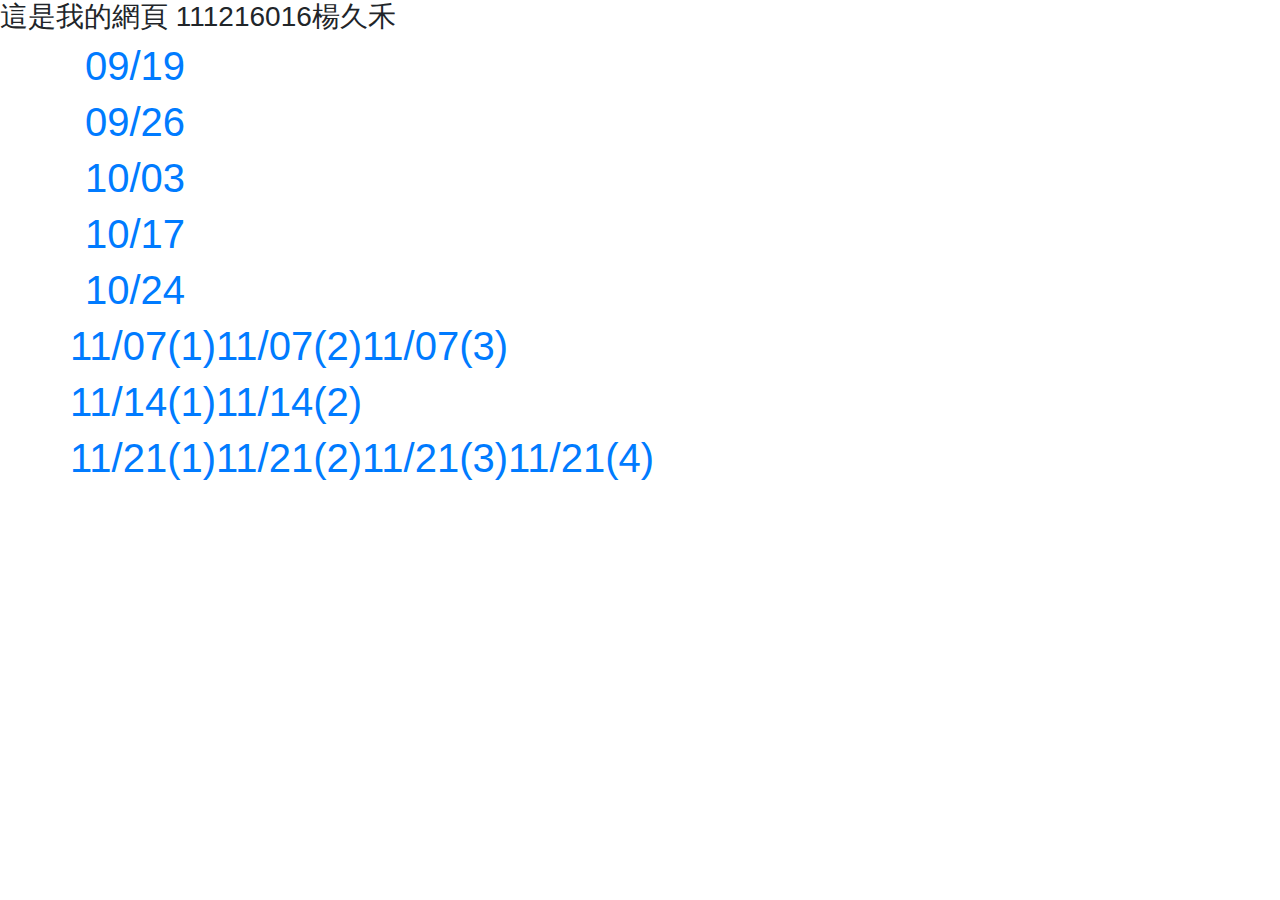
<file: index.html>
<!doctype html>
<html>
<head>
	
<meta charset="utf-8">
<meta http-equiv="X-UA-Compatible" content="IE=edge">
<meta name="viewport" content="width=device-width, initial-scale=1.0">
<title>EDCL's Site</title>
<link href="css/bootstrap-4.4.1.css" rel="stylesheet" type="text/css">
	
</head>

<body>
	<h3>這是我的網頁   111216016楊久禾</h3>

<div class="container">
		
		<h1><a href="0919/index1.html">09/19</a></h1>
		<h1><a href="0926/0926_1.html">09/26</a></h1>
  <h1><a href="1003/1003.html">10/03</a></h1>
	<h1><a href="1017/1017.html">10/17</a></h1>
		<h1><a href="1024/1024.html">10/24</a></h1>
		
		<div class ="row">
			<h1><a href="1107/1107-1.html">11/07(1)</a></h1>
			<h1><a href="1107/1107-2.html">11/07(2)</a></h1>
			<h1><a href="1107/1107-3.html">11/07(3)</a></h1>
		</div>
		<div class ="row">
		
		  <h1><a href="1114/1114-1.html">11/14(1)</a></h1>
		  <h1><a href="1114/1114-2.html">11/14(2)</a></h1>
		</div>
		<div class ="row">
		  <h1><a href="1121/1121-1.html">11/21(1)</a></h1>
		  <h1><a href="1121/1121-2.html">11/21(2)</a></h1>
		  <h1><a href="1121/1121-3.html">11/21(3)</a></h1>
		  <h1><a href="1121/1121-4.html">11/21(4)</a></h1>
		</div>
	</div>
	
</body>
	
</html>
</file>
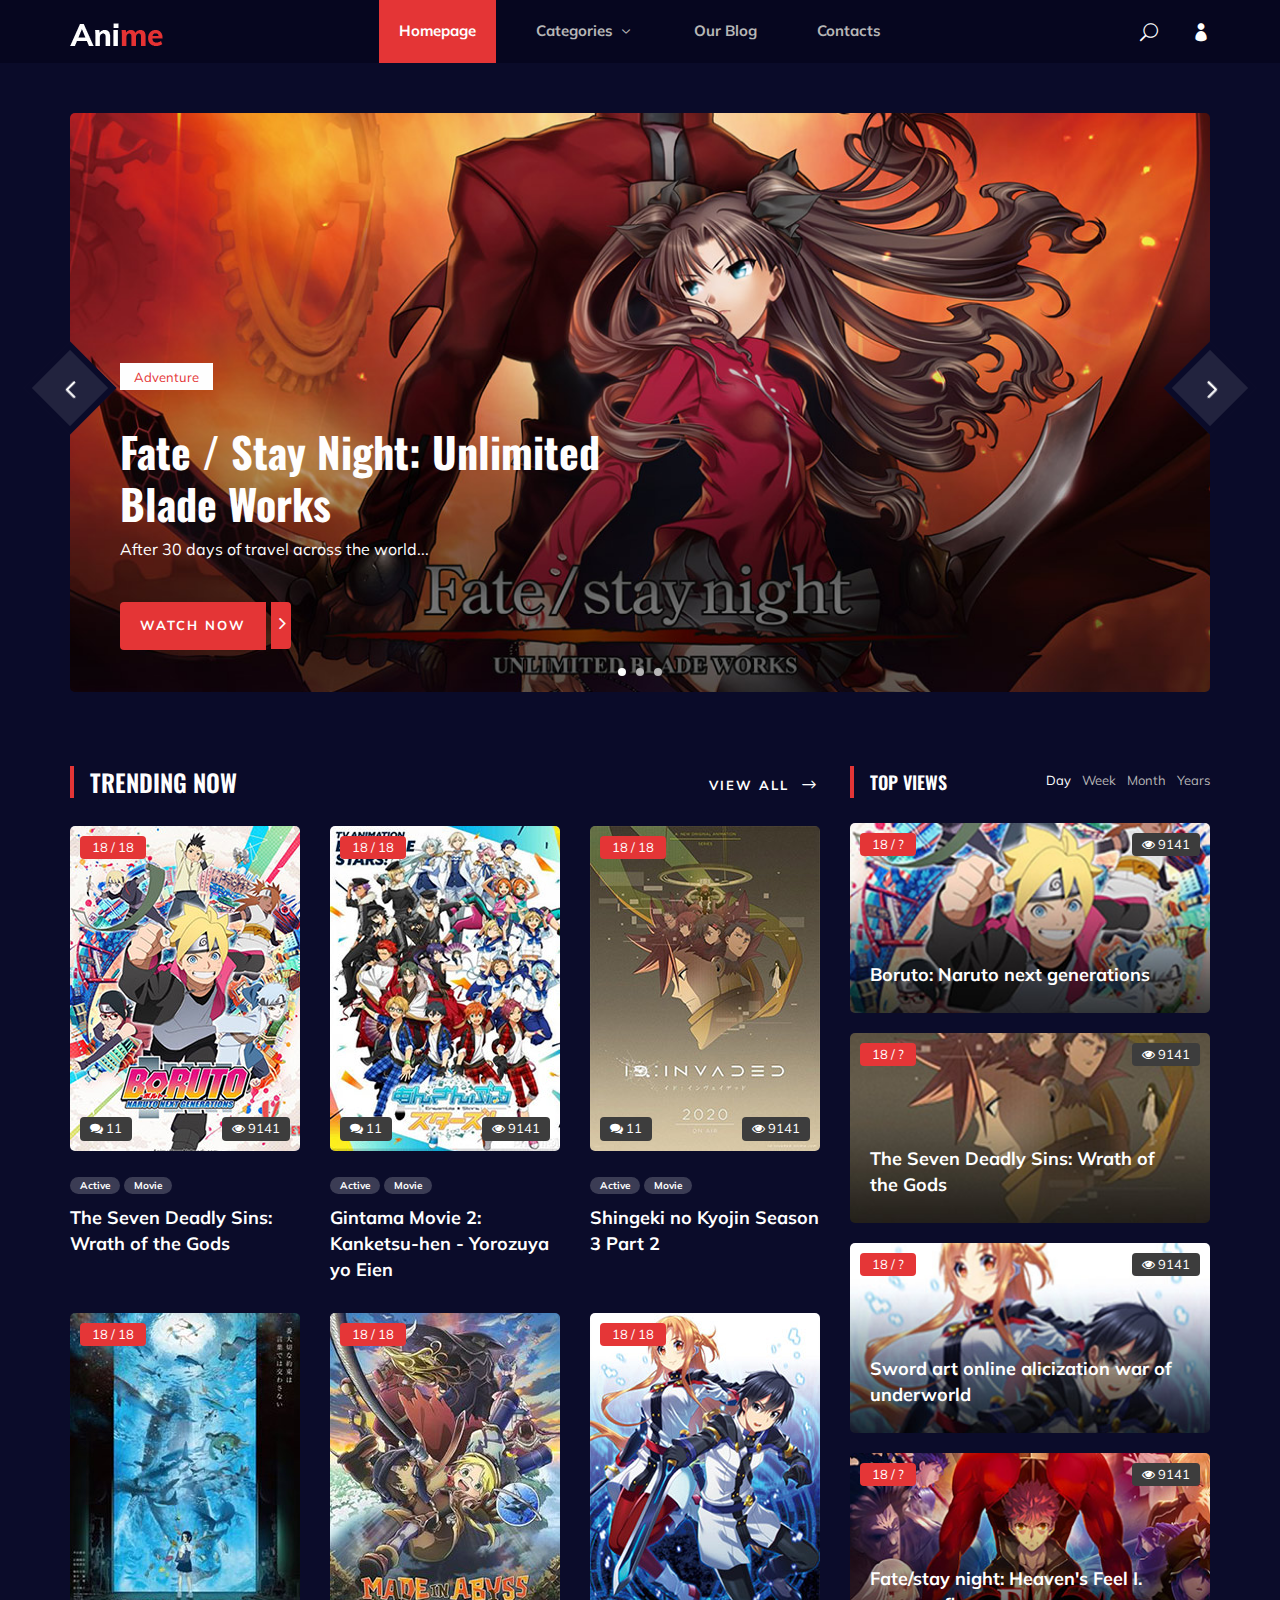
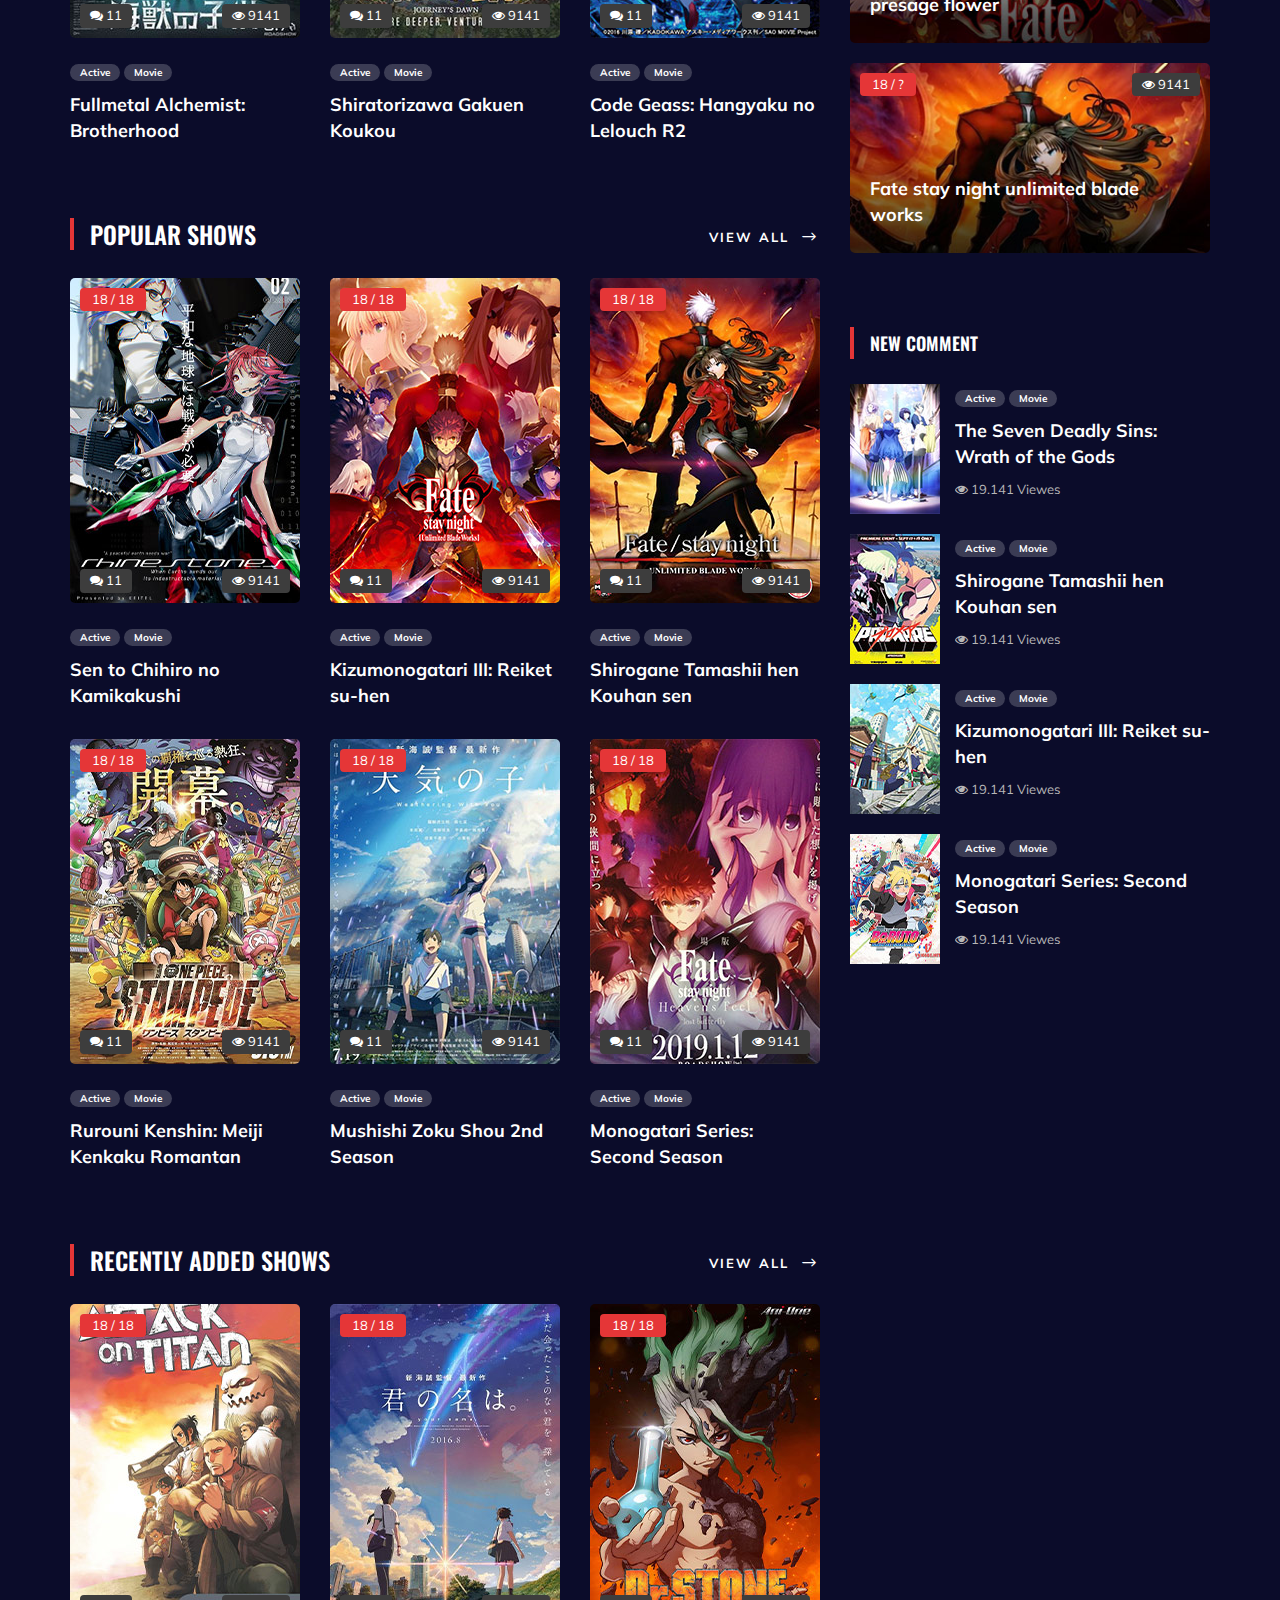
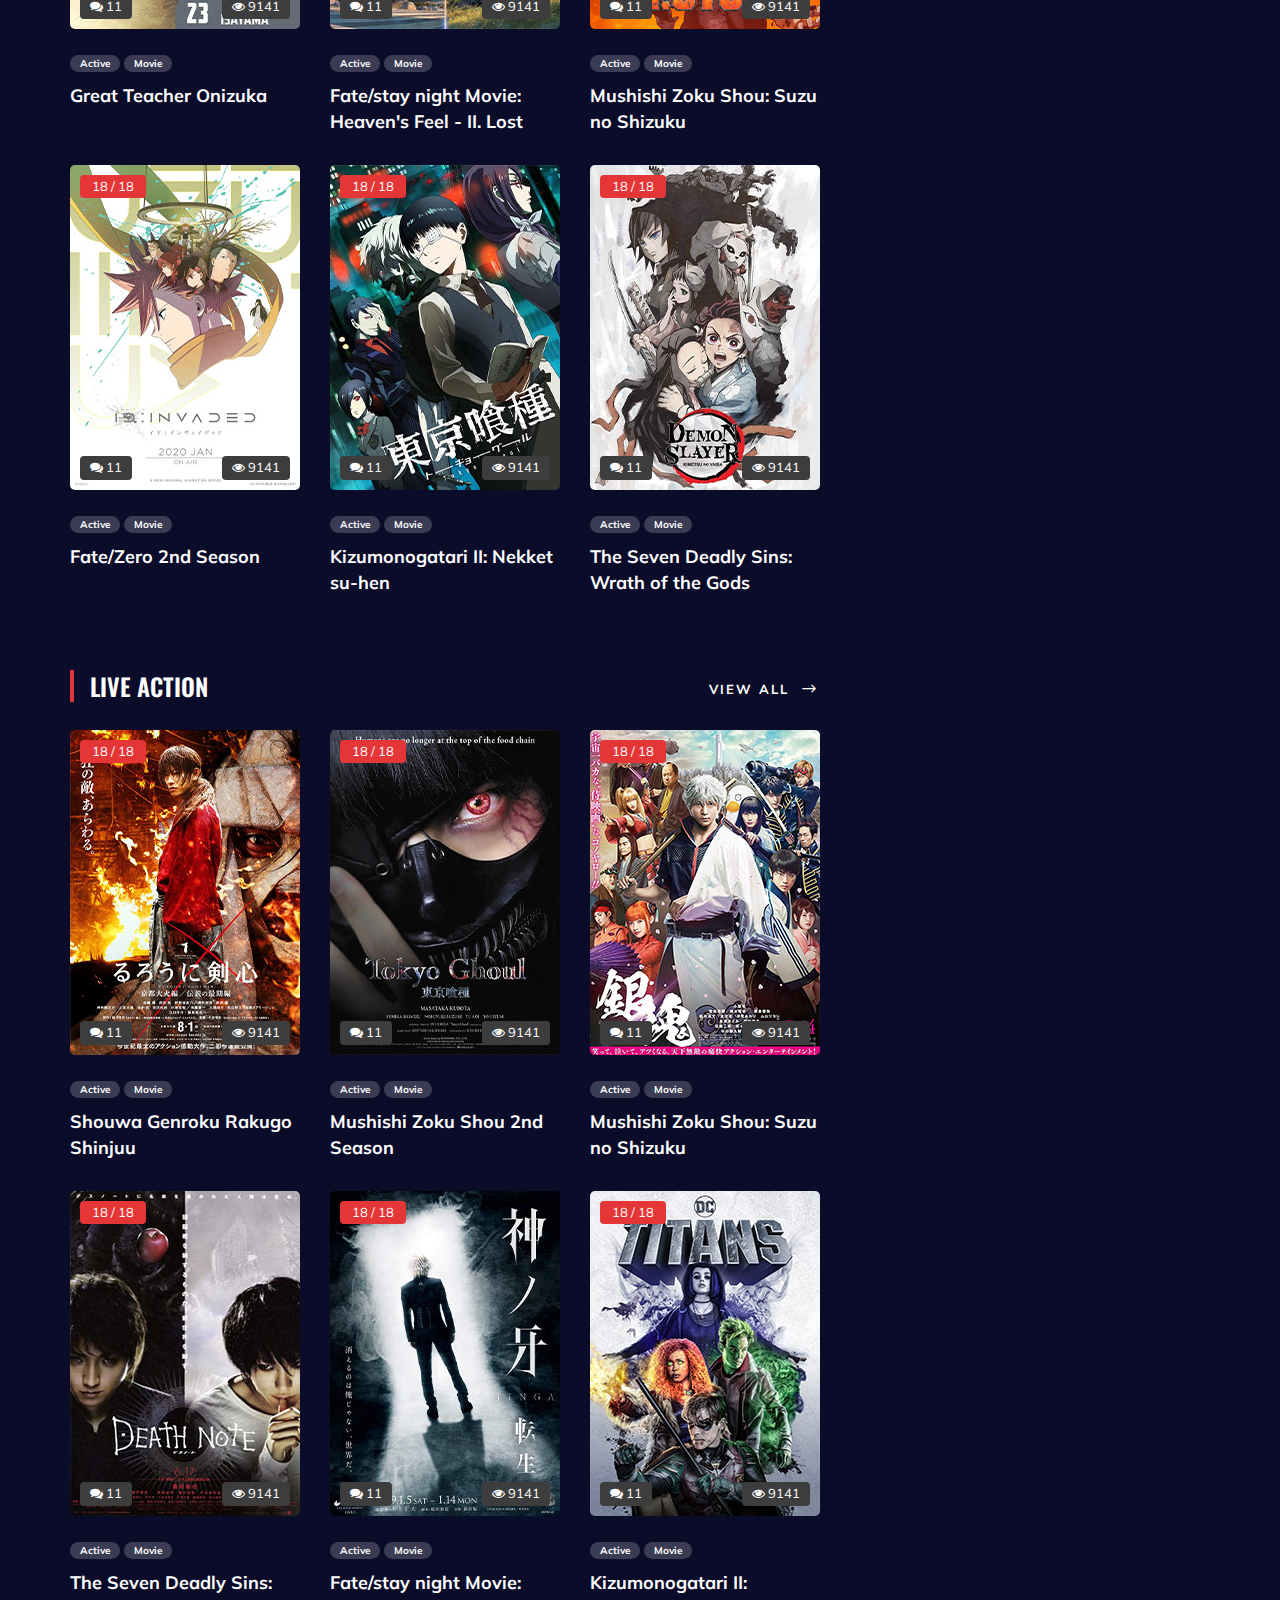
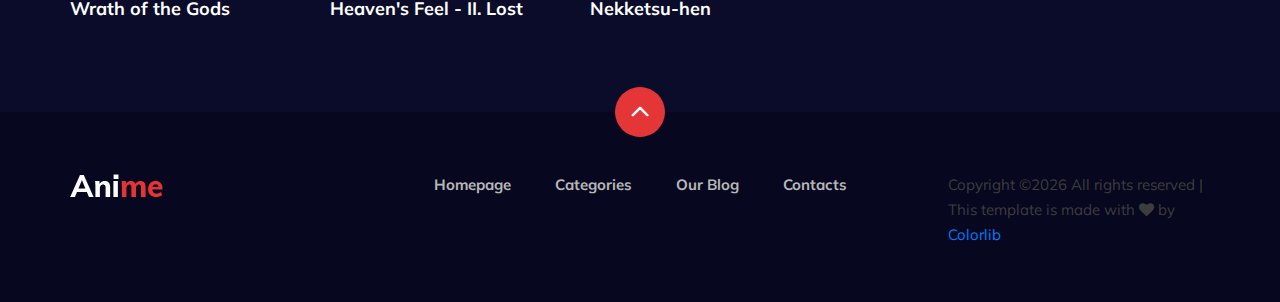
<file: anime/index.html>
<!DOCTYPE html>
<html lang="zxx">

<head>
    <meta charset="UTF-8">
    <meta name="description" content="Anime Template">
    <meta name="keywords" content="Anime, unica, creative, html">
    <meta name="viewport" content="width=device-width, initial-scale=1.0">
    <meta http-equiv="X-UA-Compatible" content="ie=edge">
    <title>Anime | Template</title>

    <!-- Google Font -->
    <link href="https://fonts.googleapis.com/css2?family=Oswald:wght@300;400;500;600;700&display=swap" rel="stylesheet">
    <link href="https://fonts.googleapis.com/css2?family=Mulish:wght@300;400;500;600;700;800;900&display=swap"
    rel="stylesheet">

    <!-- Css Styles -->
    <link rel="stylesheet" href="css/bootstrap.min.css" type="text/css">
    <link rel="stylesheet" href="css/font-awesome.min.css" type="text/css">
    <link rel="stylesheet" href="css/elegant-icons.css" type="text/css">
    <link rel="stylesheet" href="css/plyr.css" type="text/css">
    <link rel="stylesheet" href="css/nice-select.css" type="text/css">
    <link rel="stylesheet" href="css/owl.carousel.min.css" type="text/css">
    <link rel="stylesheet" href="css/slicknav.min.css" type="text/css">
    <link rel="stylesheet" href="css/style.css" type="text/css">
</head>

<body>
    <!-- Page Preloder -->
    <div id="preloder">
        <div class="loader"></div>
    </div>

    <!-- Header Section Begin -->
    <header class="header">
        <div class="container">
            <div class="row">
                <div class="col-lg-2">
                    <div class="header__logo">
                        <a href="./index.html">
                            <img src="img/logo.png" alt="">
                        </a>
                    </div>
                </div>
                <div class="col-lg-8">
                    <div class="header__nav">
                        <nav class="header__menu mobile-menu">
                            <ul>
                                <li class="active"><a href="./index.html">Homepage</a></li>
                                <li><a href="./categories.html">Categories <span class="arrow_carrot-down"></span></a>
                                    <ul class="dropdown">
                                        <li><a href="./categories.html">Categories</a></li>
                                        <li><a href="./anime-details.html">Anime Details</a></li>
                                        <li><a href="./anime-watching.html">Anime Watching</a></li>
                                        <li><a href="./blog-details.html">Blog Details</a></li>
                                        <li><a href="./signup.html">Sign Up</a></li>
                                        <li><a href="./login.html">Login</a></li>
                                    </ul>
                                </li>
                                <li><a href="./blog.html">Our Blog</a></li>
                                <li><a href="#">Contacts</a></li>
                            </ul>
                        </nav>
                    </div>
                </div>
                <div class="col-lg-2">
                    <div class="header__right">
                        <a href="#" class="search-switch"><span class="icon_search"></span></a>
                        <a href="./login.html"><span class="icon_profile"></span></a>
                    </div>
                </div>
            </div>
            <div id="mobile-menu-wrap"></div>
        </div>
    </header>
    <!-- Header End -->

    <!-- Hero Section Begin -->
    <section class="hero">
        <div class="container">
            <div class="hero__slider owl-carousel">
                <div class="hero__items set-bg" data-setbg="img/hero/hero-1.jpg">
                    <div class="row">
                        <div class="col-lg-6">
                            <div class="hero__text">
                                <div class="label">Adventure</div>
                                <h2>Fate / Stay Night: Unlimited Blade Works</h2>
                                <p>After 30 days of travel across the world...</p>
                                <a href="#"><span>Watch Now</span> <i class="fa fa-angle-right"></i></a>
                            </div>
                        </div>
                    </div>
                </div>
                <div class="hero__items set-bg" data-setbg="img/hero/hero-1.jpg">
                    <div class="row">
                        <div class="col-lg-6">
                            <div class="hero__text">
                                <div class="label">Adventure</div>
                                <h2>Fate / Stay Night: Unlimited Blade Works</h2>
                                <p>After 30 days of travel across the world...</p>
                                <a href="#"><span>Watch Now</span> <i class="fa fa-angle-right"></i></a>
                            </div>
                        </div>
                    </div>
                </div>
                <div class="hero__items set-bg" data-setbg="img/hero/hero-1.jpg">
                    <div class="row">
                        <div class="col-lg-6">
                            <div class="hero__text">
                                <div class="label">Adventure</div>
                                <h2>Fate / Stay Night: Unlimited Blade Works</h2>
                                <p>After 30 days of travel across the world...</p>
                                <a href="#"><span>Watch Now</span> <i class="fa fa-angle-right"></i></a>
                            </div>
                        </div>
                    </div>
                </div>
            </div>
        </div>
    </section>
    <!-- Hero Section End -->

    <!-- Product Section Begin -->
    <section class="product spad">
        <div class="container">
            <div class="row">
                <div class="col-lg-8">
                    <div class="trending__product">
                        <div class="row">
                            <div class="col-lg-8 col-md-8 col-sm-8">
                                <div class="section-title">
                                    <h4>Trending Now</h4>
                                </div>
                            </div>
                            <div class="col-lg-4 col-md-4 col-sm-4">
                                <div class="btn__all">
                                    <a href="#" class="primary-btn">View All <span class="arrow_right"></span></a>
                                </div>
                            </div>
                        </div>
                        <div class="row">
                            <div class="col-lg-4 col-md-6 col-sm-6">
                                <div class="product__item">
                                    <div class="product__item__pic set-bg" data-setbg="img/trending/trend-1.jpg">
                                        <div class="ep">18 / 18</div>
                                        <div class="comment"><i class="fa fa-comments"></i> 11</div>
                                        <div class="view"><i class="fa fa-eye"></i> 9141</div>
                                    </div>
                                    <div class="product__item__text">
                                        <ul>
                                            <li>Active</li>
                                            <li>Movie</li>
                                        </ul>
                                        <h5><a href="#">The Seven Deadly Sins: Wrath of the Gods</a></h5>
                                    </div>
                                </div>
                            </div>
                            <div class="col-lg-4 col-md-6 col-sm-6">
                                <div class="product__item">
                                    <div class="product__item__pic set-bg" data-setbg="img/trending/trend-2.jpg">
                                        <div class="ep">18 / 18</div>
                                        <div class="comment"><i class="fa fa-comments"></i> 11</div>
                                        <div class="view"><i class="fa fa-eye"></i> 9141</div>
                                    </div>
                                    <div class="product__item__text">
                                        <ul>
                                            <li>Active</li>
                                            <li>Movie</li>
                                        </ul>
                                        <h5><a href="#">Gintama Movie 2: Kanketsu-hen - Yorozuya yo Eien</a></h5>
                                    </div>
                                </div>
                            </div>
                            <div class="col-lg-4 col-md-6 col-sm-6">
                                <div class="product__item">
                                    <div class="product__item__pic set-bg" data-setbg="img/trending/trend-3.jpg">
                                        <div class="ep">18 / 18</div>
                                        <div class="comment"><i class="fa fa-comments"></i> 11</div>
                                        <div class="view"><i class="fa fa-eye"></i> 9141</div>
                                    </div>
                                    <div class="product__item__text">
                                        <ul>
                                            <li>Active</li>
                                            <li>Movie</li>
                                        </ul>
                                        <h5><a href="#">Shingeki no Kyojin Season 3 Part 2</a></h5>
                                    </div>
                                </div>
                            </div>
                            <div class="col-lg-4 col-md-6 col-sm-6">
                                <div class="product__item">
                                    <div class="product__item__pic set-bg" data-setbg="img/trending/trend-4.jpg">
                                        <div class="ep">18 / 18</div>
                                        <div class="comment"><i class="fa fa-comments"></i> 11</div>
                                        <div class="view"><i class="fa fa-eye"></i> 9141</div>
                                    </div>
                                    <div class="product__item__text">
                                        <ul>
                                            <li>Active</li>
                                            <li>Movie</li>
                                        </ul>
                                        <h5><a href="#">Fullmetal Alchemist: Brotherhood</a></h5>
                                    </div>
                                </div>
                            </div>
                            <div class="col-lg-4 col-md-6 col-sm-6">
                                <div class="product__item">
                                    <div class="product__item__pic set-bg" data-setbg="img/trending/trend-5.jpg">
                                        <div class="ep">18 / 18</div>
                                        <div class="comment"><i class="fa fa-comments"></i> 11</div>
                                        <div class="view"><i class="fa fa-eye"></i> 9141</div>
                                    </div>
                                    <div class="product__item__text">
                                        <ul>
                                            <li>Active</li>
                                            <li>Movie</li>
                                        </ul>
                                        <h5><a href="#">Shiratorizawa Gakuen Koukou</a></h5>
                                    </div>
                                </div>
                            </div>
                            <div class="col-lg-4 col-md-6 col-sm-6">
                                <div class="product__item">
                                    <div class="product__item__pic set-bg" data-setbg="img/trending/trend-6.jpg">
                                        <div class="ep">18 / 18</div>
                                        <div class="comment"><i class="fa fa-comments"></i> 11</div>
                                        <div class="view"><i class="fa fa-eye"></i> 9141</div>
                                    </div>
                                    <div class="product__item__text">
                                        <ul>
                                            <li>Active</li>
                                            <li>Movie</li>
                                        </ul>
                                        <h5><a href="#">Code Geass: Hangyaku no Lelouch R2</a></h5>
                                    </div>
                                </div>
                            </div>
                        </div>
                    </div>
                    <div class="popular__product">
                        <div class="row">
                            <div class="col-lg-8 col-md-8 col-sm-8">
                                <div class="section-title">
                                    <h4>Popular Shows</h4>
                                </div>
                            </div>
                            <div class="col-lg-4 col-md-4 col-sm-4">
                                <div class="btn__all">
                                    <a href="#" class="primary-btn">View All <span class="arrow_right"></span></a>
                                </div>
                            </div>
                        </div>
                        <div class="row">
                            <div class="col-lg-4 col-md-6 col-sm-6">
                                <div class="product__item">
                                    <div class="product__item__pic set-bg" data-setbg="img/popular/popular-1.jpg">
                                        <div class="ep">18 / 18</div>
                                        <div class="comment"><i class="fa fa-comments"></i> 11</div>
                                        <div class="view"><i class="fa fa-eye"></i> 9141</div>
                                    </div>
                                    <div class="product__item__text">
                                        <ul>
                                            <li>Active</li>
                                            <li>Movie</li>
                                        </ul>
                                        <h5><a href="#">Sen to Chihiro no Kamikakushi</a></h5>
                                    </div>
                                </div>
                            </div>
                            <div class="col-lg-4 col-md-6 col-sm-6">
                                <div class="product__item">
                                    <div class="product__item__pic set-bg" data-setbg="img/popular/popular-2.jpg">
                                        <div class="ep">18 / 18</div>
                                        <div class="comment"><i class="fa fa-comments"></i> 11</div>
                                        <div class="view"><i class="fa fa-eye"></i> 9141</div>
                                    </div>
                                    <div class="product__item__text">
                                        <ul>
                                            <li>Active</li>
                                            <li>Movie</li>
                                        </ul>
                                        <h5><a href="#">Kizumonogatari III: Reiket su-hen</a></h5>
                                    </div>
                                </div>
                            </div>
                            <div class="col-lg-4 col-md-6 col-sm-6">
                                <div class="product__item">
                                    <div class="product__item__pic set-bg" data-setbg="img/popular/popular-3.jpg">
                                        <div class="ep">18 / 18</div>
                                        <div class="comment"><i class="fa fa-comments"></i> 11</div>
                                        <div class="view"><i class="fa fa-eye"></i> 9141</div>
                                    </div>
                                    <div class="product__item__text">
                                        <ul>
                                            <li>Active</li>
                                            <li>Movie</li>
                                        </ul>
                                        <h5><a href="#">Shirogane Tamashii hen Kouhan sen</a></h5>
                                    </div>
                                </div>
                            </div>
                            <div class="col-lg-4 col-md-6 col-sm-6">
                                <div class="product__item">
                                    <div class="product__item__pic set-bg" data-setbg="img/popular/popular-4.jpg">
                                        <div class="ep">18 / 18</div>
                                        <div class="comment"><i class="fa fa-comments"></i> 11</div>
                                        <div class="view"><i class="fa fa-eye"></i> 9141</div>
                                    </div>
                                    <div class="product__item__text">
                                        <ul>
                                            <li>Active</li>
                                            <li>Movie</li>
                                        </ul>
                                        <h5><a href="#">Rurouni Kenshin: Meiji Kenkaku Romantan</a></h5>
                                    </div>
                                </div>
                            </div>
                            <div class="col-lg-4 col-md-6 col-sm-6">
                                <div class="product__item">
                                    <div class="product__item__pic set-bg" data-setbg="img/popular/popular-5.jpg">
                                        <div class="ep">18 / 18</div>
                                        <div class="comment"><i class="fa fa-comments"></i> 11</div>
                                        <div class="view"><i class="fa fa-eye"></i> 9141</div>
                                    </div>
                                    <div class="product__item__text">
                                        <ul>
                                            <li>Active</li>
                                            <li>Movie</li>
                                        </ul>
                                        <h5><a href="#">Mushishi Zoku Shou 2nd Season</a></h5>
                                    </div>
                                </div>
                            </div>
                            <div class="col-lg-4 col-md-6 col-sm-6">
                                <div class="product__item">
                                    <div class="product__item__pic set-bg" data-setbg="img/popular/popular-6.jpg">
                                        <div class="ep">18 / 18</div>
                                        <div class="comment"><i class="fa fa-comments"></i> 11</div>
                                        <div class="view"><i class="fa fa-eye"></i> 9141</div>
                                    </div>
                                    <div class="product__item__text">
                                        <ul>
                                            <li>Active</li>
                                            <li>Movie</li>
                                        </ul>
                                        <h5><a href="#">Monogatari Series: Second Season</a></h5>
                                    </div>
                                </div>
                            </div>
                        </div>
                    </div>
                    <div class="recent__product">
                        <div class="row">
                            <div class="col-lg-8 col-md-8 col-sm-8">
                                <div class="section-title">
                                    <h4>Recently Added Shows</h4>
                                </div>
                            </div>
                            <div class="col-lg-4 col-md-4 col-sm-4">
                                <div class="btn__all">
                                    <a href="#" class="primary-btn">View All <span class="arrow_right"></span></a>
                                </div>
                            </div>
                        </div>
                        <div class="row">
                            <div class="col-lg-4 col-md-6 col-sm-6">
                                <div class="product__item">
                                    <div class="product__item__pic set-bg" data-setbg="img/recent/recent-1.jpg">
                                        <div class="ep">18 / 18</div>
                                        <div class="comment"><i class="fa fa-comments"></i> 11</div>
                                        <div class="view"><i class="fa fa-eye"></i> 9141</div>
                                    </div>
                                    <div class="product__item__text">
                                        <ul>
                                            <li>Active</li>
                                            <li>Movie</li>
                                        </ul>
                                        <h5><a href="#">Great Teacher Onizuka</a></h5>
                                    </div>
                                </div>
                            </div>
                            <div class="col-lg-4 col-md-6 col-sm-6">
                                <div class="product__item">
                                    <div class="product__item__pic set-bg" data-setbg="img/recent/recent-2.jpg">
                                        <div class="ep">18 / 18</div>
                                        <div class="comment"><i class="fa fa-comments"></i> 11</div>
                                        <div class="view"><i class="fa fa-eye"></i> 9141</div>
                                    </div>
                                    <div class="product__item__text">
                                        <ul>
                                            <li>Active</li>
                                            <li>Movie</li>
                                        </ul>
                                        <h5><a href="#">Fate/stay night Movie: Heaven's Feel - II. Lost</a></h5>
                                    </div>
                                </div>
                            </div>
                            <div class="col-lg-4 col-md-6 col-sm-6">
                                <div class="product__item">
                                    <div class="product__item__pic set-bg" data-setbg="img/recent/recent-3.jpg">
                                        <div class="ep">18 / 18</div>
                                        <div class="comment"><i class="fa fa-comments"></i> 11</div>
                                        <div class="view"><i class="fa fa-eye"></i> 9141</div>
                                    </div>
                                    <div class="product__item__text">
                                        <ul>
                                            <li>Active</li>
                                            <li>Movie</li>
                                        </ul>
                                        <h5><a href="#">Mushishi Zoku Shou: Suzu no Shizuku</a></h5>
                                    </div>
                                </div>
                            </div>
                            <div class="col-lg-4 col-md-6 col-sm-6">
                                <div class="product__item">
                                    <div class="product__item__pic set-bg" data-setbg="img/recent/recent-4.jpg">
                                        <div class="ep">18 / 18</div>
                                        <div class="comment"><i class="fa fa-comments"></i> 11</div>
                                        <div class="view"><i class="fa fa-eye"></i> 9141</div>
                                    </div>
                                    <div class="product__item__text">
                                        <ul>
                                            <li>Active</li>
                                            <li>Movie</li>
                                        </ul>
                                        <h5><a href="#">Fate/Zero 2nd Season</a></h5>
                                    </div>
                                </div>
                            </div>
                            <div class="col-lg-4 col-md-6 col-sm-6">
                                <div class="product__item">
                                    <div class="product__item__pic set-bg" data-setbg="img/recent/recent-5.jpg">
                                        <div class="ep">18 / 18</div>
                                        <div class="comment"><i class="fa fa-comments"></i> 11</div>
                                        <div class="view"><i class="fa fa-eye"></i> 9141</div>
                                    </div>
                                    <div class="product__item__text">
                                        <ul>
                                            <li>Active</li>
                                            <li>Movie</li>
                                        </ul>
                                        <h5><a href="#">Kizumonogatari II: Nekket su-hen</a></h5>
                                    </div>
                                </div>
                            </div>
                            <div class="col-lg-4 col-md-6 col-sm-6">
                                <div class="product__item">
                                    <div class="product__item__pic set-bg" data-setbg="img/recent/recent-6.jpg">
                                        <div class="ep">18 / 18</div>
                                        <div class="comment"><i class="fa fa-comments"></i> 11</div>
                                        <div class="view"><i class="fa fa-eye"></i> 9141</div>
                                    </div>
                                    <div class="product__item__text">
                                        <ul>
                                            <li>Active</li>
                                            <li>Movie</li>
                                        </ul>
                                        <h5><a href="#">The Seven Deadly Sins: Wrath of the Gods</a></h5>
                                    </div>
                                </div>
                            </div>
                        </div>
                    </div>
                    <div class="live__product">
                        <div class="row">
                            <div class="col-lg-8 col-md-8 col-sm-8">
                                <div class="section-title">
                                    <h4>Live Action</h4>
                                </div>
                            </div>
                            <div class="col-lg-4 col-md-4 col-sm-4">
                                <div class="btn__all">
                                    <a href="#" class="primary-btn">View All <span class="arrow_right"></span></a>
                                </div>
                            </div>
                        </div>
                        <div class="row">
                            <div class="col-lg-4 col-md-6 col-sm-6">
                                <div class="product__item">
                                    <div class="product__item__pic set-bg" data-setbg="img/live/live-1.jpg">
                                        <div class="ep">18 / 18</div>
                                        <div class="comment"><i class="fa fa-comments"></i> 11</div>
                                        <div class="view"><i class="fa fa-eye"></i> 9141</div>
                                    </div>
                                    <div class="product__item__text">
                                        <ul>
                                            <li>Active</li>
                                            <li>Movie</li>
                                        </ul>
                                        <h5><a href="#">Shouwa Genroku Rakugo Shinjuu</a></h5>
                                    </div>
                                </div>
                            </div>
                            <div class="col-lg-4 col-md-6 col-sm-6">
                                <div class="product__item">
                                    <div class="product__item__pic set-bg" data-setbg="img/live/live-2.jpg">
                                        <div class="ep">18 / 18</div>
                                        <div class="comment"><i class="fa fa-comments"></i> 11</div>
                                        <div class="view"><i class="fa fa-eye"></i> 9141</div>
                                    </div>
                                    <div class="product__item__text">
                                        <ul>
                                            <li>Active</li>
                                            <li>Movie</li>
                                        </ul>
                                        <h5><a href="#">Mushishi Zoku Shou 2nd Season</a></h5>
                                    </div>
                                </div>
                            </div>
                            <div class="col-lg-4 col-md-6 col-sm-6">
                                <div class="product__item">
                                    <div class="product__item__pic set-bg" data-setbg="img/live/live-3.jpg">
                                        <div class="ep">18 / 18</div>
                                        <div class="comment"><i class="fa fa-comments"></i> 11</div>
                                        <div class="view"><i class="fa fa-eye"></i> 9141</div>
                                    </div>
                                    <div class="product__item__text">
                                        <ul>
                                            <li>Active</li>
                                            <li>Movie</li>
                                        </ul>
                                        <h5><a href="#">Mushishi Zoku Shou: Suzu no Shizuku</a></h5>
                                    </div>
                                </div>
                            </div>
                            <div class="col-lg-4 col-md-6 col-sm-6">
                                <div class="product__item">
                                    <div class="product__item__pic set-bg" data-setbg="img/live/live-4.jpg">
                                        <div class="ep">18 / 18</div>
                                        <div class="comment"><i class="fa fa-comments"></i> 11</div>
                                        <div class="view"><i class="fa fa-eye"></i> 9141</div>
                                    </div>
                                    <div class="product__item__text">
                                        <ul>
                                            <li>Active</li>
                                            <li>Movie</li>
                                        </ul>
                                        <h5><a href="#">The Seven Deadly Sins: Wrath of the Gods</a></h5>
                                    </div>
                                </div>
                            </div>
                            <div class="col-lg-4 col-md-6 col-sm-6">
                                <div class="product__item">
                                    <div class="product__item__pic set-bg" data-setbg="img/live/live-5.jpg">
                                        <div class="ep">18 / 18</div>
                                        <div class="comment"><i class="fa fa-comments"></i> 11</div>
                                        <div class="view"><i class="fa fa-eye"></i> 9141</div>
                                    </div>
                                    <div class="product__item__text">
                                        <ul>
                                            <li>Active</li>
                                            <li>Movie</li>
                                        </ul>
                                        <h5><a href="#">Fate/stay night Movie: Heaven's Feel - II. Lost</a></h5>
                                    </div>
                                </div>
                            </div>
                            <div class="col-lg-4 col-md-6 col-sm-6">
                                <div class="product__item">
                                    <div class="product__item__pic set-bg" data-setbg="img/live/live-6.jpg">
                                        <div class="ep">18 / 18</div>
                                        <div class="comment"><i class="fa fa-comments"></i> 11</div>
                                        <div class="view"><i class="fa fa-eye"></i> 9141</div>
                                    </div>
                                    <div class="product__item__text">
                                        <ul>
                                            <li>Active</li>
                                            <li>Movie</li>
                                        </ul>
                                        <h5><a href="#">Kizumonogatari II: Nekketsu-hen</a></h5>
                                    </div>
                                </div>
                            </div>
                        </div>
                    </div>
                </div>
                <div class="col-lg-4 col-md-6 col-sm-8">
                    <div class="product__sidebar">
                        <div class="product__sidebar__view">
                            <div class="section-title">
                                <h5>Top Views</h5>
                            </div>
                            <ul class="filter__controls">
                                <li class="active" data-filter="*">Day</li>
                                <li data-filter=".week">Week</li>
                                <li data-filter=".month">Month</li>
                                <li data-filter=".years">Years</li>
                            </ul>
                            <div class="filter__gallery">
                                <div class="product__sidebar__view__item set-bg mix day years"
                                data-setbg="img/sidebar/tv-1.jpg">
                                <div class="ep">18 / ?</div>
                                <div class="view"><i class="fa fa-eye"></i> 9141</div>
                                <h5><a href="#">Boruto: Naruto next generations</a></h5>
                            </div>
                            <div class="product__sidebar__view__item set-bg mix month week"
                            data-setbg="img/sidebar/tv-2.jpg">
                            <div class="ep">18 / ?</div>
                            <div class="view"><i class="fa fa-eye"></i> 9141</div>
                            <h5><a href="#">The Seven Deadly Sins: Wrath of the Gods</a></h5>
                        </div>
                        <div class="product__sidebar__view__item set-bg mix week years"
                        data-setbg="img/sidebar/tv-3.jpg">
                        <div class="ep">18 / ?</div>
                        <div class="view"><i class="fa fa-eye"></i> 9141</div>
                        <h5><a href="#">Sword art online alicization war of underworld</a></h5>
                    </div>
                    <div class="product__sidebar__view__item set-bg mix years month"
                    data-setbg="img/sidebar/tv-4.jpg">
                    <div class="ep">18 / ?</div>
                    <div class="view"><i class="fa fa-eye"></i> 9141</div>
                    <h5><a href="#">Fate/stay night: Heaven's Feel I. presage flower</a></h5>
                </div>
                <div class="product__sidebar__view__item set-bg mix day"
                data-setbg="img/sidebar/tv-5.jpg">
                <div class="ep">18 / ?</div>
                <div class="view"><i class="fa fa-eye"></i> 9141</div>
                <h5><a href="#">Fate stay night unlimited blade works</a></h5>
            </div>
        </div>
    </div>
    <div class="product__sidebar__comment">
        <div class="section-title">
            <h5>New Comment</h5>
        </div>
        <div class="product__sidebar__comment__item">
            <div class="product__sidebar__comment__item__pic">
                <img src="img/sidebar/comment-1.jpg" alt="">
            </div>
            <div class="product__sidebar__comment__item__text">
                <ul>
                    <li>Active</li>
                    <li>Movie</li>
                </ul>
                <h5><a href="#">The Seven Deadly Sins: Wrath of the Gods</a></h5>
                <span><i class="fa fa-eye"></i> 19.141 Viewes</span>
            </div>
        </div>
        <div class="product__sidebar__comment__item">
            <div class="product__sidebar__comment__item__pic">
                <img src="img/sidebar/comment-2.jpg" alt="">
            </div>
            <div class="product__sidebar__comment__item__text">
                <ul>
                    <li>Active</li>
                    <li>Movie</li>
                </ul>
                <h5><a href="#">Shirogane Tamashii hen Kouhan sen</a></h5>
                <span><i class="fa fa-eye"></i> 19.141 Viewes</span>
            </div>
        </div>
        <div class="product__sidebar__comment__item">
            <div class="product__sidebar__comment__item__pic">
                <img src="img/sidebar/comment-3.jpg" alt="">
            </div>
            <div class="product__sidebar__comment__item__text">
                <ul>
                    <li>Active</li>
                    <li>Movie</li>
                </ul>
                <h5><a href="#">Kizumonogatari III: Reiket su-hen</a></h5>
                <span><i class="fa fa-eye"></i> 19.141 Viewes</span>
            </div>
        </div>
        <div class="product__sidebar__comment__item">
            <div class="product__sidebar__comment__item__pic">
                <img src="img/sidebar/comment-4.jpg" alt="">
            </div>
            <div class="product__sidebar__comment__item__text">
                <ul>
                    <li>Active</li>
                    <li>Movie</li>
                </ul>
                <h5><a href="#">Monogatari Series: Second Season</a></h5>
                <span><i class="fa fa-eye"></i> 19.141 Viewes</span>
            </div>
        </div>
    </div>
</div>
</div>
</div>
</div>
</section>
<!-- Product Section End -->

<!-- Footer Section Begin -->
<footer class="footer">
    <div class="page-up">
        <a href="#" id="scrollToTopButton"><span class="arrow_carrot-up"></span></a>
    </div>
    <div class="container">
        <div class="row">
            <div class="col-lg-3">
                <div class="footer__logo">
                    <a href="./index.html"><img src="img/logo.png" alt=""></a>
                </div>
            </div>
            <div class="col-lg-6">
                <div class="footer__nav">
                    <ul>
                        <li class="active"><a href="./index.html">Homepage</a></li>
                        <li><a href="./categories.html">Categories</a></li>
                        <li><a href="./blog.html">Our Blog</a></li>
                        <li><a href="#">Contacts</a></li>
                    </ul>
                </div>
            </div>
            <div class="col-lg-3">
                <p><!-- Link back to Colorlib can't be removed. Template is licensed under CC BY 3.0. -->
                  Copyright &copy;<script>document.write(new Date().getFullYear());</script> All rights reserved | This template is made with <i class="fa fa-heart" aria-hidden="true"></i> by <a href="https://colorlib.com" target="_blank">Colorlib</a>
                  <!-- Link back to Colorlib can't be removed. Template is licensed under CC BY 3.0. --></p>

              </div>
          </div>
      </div>
  </footer>
  <!-- Footer Section End -->

  <!-- Search model Begin -->
  <div class="search-model">
    <div class="h-100 d-flex align-items-center justify-content-center">
        <div class="search-close-switch"><i class="icon_close"></i></div>
        <form class="search-model-form">
            <input type="text" id="search-input" placeholder="Search here.....">
        </form>
    </div>
</div>
<!-- Search model end -->

<!-- Js Plugins -->
<script src="js/jquery-3.3.1.min.js"></script>
<script src="js/bootstrap.min.js"></script>
<script src="js/player.js"></script>
<script src="js/jquery.nice-select.min.js"></script>
<script src="js/mixitup.min.js"></script>
<script src="js/jquery.slicknav.js"></script>
<script src="js/owl.carousel.min.js"></script>
<script src="js/main.js"></script>


</body>

</html>
</file>
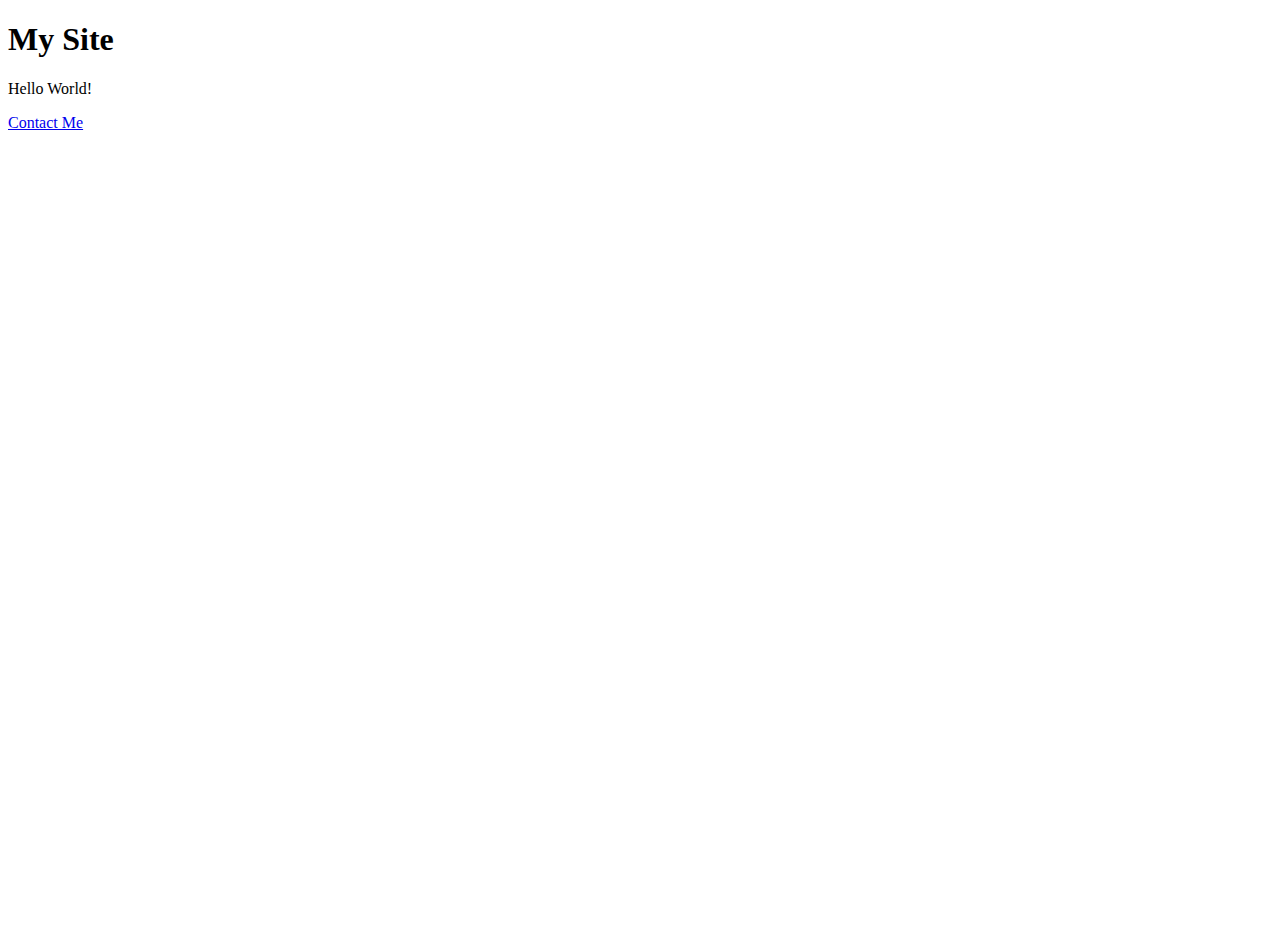
<file: 0919/index1.html>
<!doctype html>
<html><head>
<meta charset="utf-8">
<title>index</title>
</head>
	
<body>
	
<h1>My Site</h1>
<p>Hello World!</p>
<p><a href="john72945678@gmail.com">Contact Me</a></p>
<iframe width="560" height="315" src="https://www.youtube.com/embed/k-ulPyHSOPc?si=YLGTuZhc0MOPd_nZ" title="YouTube video player" frameborder="0" allow="accelerometer; autoplay; clipboard-write; encrypted-media; gyroscope; picture-in-picture; web-share" allowfullscreen></iframe>
	
<br>
	
<iframe src="https://www.google.com/maps/embed?pb=!1m18!1m12!1m3!1d3117109.4144596034!2d124.78456809376895!3d40.27459147108118!2m3!1f0!2f0!3f0!3m2!1i1024!2i768!4f13.1!3m3!1m2!1s0x357e02dae64f4337%3A0x3a0b871c3e1d861c!2z5YyX6Z-T!5e0!3m2!1szh-TW!2stw!4v1695085594637!5m2!1szh-TW!2stw" width="600" height="450" style="border:0;" allowfullscreen="" loading="lazy" referrerpolicy="no-referrer-when-downgrade"></iframe>
</body>

</html>
</file>
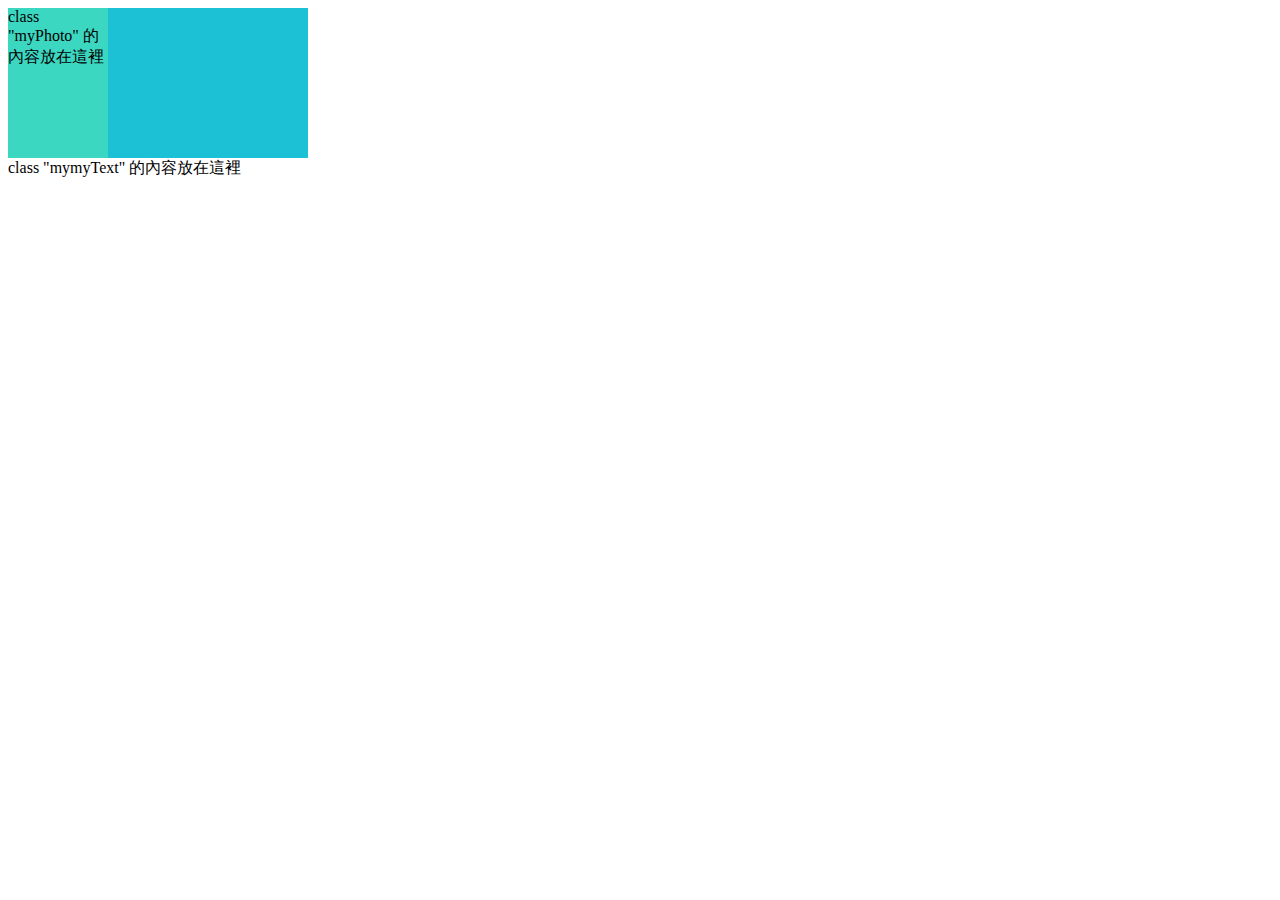
<file: 1003/1003.html>
<!doctype html>
<html>
<head>
	
<meta charset="utf-8">
<title>My_Site</title>
	
<link href="1003.css" rel="stylesheet" type="text/css">
</head>

<body>
	
	<div class="main">  
	
	  	<div class="myPhoto"> class "myPhoto" 的內容放在這裡</div>
		<div class="myText"> class "mymyText" 的內容放在這裡</div>
		
		
		
    </div>
	
</body>
</html>
</file>
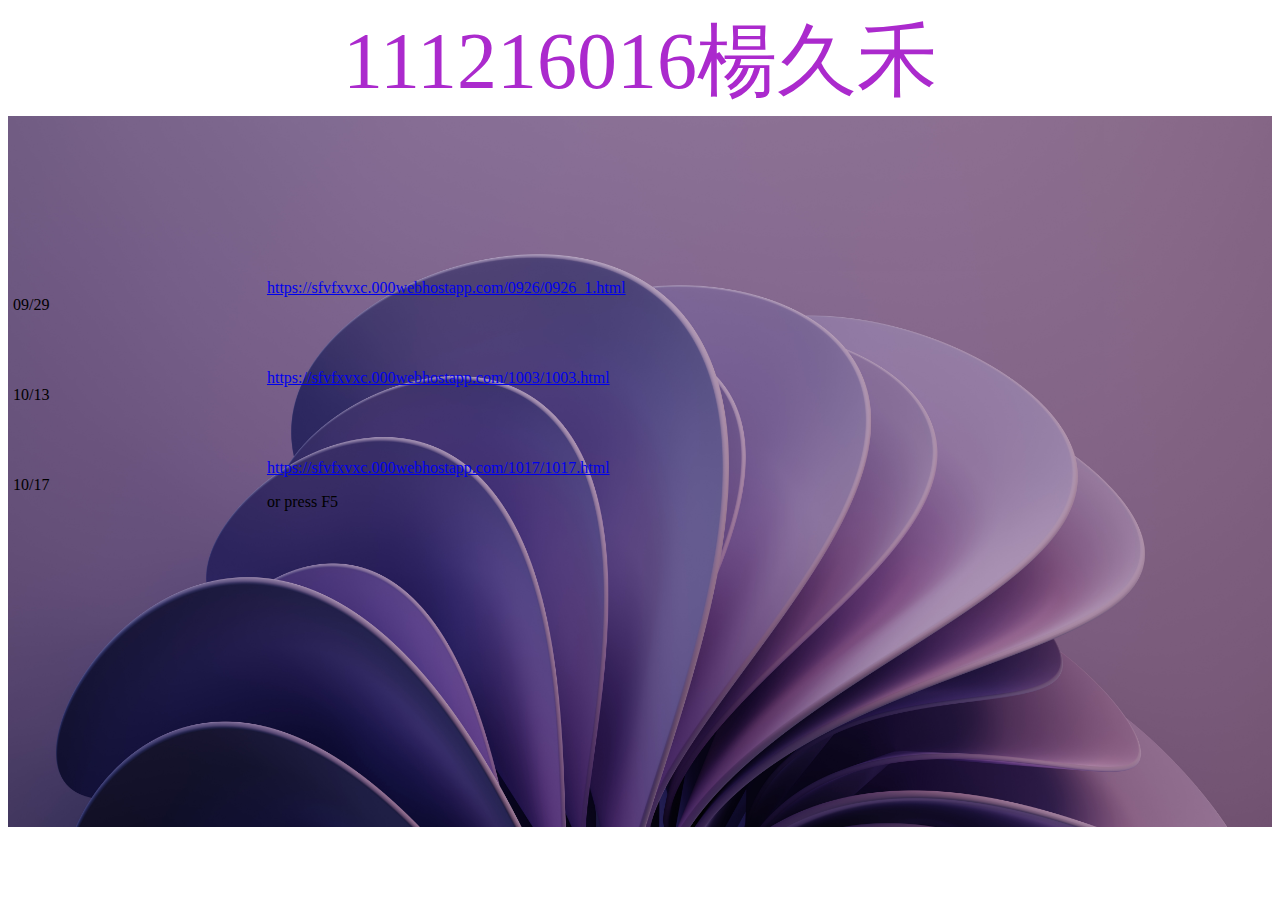
<file: 1017/1017.html>
<!doctype html>
<html>
<head>
<meta charset="utf-8">
<title>層層疊疊</title>
<link href="CSS/myCSS.css" rel="stylesheet" type="text/css">
</head>

<body>
	
	<div class="Banner">
		
	  <div class="SiteTitle">111216016楊久禾</div>
		
		<div class="BGImage">
			<img class="fluid" src="Image/BackgroundImage.jpg" alt=""/>
				
		</div>
    </div>
	
	<table class="myTable" width="723" border="1">
  <tbody>
    <tr>
      <td width="250">09/29</td>
      <td width="460"><p><a href="https://sfvfxvxc.000webhostapp.com/0926/0926_1.html">https://sfvfxvxc.000webhostapp.com/0926/0926_1.html</a></p>
      <p>&nbsp;</p></td>
    </tr>
    <tr>
      <td><p>10/13</p></td>
      <td><p><a href="https://sfvfxvxc.000webhostapp.com/1003/1003.html">https://sfvfxvxc.000webhostapp.com/1003/1003.html</a></p>
      <p>&nbsp;</p></td>
    </tr>
    <tr>
      <td><p>10/17</p></td>
      <td><p><a href="https://sfvfxvxc.000webhostapp.com/1017/1017.html">https://sfvfxvxc.000webhostapp.com/1017/1017.html</a></p>
      <p>or press F5</p></td>
    </tr>
  </tbody>
</table>

</body>
</html>
</file>
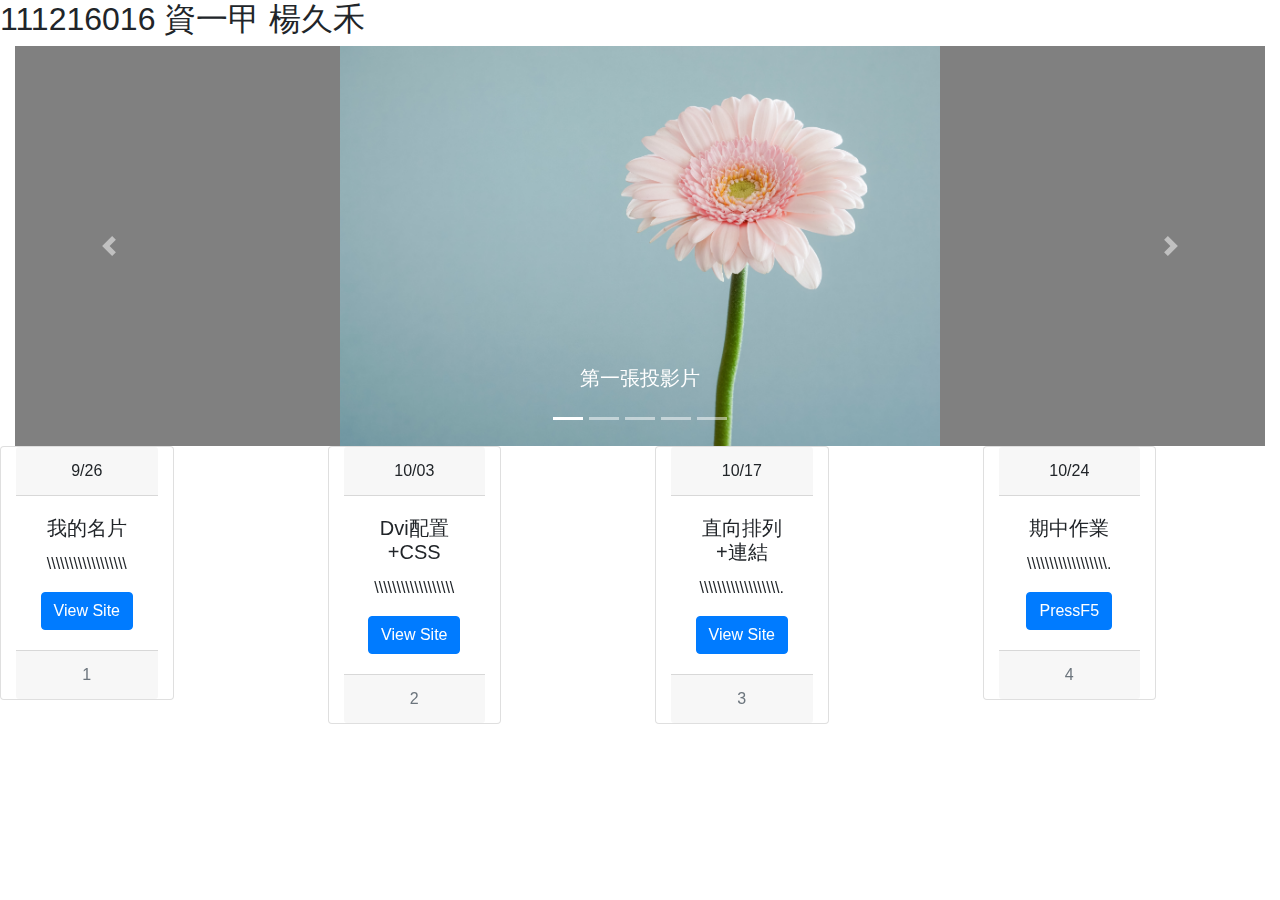
<file: 1024/1024.html>
<!doctype html>
<html>
<head>
<meta charset="utf-8">
<meta http-equiv="X-UA-Compatible" content="IE=edge">
<meta name="viewport" content="width=device-width, initial-scale=1.0">
<title>index</title>
<link href="css/bootstrap-4.4.1.css" rel="stylesheet" type="text/css">
	<h2>111216016 資一甲 楊久禾</h2>
</head>

<body>
	
<div class="container-fluid">
	<div id="carouselExampleIndicators1" class="carousel slide" data-ride="carousel" style="background-color: grey">
		  <ol class="carousel-indicators">
		    <li data-target="#carouselExampleIndicators1" data-slide-to="0" class="active"></li>
		    <li data-target="#carouselExampleIndicators1" data-slide-to="1"></li>
		    <li data-target="#carouselExampleIndicators1" data-slide-to="2"></li>
			<li data-target="#carouselExampleIndicators1" data-slide-to="3"></li>
		    <li data-target="#carouselExampleIndicators1" data-slide-to="4"></li>
      </ol>
		  <div class="carousel-inner" role="listbox">
			  
		    <div class="carousel-item active"> <img class="d-block mx-auto" src="images/Picture1.jpg" alt="First slide"
													width="600" height="400">
		      <div class="carousel-caption">
		        <h5>第一張投影片</h5>
		        <p></p>
	          </div>
	        </div>
		    <div class="carousel-item"> <img class="d-block mx-auto" src="images/Picture2.jpg" alt="Second slide"width="600" height="400">
		      <div class="carousel-caption">
		        <h5>第二張投影片</h5>
		        <p></p>
	          </div>
	        </div>
		    <div class="carousel-item"> <img class="d-block mx-auto" src="images/Picture3.jpg" alt="Third slide"width="600" height="800">
		      <div class="carousel-caption">
		        <h5>第三張投影片</h5>
		        <p></p>
	          </div>
	        </div>
			 <div class="carousel-item"> <img class="d-block mx-auto" src="images/Picture4.jpg" alt="Third slide"width="600" height="400">
		      <div class="carousel-caption">
		        <h5>第四張投影片</h5>
		        <p></p>
	          </div>
	        </div>
			 <div class="carousel-item"> <img class="d-block mx-auto" src="images/Picture5.jpg" alt="Third slide"width="600" height="600">
		      <div class="carousel-caption">
		        <h5>第五張投影片</h5>
		        <p></p>
	          </div>
	        </div>
      </div>
		  <a class="carousel-control-prev" href="#carouselExampleIndicators1" role="button" data-slide="prev"> <span class="carousel-control-prev-icon" aria-hidden="true"></span> <span class="sr-only">Previous</span> </a> <a class="carousel-control-next" href="#carouselExampleIndicators1" role="button" data-slide="next"> <span class="carousel-control-next-icon" aria-hidden="true"></span> <span class="sr-only">Next</span> </a> </div>
</div>
	
	
	
<div class="row">
	  <div class="col-xl-3">
	    <div class="card text-center col-md-4 col-xl-7">
		    <div class="card-header"> 9/26 </div>
		    <div class="card-body">
		      <h5 class="card-title">我的名片</h5>
		      <p class="card-text">\\\\\\\\\\\\\\\\\\</p>
		      <a href="#https://sfvfxvxc.000webhostapp.com/0926/0926_1.html" class="btn btn-primary">View Site</a> </div>
		    <div class="card-footer text-muted"> 1 </div>
	    </div>
    </div>
	  <div class="col-xl-3">
	    <div class="card text-center col-md-4 col-xl-7">
		    <div class="card-header"> 10/03 </div>
		    <div class="card-body">
		      <h5 class="card-title">Dvi配置+CSS</h5>
		      <p class="card-text">\\\\\\\\\\\\\\\\\\</p>
		      <a href="#https://sfvfxvxc.000webhostapp.com/1003/1003.html" class="btn btn-primary">View Site</a> </div>
		    <div class="card-footer text-muted"> 2 </div>
	    </div>
	</div>
	  <div class="col-xl-3">
	    <div class="card text-center col-md-4 col-xl-7">
		    <div class="card-header"> 10/17 </div>
		    <div class="card-body">
		      <h5 class="card-title">直向排列+連結</h5>
		      <p class="card-text">\\\\\\\\\\\\\\\\\\.</p>
		      <a href="#https://sfvfxvxc.000webhostapp.com/1017/1017.html" class="btn btn-primary">View Site</a> </div>
		    <div class="card-footer text-muted"> 3 </div>
	    </div>
	</div>
	  <div class="col-xl-3">
	    <div class="card text-center col-md-4 col-xl-7">
		    <div class="card-header"> 10/24 </div>
		    <div class="card-body">
		      <h5 class="card-title">期中作業</h5>
		      <p class="card-text">\\\\\\\\\\\\\\\\\\.</p>
		      <a href="#https://choice0980.github.io/1024/1024.html" class="btn btn-primary">PressF5</a> </div>
		    <div class="card-footer text-muted"> 4 </div>
	    </div>
	</div>
</div>
	
<script src="js/jquery-3.4.1.min.js"></script>
<script src="js/popper.min.js"></script>
<script src="js/bootstrap-4.4.1.js"></script>
	
</body>
</html>
</file>
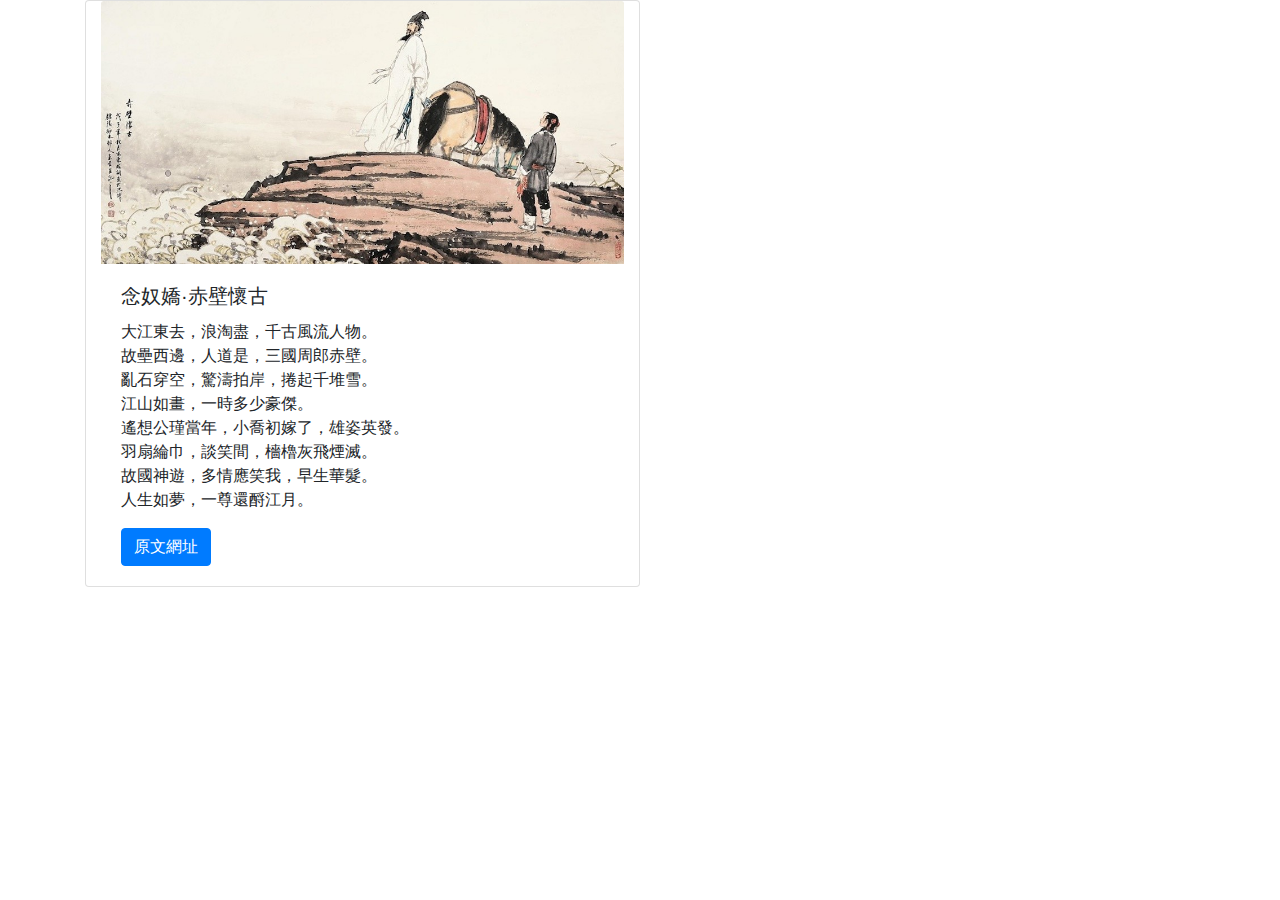
<file: 1107/1107-3.html>
<!doctype html>
<html>
<head>
<meta charset="utf-8">
<meta http-equiv="X-UA-Compatible" content="IE=edge">
<meta name="viewport" content="width=device-width, initial-scale=1.0">
<title>無標題文件</title>
<link href="css/bootstrap-4.4.1.css" rel="stylesheet" type="text/css">
</head>

<body>
<div class="container">
	
	<div class="card col-md-6"> 
		<img class="card-img-top" src="images/2-137.jpg" alt="Card image cap">
	  <div class="card-body">
	    <h5 class="card-title">念奴嬌·赤壁懷古</h5>
	    <p class="card-text">
			大江東去，浪淘盡，千古風流人物。<br>
			故壘西邊，人道是，三國周郎赤壁。<br>
			亂石穿空，驚濤拍岸，捲起千堆雪。<br>
			江山如畫，一時多少豪傑。<br>
			遙想公瑾當年，小喬初嫁了，雄姿英發。<br>
			羽扇綸巾，談笑間，檣櫓灰飛煙滅。<br>
			故國神遊，多情應笑我，早生華髮。<br>
			人生如夢，一尊還酹江月。<br>
		  </p>
	    <a href="https://fanti.dugushici.com/ancient_proses/48982" class="btn btn-primary">原文網址</a> 
		</div>
		
  </div>
</div>
</body>
</html>
</file>
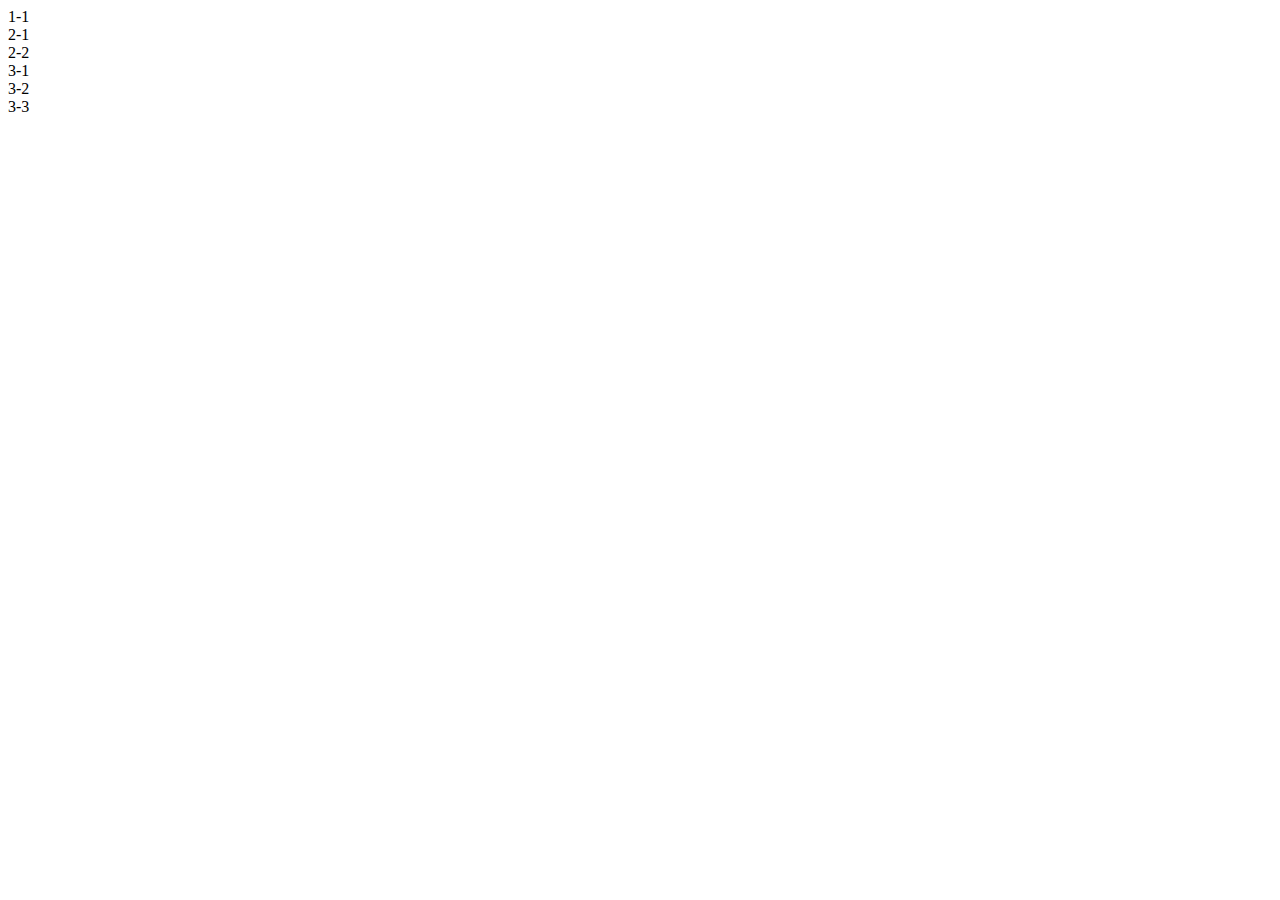
<file: 1114/1114-1.html>
<!doctype html>
<html>
<head>
	
	<meta charset="utf-8">
	<title>1114</title>
	<link href="https://cdn.jsdelivr.net/npm/bootstrap@5.1.1/dist/css/bootstrap.min.css" rel="stylesheet" integrity="sha384-F3w7mX95PdgyTmZZMECAngseQB83DfGTowi0iMjiWaeVhAn4FJkqJByhZMI3AhiU" crossorigin="anonymous">
	<script src="https://cdn.jsdelivr.net/npm/bootstrap@5.1.1/dist/js/bootstrap.bundle.min.js" integrity="sha384-/bQdsTh/da6pkI1MST/rWKFNjaCP5gBSY4sEBT38Q/9RBh9AH40zEOg7Hlq2THRZ" crossorigin="anonymous"></script>
	
</head>

<body>
	<div class ="container">
		<div class = "row">
			<div class="col-lg-12 col-12 col-md-12 bg-warning">1-1</div>
		</div>
		<div class = "row">
			<div class="col-lg-6 col-12 col-md-4 bg-info">2-1</div>
			<div class="col-lg-6 col-12 col-md-8 bg-success">2-2</div>
		</div>
		<div class = "row">
			<div class="col-lg-4 col-12 col-md-2 bg-primary">3-1</div>
			<div class="col-lg-4 col-12 col-md-4 bg-warning">3-2</div>
			<div class="col-lg-4 col-12 col-md-6 bg-danger">3-3</div>
		</div>
	</div>
</body>
</html>
</file>
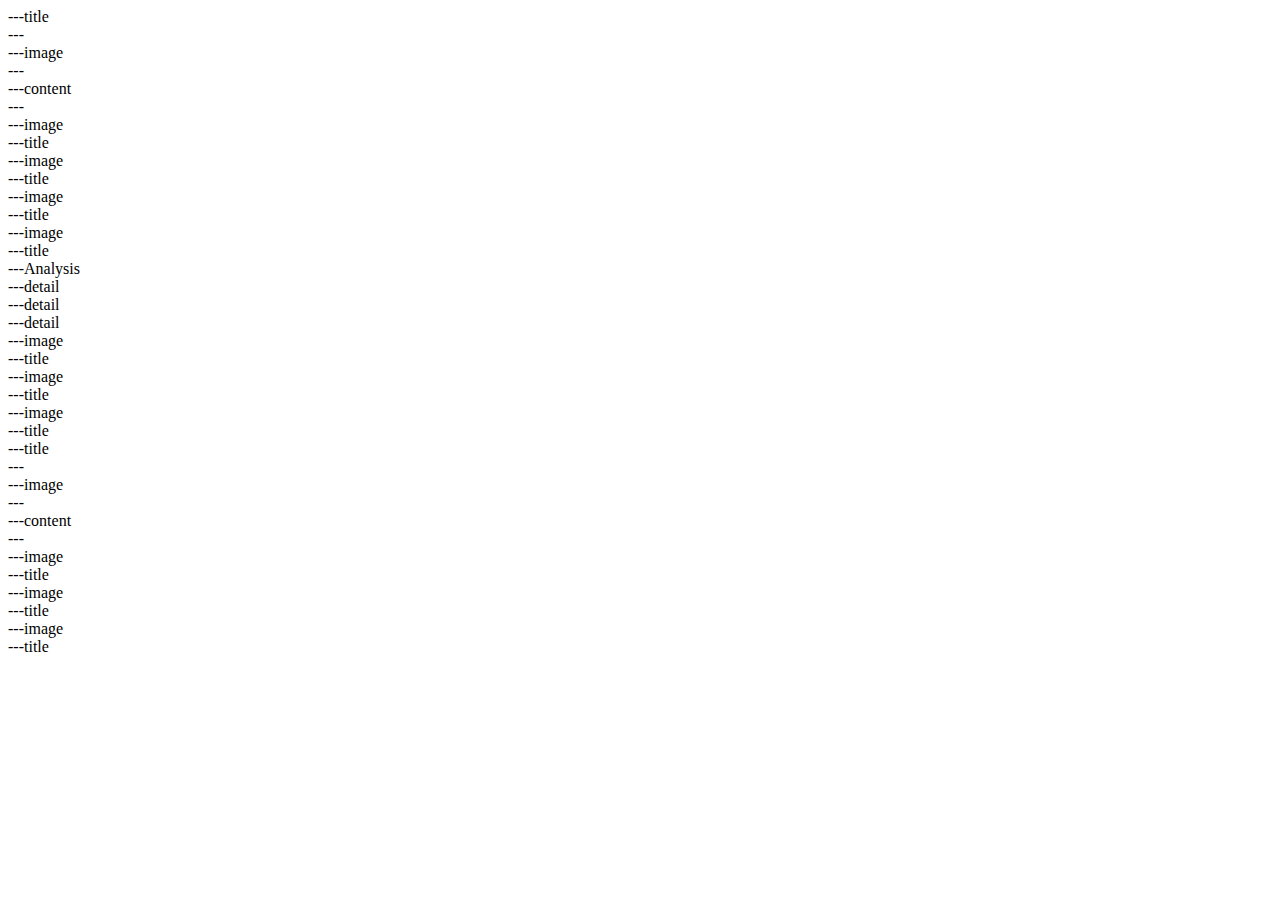
<file: 1114/1114-2.html>
<!doctype html>
<html>
<head>
	
	<meta charset="utf-8">
	<title>無標題文件</title>
	<link href="https://cdn.jsdelivr.net/npm/bootstrap@5.1.1/dist/css/bootstrap.min.css" rel="stylesheet" integrity="sha384-F3w7mX95PdgyTmZZMECAngseQB83DfGTowi0iMjiWaeVhAn4FJkqJByhZMI3AhiU" crossorigin="anonymous">
	<script src="https://cdn.jsdelivr.net/npm/bootstrap@5.1.1/dist/js/bootstrap.bundle.min.js" integrity="sha384-/bQdsTh/da6pkI1MST/rWKFNjaCP5gBSY4sEBT38Q/9RBh9AH40zEOg7Hlq2THRZ" crossorigin="anonymous"></script>
	
</head>

<body>
	
	<div class ="container">
		
		<div class="row">
			<div class="col-lg-6">
				<div class="row bg-info">---title<br>---</div>
				<div class="row bg-info">---image<br>---</div>
				<div class="row bg-info">---content<br>---</div>
			</div>
			<div class="col-lg-3">
				<div class="row bg-warning"> ---image</div>
				<div class="row bg-warning"> ---title</div>
				<div class="row bg-warning"> ---image</div>
				<div class="row bg-warning"> ---title</div>
				<div class="row bg-warning"> ---image</div>
				<div class="row bg-warning"> ---title</div>
			</div>
			<div class="col-lg-3">
				<div class="row bg-info"> ---image</div>
				<div class="row bg-info"> ---title</div>
				<div class="row bg-info"> ---Analysis</div>
				<div class="row bg-info"> ---detail</div>
				<div class="row bg-info"> ---detail</div>
				<div class="row bg-info"> ---detail</div>
			</div>
		</div>
		<div class="row">
			<div class="col-lg-3">
				<div class="row bg-warning"> ---image</div>
				<div class="row bg-warning"> ---title</div>
				<div class="row bg-warning"> ---image</div>
				<div class="row bg-warning"> ---title</div>
				<div class="row bg-warning"> ---image</div>
				<div class="row bg-warning"> ---title</div>
			</div>
			<div class="col-lg-6">
				<div class="row bg-info">---title<br>---</div>
				<div class="row bg-info">---image<br>---</div>
				<div class="row bg-info">---content<br>---</div>
			</div>
			<div class="col-lg-3">
				<div class="row bg-warning"> ---image</div>
				<div class="row bg-warning"> ---title</div>
				<div class="row bg-warning"> ---image</div>
				<div class="row bg-warning"> ---title</div>
				<div class="row bg-warning"> ---image</div>
				<div class="row bg-warning"> ---title</div>
			</div>
		</div>
		<div class="row">
			<div class="col-lg-3">
			</div>
			<div class="col-lg-6">
			</div>
			<div class="col-lg-3">
			</div>
		</div>
		<div class="row">
		</div>
		<div class="row">
		</div>
		<div class="row">
		</div>
		<div class="row">
		</div>
		<div class="row">
		</div>
		<div class="row">
		</div>
	</div>
	
</body>
</html>
</file>
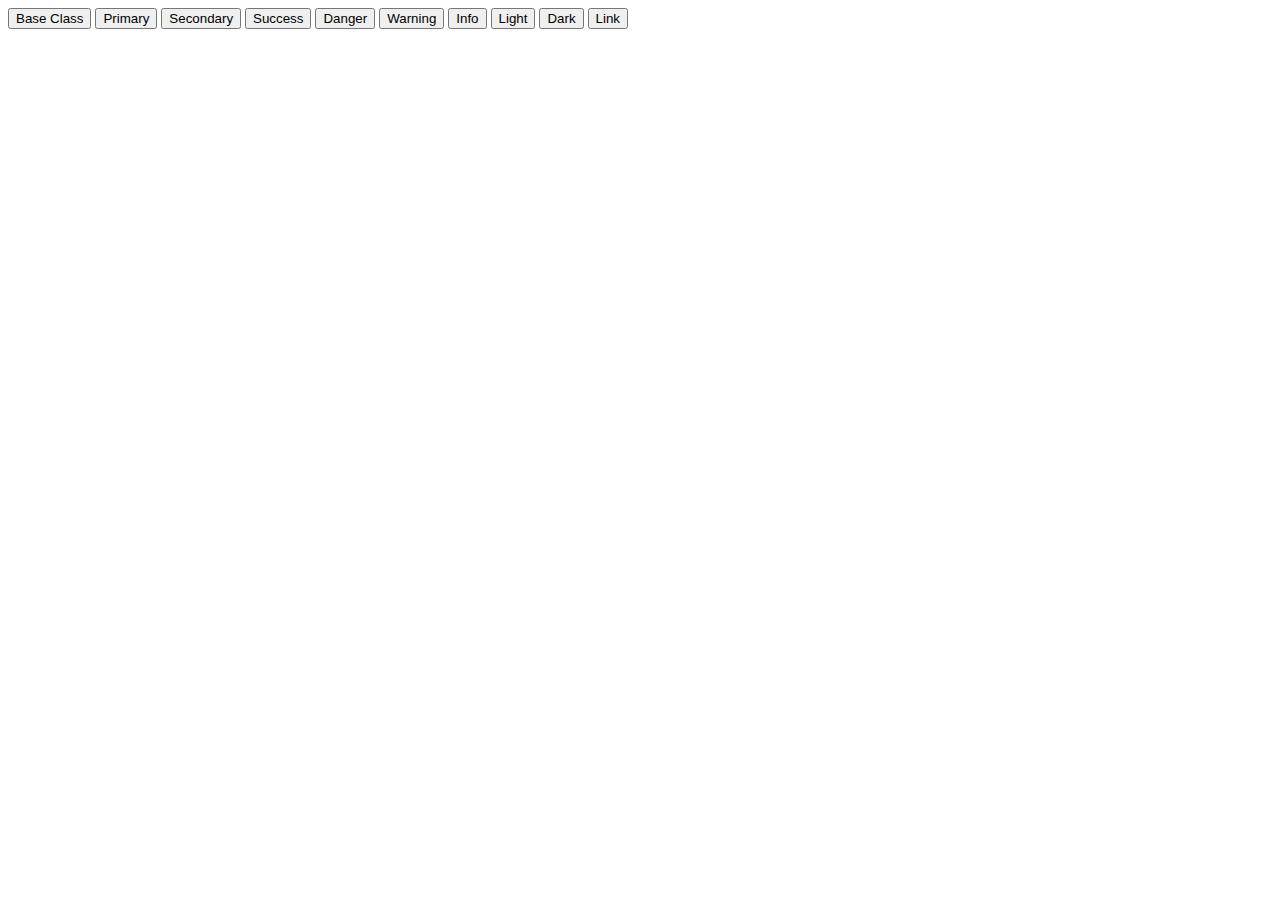
<file: 1121/1121-2.html>
<!doctype html>
<html>
<head>
	<!-- CSS only -->
	<link href="https://cdn.jsdelivr.net/npm/bootstrap@5.1.1/dist/css/bootstrap.min.css" rel="stylesheet" integrity="sha384-F3w7mX95PdgyTmZZMECAngseQB83DfGTowi0iMjiWaeVhAn4FJkqJByhZMI3AhiU" crossorigin="anonymous">

		<!-- JavaScript Bundle with Popper -->
	<script src="https://cdn.jsdelivr.net/npm/bootstrap@5.1.1/dist/js/bootstrap.bundle.min.js" integrity="sha384-/bQdsTh/da6pkI1MST/rWKFNjaCP5gBSY4sEBT38Q/9RBh9AH40zEOg7Hlq2THRZ" crossorigin="anonymous"></script>
	<meta charset="utf-8">
	<title>無標題文件</title>
</head>

<body>
	<button type="button" class="btn">Base Class</button>
	
	<button type="button" class="btn btn-primary">Primary</button>
	<button type="button" class="btn btn-secondary">Secondary</button>
	<button type="button" class="btn btn-success">Success</button>
	<button type="button" class="btn btn-danger">Danger</button>
	<button type="button" class="btn btn-warning">Warning</button>
	<button type="button" class="btn btn-info">Info</button>
	<button type="button" class="btn btn-light">Light</button>
	<button type="button" class="btn btn-dark">Dark</button>

	<button type="button" class="btn btn-link">Link</button>
	
</body>
</html>
</file>
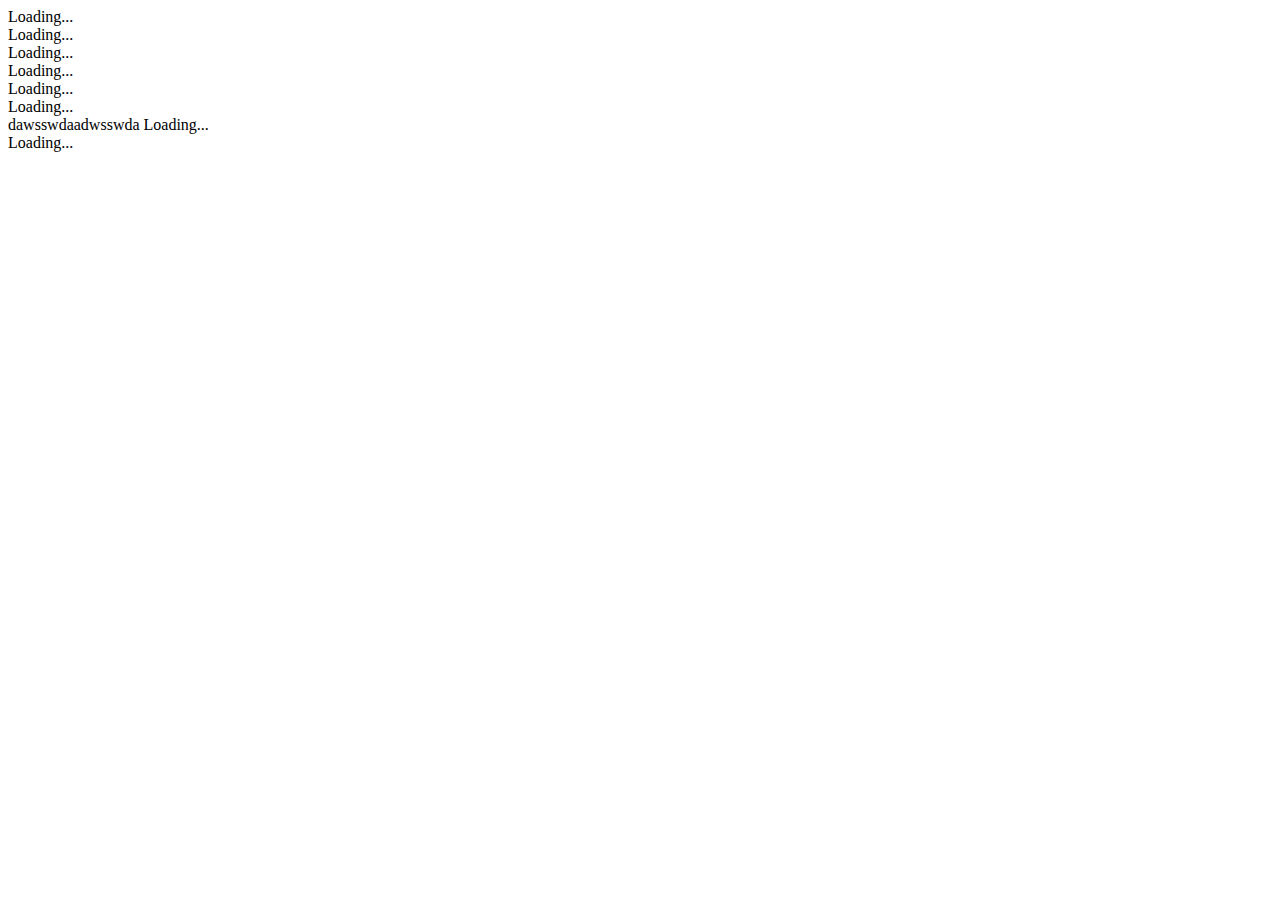
<file: 1121/1121-3.html>
<!doctype html>
<html>
<head>
		<link href="https://cdn.jsdelivr.net/npm/bootstrap@5.1.1/dist/css/bootstrap.min.css" rel="stylesheet" integrity="sha384-F3w7mX95PdgyTmZZMECAngseQB83DfGTowi0iMjiWaeVhAn4FJkqJByhZMI3AhiU" crossorigin="anonymous">

		<!-- JavaScript Bundle with Popper -->
	<script src="https://cdn.jsdelivr.net/npm/bootstrap@5.1.1/dist/js/bootstrap.bundle.min.js" integrity="sha384-/bQdsTh/da6pkI1MST/rWKFNjaCP5gBSY4sEBT38Q/9RBh9AH40zEOg7Hlq2THRZ" crossorigin="anonymous"></script>
	
	<meta charset="utf-8">
	<title>無標題文件</title>
</head>

<body>
		<div class="spinner-border text-primary" role="status">
	  <span class="visually-hidden">Loading...</span>
	</div>
	<div class="spinner-border text-secondary" role="status">
	  <span class="visually-hidden">Loading...</span>
	</div>
	<div class="spinner-border text-success" role="status">
	  <span class="visually-hidden">Loading...</span>
	</div>
	<div class="spinner-border text-danger" role="status">
	  <span class="visually-hidden">Loading...</span>
	</div>
	<div class="spinner-border text-warning" role="status">
	  <span class="visually-hidden">Loading...</span>
	</div>
	<div class="spinner-border text-info" role="status">
	  <span class="visually-hidden">Loading...</span>
	</div>
	<div class="spinner-border text-light" role="status">dawsswdaadwsswda
	  <span class="visually-hidden">Loading...</span>
	</div>
	<div class="spinner-border text-dark" role="status">
	  <span class="visually-hidden">Loading...</span>
	</div>
</body>
</html>
</file>
<file: anime/css/elegant-icons.css>
@font-face {
	font-family: 'ElegantIcons';
	src:url('../fonts/ElegantIcons.eot');
	src:url('../fonts/ElegantIcons.eot?#iefix') format('embedded-opentype'),
		url('../fonts/ElegantIcons.woff') format('woff'),
		url('../fonts/ElegantIcons.ttf') format('truetype'),
		url('../fonts/ElegantIcons.svg#ElegantIcons') format('svg');
	font-weight: normal;
	font-style: normal;
}

/* Use the following CSS code if you want to use data attributes for inserting your icons */
[data-icon]:before {
	font-family: 'ElegantIcons';
	content: attr(data-icon);
	speak: none;
	font-weight: normal;
	font-variant: normal;
	text-transform: none;
	line-height: 1;
	-webkit-font-smoothing: antialiased;
	-moz-osx-font-smoothing: grayscale;
}

/* Use the following CSS code if you want to have a class per icon */
/*
Instead of a list of all class selectors,
you can use the generic selector below, but it's slower:
[class*="your-class-prefix"] {
*/
.arrow_up, .arrow_down, .arrow_left, .arrow_right, .arrow_left-up, .arrow_right-up, .arrow_right-down, .arrow_left-down, .arrow-up-down, .arrow_up-down_alt, .arrow_left-right_alt, .arrow_left-right, .arrow_expand_alt2, .arrow_expand_alt, .arrow_condense, .arrow_expand, .arrow_move, .arrow_carrot-up, .arrow_carrot-down, .arrow_carrot-left, .arrow_carrot-right, .arrow_carrot-2up, .arrow_carrot-2down, .arrow_carrot-2left, .arrow_carrot-2right, .arrow_carrot-up_alt2, .arrow_carrot-down_alt2, .arrow_carrot-left_alt2, .arrow_carrot-right_alt2, .arrow_carrot-2up_alt2, .arrow_carrot-2down_alt2, .arrow_carrot-2left_alt2, .arrow_carrot-2right_alt2, .arrow_triangle-up, .arrow_triangle-down, .arrow_triangle-left, .arrow_triangle-right, .arrow_triangle-up_alt2, .arrow_triangle-down_alt2, .arrow_triangle-left_alt2, .arrow_triangle-right_alt2, .arrow_back, .icon_minus-06, .icon_plus, .icon_close, .icon_check, .icon_minus_alt2, .icon_plus_alt2, .icon_close_alt2, .icon_check_alt2, .icon_zoom-out_alt, .icon_zoom-in_alt, .icon_search, .icon_box-empty, .icon_box-selected, .icon_minus-box, .icon_plus-box, .icon_box-checked, .icon_circle-empty, .icon_circle-slelected, .icon_stop_alt2, .icon_stop, .icon_pause_alt2, .icon_pause, .icon_menu, .icon_menu-square_alt2, .icon_menu-circle_alt2, .icon_ul, .icon_ol, .icon_adjust-horiz, .icon_adjust-vert, .icon_document_alt, .icon_documents_alt, .icon_pencil, .icon_pencil-edit_alt, .icon_pencil-edit, .icon_folder-alt, .icon_folder-open_alt, .icon_folder-add_alt, .icon_info_alt, .icon_error-oct_alt, .icon_error-circle_alt, .icon_error-triangle_alt, .icon_question_alt2, .icon_question, .icon_comment_alt, .icon_chat_alt, .icon_vol-mute_alt, .icon_volume-low_alt, .icon_volume-high_alt, .icon_quotations, .icon_quotations_alt2, .icon_clock_alt, .icon_lock_alt, .icon_lock-open_alt, .icon_key_alt, .icon_cloud_alt, .icon_cloud-upload_alt, .icon_cloud-download_alt, .icon_image, .icon_images, .icon_lightbulb_alt, .icon_gift_alt, .icon_house_alt, .icon_genius, .icon_mobile, .icon_tablet, .icon_laptop, .icon_desktop, .icon_camera_alt, .icon_mail_alt, .icon_cone_alt, .icon_ribbon_alt, .icon_bag_alt, .icon_creditcard, .icon_cart_alt, .icon_paperclip, .icon_tag_alt, .icon_tags_alt, .icon_trash_alt, .icon_cursor_alt, .icon_mic_alt, .icon_compass_alt, .icon_pin_alt, .icon_pushpin_alt, .icon_map_alt, .icon_drawer_alt, .icon_toolbox_alt, .icon_book_alt, .icon_calendar, .icon_film, .icon_table, .icon_contacts_alt, .icon_headphones, .icon_lifesaver, .icon_piechart, .icon_refresh, .icon_link_alt, .icon_link, .icon_loading, .icon_blocked, .icon_archive_alt, .icon_heart_alt, .icon_star_alt, .icon_star-half_alt, .icon_star, .icon_star-half, .icon_tools, .icon_tool, .icon_cog, .icon_cogs, .arrow_up_alt, .arrow_down_alt, .arrow_left_alt, .arrow_right_alt, .arrow_left-up_alt, .arrow_right-up_alt, .arrow_right-down_alt, .arrow_left-down_alt, .arrow_condense_alt, .arrow_expand_alt3, .arrow_carrot_up_alt, .arrow_carrot-down_alt, .arrow_carrot-left_alt, .arrow_carrot-right_alt, .arrow_carrot-2up_alt, .arrow_carrot-2dwnn_alt, .arrow_carrot-2left_alt, .arrow_carrot-2right_alt, .arrow_triangle-up_alt, .arrow_triangle-down_alt, .arrow_triangle-left_alt, .arrow_triangle-right_alt, .icon_minus_alt, .icon_plus_alt, .icon_close_alt, .icon_check_alt, .icon_zoom-out, .icon_zoom-in, .icon_stop_alt, .icon_menu-square_alt, .icon_menu-circle_alt, .icon_document, .icon_documents, .icon_pencil_alt, .icon_folder, .icon_folder-open, .icon_folder-add, .icon_folder_upload, .icon_folder_download, .icon_info, .icon_error-circle, .icon_error-oct, .icon_error-triangle, .icon_question_alt, .icon_comment, .icon_chat, .icon_vol-mute, .icon_volume-low, .icon_volume-high, .icon_quotations_alt, .icon_clock, .icon_lock, .icon_lock-open, .icon_key, .icon_cloud, .icon_cloud-upload, .icon_cloud-download, .icon_lightbulb, .icon_gift, .icon_house, .icon_camera, .icon_mail, .icon_cone, .icon_ribbon, .icon_bag, .icon_cart, .icon_tag, .icon_tags, .icon_trash, .icon_cursor, .icon_mic, .icon_compass, .icon_pin, .icon_pushpin, .icon_map, .icon_drawer, .icon_toolbox, .icon_book, .icon_contacts, .icon_archive, .icon_heart, .icon_profile, .icon_group, .icon_grid-2x2, .icon_grid-3x3, .icon_music, .icon_pause_alt, .icon_phone, .icon_upload, .icon_download, .social_facebook, .social_twitter, .social_pinterest, .social_googleplus, .social_tumblr, .social_tumbleupon, .social_wordpress, .social_instagram, .social_dribbble, .social_vimeo, .social_linkedin, .social_rss, .social_deviantart, .social_share, .social_myspace, .social_skype, .social_youtube, .social_picassa, .social_googledrive, .social_flickr, .social_blogger, .social_spotify, .social_delicious, .social_facebook_circle, .social_twitter_circle, .social_pinterest_circle, .social_googleplus_circle, .social_tumblr_circle, .social_stumbleupon_circle, .social_wordpress_circle, .social_instagram_circle, .social_dribbble_circle, .social_vimeo_circle, .social_linkedin_circle, .social_rss_circle, .social_deviantart_circle, .social_share_circle, .social_myspace_circle, .social_skype_circle, .social_youtube_circle, .social_picassa_circle, .social_googledrive_alt2, .social_flickr_circle, .social_blogger_circle, .social_spotify_circle, .social_delicious_circle, .social_facebook_square, .social_twitter_square, .social_pinterest_square, .social_googleplus_square, .social_tumblr_square, .social_stumbleupon_square, .social_wordpress_square, .social_instagram_square, .social_dribbble_square, .social_vimeo_square, .social_linkedin_square, .social_rss_square, .social_deviantart_square, .social_share_square, .social_myspace_square, .social_skype_square, .social_youtube_square, .social_picassa_square, .social_googledrive_square, .social_flickr_square, .social_blogger_square, .social_spotify_square, .social_delicious_square, .icon_printer, .icon_calulator, .icon_building, .icon_floppy, .icon_drive, .icon_search-2, .icon_id, .icon_id-2, .icon_puzzle, .icon_like, .icon_dislike, .icon_mug, .icon_currency, .icon_wallet, .icon_pens, .icon_easel, .icon_flowchart, .icon_datareport, .icon_briefcase, .icon_shield, .icon_percent, .icon_globe, .icon_globe-2, .icon_target, .icon_hourglass, .icon_balance, .icon_rook, .icon_printer-alt, .icon_calculator_alt, .icon_building_alt, .icon_floppy_alt, .icon_drive_alt, .icon_search_alt, .icon_id_alt, .icon_id-2_alt, .icon_puzzle_alt, .icon_like_alt, .icon_dislike_alt, .icon_mug_alt, .icon_currency_alt, .icon_wallet_alt, .icon_pens_alt, .icon_easel_alt, .icon_flowchart_alt, .icon_datareport_alt, .icon_briefcase_alt, .icon_shield_alt, .icon_percent_alt, .icon_globe_alt, .icon_clipboard {
	font-family: 'ElegantIcons';
	speak: none;
	font-style: normal;
	font-weight: normal;
	font-variant: normal;
	text-transform: none;
	line-height: 1;
	-webkit-font-smoothing: antialiased;
}
.arrow_up:before {
	content: "\21";
}
.arrow_down:before {
	content: "\22";
}
.arrow_left:before {
	content: "\23";
}
.arrow_right:before {
	content: "\24";
}
.arrow_left-up:before {
	content: "\25";
}
.arrow_right-up:before {
	content: "\26";
}
.arrow_right-down:before {
	content: "\27";
}
.arrow_left-down:before {
	content: "\28";
}
.arrow-up-down:before {
	content: "\29";
}
.arrow_up-down_alt:before {
	content: "\2a";
}
.arrow_left-right_alt:before {
	content: "\2b";
}
.arrow_left-right:before {
	content: "\2c";
}
.arrow_expand_alt2:before {
	content: "\2d";
}
.arrow_expand_alt:before {
	content: "\2e";
}
.arrow_condense:before {
	content: "\2f";
}
.arrow_expand:before {
	content: "\30";
}
.arrow_move:before {
	content: "\31";
}
.arrow_carrot-up:before {
	content: "\32";
}
.arrow_carrot-down:before {
	content: "\33";
}
.arrow_carrot-left:before {
	content: "\34";
}
.arrow_carrot-right:before {
	content: "\35";
}
.arrow_carrot-2up:before {
	content: "\36";
}
.arrow_carrot-2down:before {
	content: "\37";
}
.arrow_carrot-2left:before {
	content: "\38";
}
.arrow_carrot-2right:before {
	content: "\39";
}
.arrow_carrot-up_alt2:before {
	content: "\3a";
}
.arrow_carrot-down_alt2:before {
	content: "\3b";
}
.arrow_carrot-left_alt2:before {
	content: "\3c";
}
.arrow_carrot-right_alt2:before {
	content: "\3d";
}
.arrow_carrot-2up_alt2:before {
	content: "\3e";
}
.arrow_carrot-2down_alt2:before {
	content: "\3f";
}
.arrow_carrot-2left_alt2:before {
	content: "\40";
}
.arrow_carrot-2right_alt2:before {
	content: "\41";
}
.arrow_triangle-up:before {
	content: "\42";
}
.arrow_triangle-down:before {
	content: "\43";
}
.arrow_triangle-left:before {
	content: "\44";
}
.arrow_triangle-right:before {
	content: "\45";
}
.arrow_triangle-up_alt2:before {
	content: "\46";
}
.arrow_triangle-down_alt2:before {
	content: "\47";
}
.arrow_triangle-left_alt2:before {
	content: "\48";
}
.arrow_triangle-right_alt2:before {
	content: "\49";
}
.arrow_back:before {
	content: "\4a";
}
.icon_minus-06:before {
	content: "\4b";
}
.icon_plus:before {
	content: "\4c";
}
.icon_close:before {
	content: "\4d";
}
.icon_check:before {
	content: "\4e";
}
.icon_minus_alt2:before {
	content: "\4f";
}
.icon_plus_alt2:before {
	content: "\50";
}
.icon_close_alt2:before {
	content: "\51";
}
.icon_check_alt2:before {
	content: "\52";
}
.icon_zoom-out_alt:before {
	content: "\53";
}
.icon_zoom-in_alt:before {
	content: "\54";
}
.icon_search:before {
	content: "\55";
}
.icon_box-empty:before {
	content: "\56";
}
.icon_box-selected:before {
	content: "\57";
}
.icon_minus-box:before {
	content: "\58";
}
.icon_plus-box:before {
	content: "\59";
}
.icon_box-checked:before {
	content: "\5a";
}
.icon_circle-empty:before {
	content: "\5b";
}
.icon_circle-slelected:before {
	content: "\5c";
}
.icon_stop_alt2:before {
	content: "\5d";
}
.icon_stop:before {
	content: "\5e";
}
.icon_pause_alt2:before {
	content: "\5f";
}
.icon_pause:before {
	content: "\60";
}
.icon_menu:before {
	content: "\61";
}
.icon_menu-square_alt2:before {
	content: "\62";
}
.icon_menu-circle_alt2:before {
	content: "\63";
}
.icon_ul:before {
	content: "\64";
}
.icon_ol:before {
	content: "\65";
}
.icon_adjust-horiz:before {
	content: "\66";
}
.icon_adjust-vert:before {
	content: "\67";
}
.icon_document_alt:before {
	content: "\68";
}
.icon_documents_alt:before {
	content: "\69";
}
.icon_pencil:before {
	content: "\6a";
}
.icon_pencil-edit_alt:before {
	content: "\6b";
}
.icon_pencil-edit:before {
	content: "\6c";
}
.icon_folder-alt:before {
	content: "\6d";
}
.icon_folder-open_alt:before {
	content: "\6e";
}
.icon_folder-add_alt:before {
	content: "\6f";
}
.icon_info_alt:before {
	content: "\70";
}
.icon_error-oct_alt:before {
	content: "\71";
}
.icon_error-circle_alt:before {
	content: "\72";
}
.icon_error-triangle_alt:before {
	content: "\73";
}
.icon_question_alt2:before {
	content: "\74";
}
.icon_question:before {
	content: "\75";
}
.icon_comment_alt:before {
	content: "\76";
}
.icon_chat_alt:before {
	content: "\77";
}
.icon_vol-mute_alt:before {
	content: "\78";
}
.icon_volume-low_alt:before {
	content: "\79";
}
.icon_volume-high_alt:before {
	content: "\7a";
}
.icon_quotations:before {
	content: "\7b";
}
.icon_quotations_alt2:before {
	content: "\7c";
}
.icon_clock_alt:before {
	content: "\7d";
}
.icon_lock_alt:before {
	content: "\7e";
}
.icon_lock-open_alt:before {
	content: "\e000";
}
.icon_key_alt:before {
	content: "\e001";
}
.icon_cloud_alt:before {
	content: "\e002";
}
.icon_cloud-upload_alt:before {
	content: "\e003";
}
.icon_cloud-download_alt:before {
	content: "\e004";
}
.icon_image:before {
	content: "\e005";
}
.icon_images:before {
	content: "\e006";
}
.icon_lightbulb_alt:before {
	content: "\e007";
}
.icon_gift_alt:before {
	content: "\e008";
}
.icon_house_alt:before {
	content: "\e009";
}
.icon_genius:before {
	content: "\e00a";
}
.icon_mobile:before {
	content: "\e00b";
}
.icon_tablet:before {
	content: "\e00c";
}
.icon_laptop:before {
	content: "\e00d";
}
.icon_desktop:before {
	content: "\e00e";
}
.icon_camera_alt:before {
	content: "\e00f";
}
.icon_mail_alt:before {
	content: "\e010";
}
.icon_cone_alt:before {
	content: "\e011";
}
.icon_ribbon_alt:before {
	content: "\e012";
}
.icon_bag_alt:before {
	content: "\e013";
}
.icon_creditcard:before {
	content: "\e014";
}
.icon_cart_alt:before {
	content: "\e015";
}
.icon_paperclip:before {
	content: "\e016";
}
.icon_tag_alt:before {
	content: "\e017";
}
.icon_tags_alt:before {
	content: "\e018";
}
.icon_trash_alt:before {
	content: "\e019";
}
.icon_cursor_alt:before {
	content: "\e01a";
}
.icon_mic_alt:before {
	content: "\e01b";
}
.icon_compass_alt:before {
	content: "\e01c";
}
.icon_pin_alt:before {
	content: "\e01d";
}
.icon_pushpin_alt:before {
	content: "\e01e";
}
.icon_map_alt:before {
	content: "\e01f";
}
.icon_drawer_alt:before {
	content: "\e020";
}
.icon_toolbox_alt:before {
	content: "\e021";
}
.icon_book_alt:before {
	content: "\e022";
}
.icon_calendar:before {
	content: "\e023";
}
.icon_film:before {
	content: "\e024";
}
.icon_table:before {
	content: "\e025";
}
.icon_contacts_alt:before {
	content: "\e026";
}
.icon_headphones:before {
	content: "\e027";
}
.icon_lifesaver:before {
	content: "\e028";
}
.icon_piechart:before {
	content: "\e029";
}
.icon_refresh:before {
	content: "\e02a";
}
.icon_link_alt:before {
	content: "\e02b";
}
.icon_link:before {
	content: "\e02c";
}
.icon_loading:before {
	content: "\e02d";
}
.icon_blocked:before {
	content: "\e02e";
}
.icon_archive_alt:before {
	content: "\e02f";
}
.icon_heart_alt:before {
	content: "\e030";
}
.icon_star_alt:before {
	content: "\e031";
}
.icon_star-half_alt:before {
	content: "\e032";
}
.icon_star:before {
	content: "\e033";
}
.icon_star-half:before {
	content: "\e034";
}
.icon_tools:before {
	content: "\e035";
}
.icon_tool:before {
	content: "\e036";
}
.icon_cog:before {
	content: "\e037";
}
.icon_cogs:before {
	content: "\e038";
}
.arrow_up_alt:before {
	content: "\e039";
}
.arrow_down_alt:before {
	content: "\e03a";
}
.arrow_left_alt:before {
	content: "\e03b";
}
.arrow_right_alt:before {
	content: "\e03c";
}
.arrow_left-up_alt:before {
	content: "\e03d";
}
.arrow_right-up_alt:before {
	content: "\e03e";
}
.arrow_right-down_alt:before {
	content: "\e03f";
}
.arrow_left-down_alt:before {
	content: "\e040";
}
.arrow_condense_alt:before {
	content: "\e041";
}
.arrow_expand_alt3:before {
	content: "\e042";
}
.arrow_carrot_up_alt:before {
	content: "\e043";
}
.arrow_carrot-down_alt:before {
	content: "\e044";
}
.arrow_carrot-left_alt:before {
	content: "\e045";
}
.arrow_carrot-right_alt:before {
	content: "\e046";
}
.arrow_carrot-2up_alt:before {
	content: "\e047";
}
.arrow_carrot-2dwnn_alt:before {
	content: "\e048";
}
.arrow_carrot-2left_alt:before {
	content: "\e049";
}
.arrow_carrot-2right_alt:before {
	content: "\e04a";
}
.arrow_triangle-up_alt:before {
	content: "\e04b";
}
.arrow_triangle-down_alt:before {
	content: "\e04c";
}
.arrow_triangle-left_alt:before {
	content: "\e04d";
}
.arrow_triangle-right_alt:before {
	content: "\e04e";
}
.icon_minus_alt:before {
	content: "\e04f";
}
.icon_plus_alt:before {
	content: "\e050";
}
.icon_close_alt:before {
	content: "\e051";
}
.icon_check_alt:before {
	content: "\e052";
}
.icon_zoom-out:before {
	content: "\e053";
}
.icon_zoom-in:before {
	content: "\e054";
}
.icon_stop_alt:before {
	content: "\e055";
}
.icon_menu-square_alt:before {
	content: "\e056";
}
.icon_menu-circle_alt:before {
	content: "\e057";
}
.icon_document:before {
	content: "\e058";
}
.icon_documents:before {
	content: "\e059";
}
.icon_pencil_alt:before {
	content: "\e05a";
}
.icon_folder:before {
	content: "\e05b";
}
.icon_folder-open:before {
	content: "\e05c";
}
.icon_folder-add:before {
	content: "\e05d";
}
.icon_folder_upload:before {
	content: "\e05e";
}
.icon_folder_download:before {
	content: "\e05f";
}
.icon_info:before {
	content: "\e060";
}
.icon_error-circle:before {
	content: "\e061";
}
.icon_error-oct:before {
	content: "\e062";
}
.icon_error-triangle:before {
	content: "\e063";
}
.icon_question_alt:before {
	content: "\e064";
}
.icon_comment:before {
	content: "\e065";
}
.icon_chat:before {
	content: "\e066";
}
.icon_vol-mute:before {
	content: "\e067";
}
.icon_volume-low:before {
	content: "\e068";
}
.icon_volume-high:before {
	content: "\e069";
}
.icon_quotations_alt:before {
	content: "\e06a";
}
.icon_clock:before {
	content: "\e06b";
}
.icon_lock:before {
	content: "\e06c";
}
.icon_lock-open:before {
	content: "\e06d";
}
.icon_key:before {
	content: "\e06e";
}
.icon_cloud:before {
	content: "\e06f";
}
.icon_cloud-upload:before {
	content: "\e070";
}
.icon_cloud-download:before {
	content: "\e071";
}
.icon_lightbulb:before {
	content: "\e072";
}
.icon_gift:before {
	content: "\e073";
}
.icon_house:before {
	content: "\e074";
}
.icon_camera:before {
	content: "\e075";
}
.icon_mail:before {
	content: "\e076";
}
.icon_cone:before {
	content: "\e077";
}
.icon_ribbon:before {
	content: "\e078";
}
.icon_bag:before {
	content: "\e079";
}
.icon_cart:before {
	content: "\e07a";
}
.icon_tag:before {
	content: "\e07b";
}
.icon_tags:before {
	content: "\e07c";
}
.icon_trash:before {
	content: "\e07d";
}
.icon_cursor:before {
	content: "\e07e";
}
.icon_mic:before {
	content: "\e07f";
}
.icon_compass:before {
	content: "\e080";
}
.icon_pin:before {
	content: "\e081";
}
.icon_pushpin:before {
	content: "\e082";
}
.icon_map:before {
	content: "\e083";
}
.icon_drawer:before {
	content: "\e084";
}
.icon_toolbox:before {
	content: "\e085";
}
.icon_book:before {
	content: "\e086";
}
.icon_contacts:before {
	content: "\e087";
}
.icon_archive:before {
	content: "\e088";
}
.icon_heart:before {
	content: "\e089";
}
.icon_profile:before {
	content: "\e08a";
}
.icon_group:before {
	content: "\e08b";
}
.icon_grid-2x2:before {
	content: "\e08c";
}
.icon_grid-3x3:before {
	content: "\e08d";
}
.icon_music:before {
	content: "\e08e";
}
.icon_pause_alt:before {
	content: "\e08f";
}
.icon_phone:before {
	content: "\e090";
}
.icon_upload:before {
	content: "\e091";
}
.icon_download:before {
	content: "\e092";
}
.social_facebook:before {
	content: "\e093";
}
.social_twitter:before {
	content: "\e094";
}
.social_pinterest:before {
	content: "\e095";
}
.social_googleplus:before {
	content: "\e096";
}
.social_tumblr:before {
	content: "\e097";
}
.social_tumbleupon:before {
	content: "\e098";
}
.social_wordpress:before {
	content: "\e099";
}
.social_instagram:before {
	content: "\e09a";
}
.social_dribbble:before {
	content: "\e09b";
}
.social_vimeo:before {
	content: "\e09c";
}
.social_linkedin:before {
	content: "\e09d";
}
.social_rss:before {
	content: "\e09e";
}
.social_deviantart:before {
	content: "\e09f";
}
.social_share:before {
	content: "\e0a0";
}
.social_myspace:before {
	content: "\e0a1";
}
.social_skype:before {
	content: "\e0a2";
}
.social_youtube:before {
	content: "\e0a3";
}
.social_picassa:before {
	content: "\e0a4";
}
.social_googledrive:before {
	content: "\e0a5";
}
.social_flickr:before {
	content: "\e0a6";
}
.social_blogger:before {
	content: "\e0a7";
}
.social_spotify:before {
	content: "\e0a8";
}
.social_delicious:before {
	content: "\e0a9";
}
.social_facebook_circle:before {
	content: "\e0aa";
}
.social_twitter_circle:before {
	content: "\e0ab";
}
.social_pinterest_circle:before {
	content: "\e0ac";
}
.social_googleplus_circle:before {
	content: "\e0ad";
}
.social_tumblr_circle:before {
	content: "\e0ae";
}
.social_stumbleupon_circle:before {
	content: "\e0af";
}
.social_wordpress_circle:before {
	content: "\e0b0";
}
.social_instagram_circle:before {
	content: "\e0b1";
}
.social_dribbble_circle:before {
	content: "\e0b2";
}
.social_vimeo_circle:before {
	content: "\e0b3";
}
.social_linkedin_circle:before {
	content: "\e0b4";
}
.social_rss_circle:before {
	content: "\e0b5";
}
.social_deviantart_circle:before {
	content: "\e0b6";
}
.social_share_circle:before {
	content: "\e0b7";
}
.social_myspace_circle:before {
	content: "\e0b8";
}
.social_skype_circle:before {
	content: "\e0b9";
}
.social_youtube_circle:before {
	content: "\e0ba";
}
.social_picassa_circle:before {
	content: "\e0bb";
}
.social_googledrive_alt2:before {
	content: "\e0bc";
}
.social_flickr_circle:before {
	content: "\e0bd";
}
.social_blogger_circle:before {
	content: "\e0be";
}
.social_spotify_circle:before {
	content: "\e0bf";
}
.social_delicious_circle:before {
	content: "\e0c0";
}
.social_facebook_square:before {
	content: "\e0c1";
}
.social_twitter_square:before {
	content: "\e0c2";
}
.social_pinterest_square:before {
	content: "\e0c3";
}
.social_googleplus_square:before {
	content: "\e0c4";
}
.social_tumblr_square:before {
	content: "\e0c5";
}
.social_stumbleupon_square:before {
	content: "\e0c6";
}
.social_wordpress_square:before {
	content: "\e0c7";
}
.social_instagram_square:before {
	content: "\e0c8";
}
.social_dribbble_square:before {
	content: "\e0c9";
}
.social_vimeo_square:before {
	content: "\e0ca";
}
.social_linkedin_square:before {
	content: "\e0cb";
}
.social_rss_square:before {
	content: "\e0cc";
}
.social_deviantart_square:before {
	content: "\e0cd";
}
.social_share_square:before {
	content: "\e0ce";
}
.social_myspace_square:before {
	content: "\e0cf";
}
.social_skype_square:before {
	content: "\e0d0";
}
.social_youtube_square:before {
	content: "\e0d1";
}
.social_picassa_square:before {
	content: "\e0d2";
}
.social_googledrive_square:before {
	content: "\e0d3";
}
.social_flickr_square:before {
	content: "\e0d4";
}
.social_blogger_square:before {
	content: "\e0d5";
}
.social_spotify_square:before {
	content: "\e0d6";
}
.social_delicious_square:before {
	content: "\e0d7";
}
.icon_printer:before {
	content: "\e103";
}
.icon_calulator:before {
	content: "\e0ee";
}
.icon_building:before {
	content: "\e0ef";
}
.icon_floppy:before {
	content: "\e0e8";
}
.icon_drive:before {
	content: "\e0ea";
}
.icon_search-2:before {
	content: "\e101";
}
.icon_id:before {
	content: "\e107";
}
.icon_id-2:before {
	content: "\e108";
}
.icon_puzzle:before {
	content: "\e102";
}
.icon_like:before {
	content: "\e106";
}
.icon_dislike:before {
	content: "\e0eb";
}
.icon_mug:before {
	content: "\e105";
}
.icon_currency:before {
	content: "\e0ed";
}
.icon_wallet:before {
	content: "\e100";
}
.icon_pens:before {
	content: "\e104";
}
.icon_easel:before {
	content: "\e0e9";
}
.icon_flowchart:before {
	content: "\e109";
}
.icon_datareport:before {
	content: "\e0ec";
}
.icon_briefcase:before {
	content: "\e0fe";
}
.icon_shield:before {
	content: "\e0f6";
}
.icon_percent:before {
	content: "\e0fb";
}
.icon_globe:before {
	content: "\e0e2";
}
.icon_globe-2:before {
	content: "\e0e3";
}
.icon_target:before {
	content: "\e0f5";
}
.icon_hourglass:before {
	content: "\e0e1";
}
.icon_balance:before {
	content: "\e0ff";
}
.icon_rook:before {
	content: "\e0f8";
}
.icon_printer-alt:before {
	content: "\e0fa";
}
.icon_calculator_alt:before {
	content: "\e0e7";
}
.icon_building_alt:before {
	content: "\e0fd";
}
.icon_floppy_alt:before {
	content: "\e0e4";
}
.icon_drive_alt:before {
	content: "\e0e5";
}
.icon_search_alt:before {
	content: "\e0f7";
}
.icon_id_alt:before {
	content: "\e0e0";
}
.icon_id-2_alt:before {
	content: "\e0fc";
}
.icon_puzzle_alt:before {
	content: "\e0f9";
}
.icon_like_alt:before {
	content: "\e0dd";
}
.icon_dislike_alt:before {
	content: "\e0f1";
}
.icon_mug_alt:before {
	content: "\e0dc";
}
.icon_currency_alt:before {
	content: "\e0f3";
}
.icon_wallet_alt:before {
	content: "\e0d8";
}
.icon_pens_alt:before {
	content: "\e0db";
}
.icon_easel_alt:before {
	content: "\e0f0";
}
.icon_flowchart_alt:before {
	content: "\e0df";
}
.icon_datareport_alt:before {
	content: "\e0f2";
}
.icon_briefcase_alt:before {
	content: "\e0f4";
}
.icon_shield_alt:before {
	content: "\e0d9";
}
.icon_percent_alt:before {
	content: "\e0da";
}
.icon_globe_alt:before {
	content: "\e0de";
}
.icon_clipboard:before {
	content: "\e0e6";
}


	.glyph {
		float: left;
		text-align: center;
		padding: .75em;
		margin: .4em 1.5em .75em 0;
		width: 6em;
text-shadow: none;
	}
        .glyph_big {
        font-size: 128px;
        color: #59c5dc;
        float: left;
        margin-right: 20px;
        }

        .glyph div { padding-bottom: 10px;}

	.glyph input {
		font-family: consolas, monospace;
		font-size: 12px;
		width: 100%;
		text-align: center;
		border: 0;
		box-shadow: 0 0 0 1px #ccc;
		padding: .2em;
                -moz-border-radius: 5px;
                -webkit-border-radius: 5px;
	}
	.centered {
		margin-left: auto;
		margin-right: auto;
	}
	.glyph .fs1 {
		font-size: 2em;
	}
</file>
<file: anime/css/plyr.css>
@keyframes plyr-progress{to{background-position:25px 0;background-position:var(--plyr-progress-loading-size,25px) 0}}@keyframes plyr-popup{0%{opacity:.5;transform:translateY(10px)}to{opacity:1;transform:translateY(0)}}@keyframes plyr-fade-in{from{opacity:0}to{opacity:1}}.plyr{-moz-osx-font-smoothing:grayscale;-webkit-font-smoothing:antialiased;align-items:center;direction:ltr;display:flex;flex-direction:column;font-family:inherit;font-family:var(--plyr-font-family,inherit);font-variant-numeric:tabular-nums;font-weight:400;font-weight:var(--plyr-font-weight-regular,400);height:100%;line-height:1.7;line-height:var(--plyr-line-height,1.7);max-width:100%;min-width:200px;position:relative;text-shadow:none;transition:box-shadow .3s ease;z-index:0}.plyr audio,.plyr iframe,.plyr video{display:block;height:100%;width:100%}.plyr button{font:inherit;line-height:inherit;width:auto}.plyr:focus{outline:0}.plyr--full-ui{box-sizing:border-box}.plyr--full-ui *,.plyr--full-ui ::after,.plyr--full-ui ::before{box-sizing:inherit}.plyr--full-ui a,.plyr--full-ui button,.plyr--full-ui input,.plyr--full-ui label{touch-action:manipulation}.plyr__badge{background:#4a5464;background:var(--plyr-badge-background,#4a5464);border-radius:2px;border-radius:var(--plyr-badge-border-radius,2px);color:#fff;color:var(--plyr-badge-text-color,#fff);font-size:9px;font-size:var(--plyr-font-size-badge,9px);line-height:1;padding:3px 4px}.plyr--full-ui ::-webkit-media-text-track-container{display:none}.plyr__captions{animation:plyr-fade-in .3s ease;bottom:0;display:none;font-size:13px;font-size:var(--plyr-font-size-small,13px);left:0;padding:10px;padding:var(--plyr-control-spacing,10px);position:absolute;text-align:center;transition:transform .4s ease-in-out;width:100%}.plyr__captions span:empty{display:none}@media (min-width:480px){.plyr__captions{font-size:15px;font-size:var(--plyr-font-size-base,15px);padding:calc(10px * 2);padding:calc(var(--plyr-control-spacing,10px) * 2)}}@media (min-width:768px){.plyr__captions{font-size:18px;font-size:var(--plyr-font-size-large,18px)}}.plyr--captions-active .plyr__captions{display:block}.plyr:not(.plyr--hide-controls) .plyr__controls:not(:empty)~.plyr__captions{transform:translateY(calc(10px * -4));transform:translateY(calc(var(--plyr-control-spacing,10px) * -4))}.plyr__caption{background:rgba(0,0,0,.8);background:var(--plyr-captions-background,rgba(0,0,0,.8));border-radius:2px;-webkit-box-decoration-break:clone;box-decoration-break:clone;color:#fff;color:var(--plyr-captions-text-color,#fff);line-height:185%;padding:.2em .5em;white-space:pre-wrap}.plyr__caption div{display:inline}.plyr__control{background:0 0;border:0;border-radius:3px;border-radius:var(--plyr-control-radius,3px);color:inherit;cursor:pointer;flex-shrink:0;overflow:visible;padding:calc(10px * .7);padding:calc(var(--plyr-control-spacing,10px) * .7);position:relative;transition:all .3s ease}.plyr__control svg{display:block;fill:currentColor;height:18px;height:var(--plyr-control-icon-size,18px);pointer-events:none;width:18px;width:var(--plyr-control-icon-size,18px)}.plyr__control:focus{outline:0}.plyr__control.plyr__tab-focus{outline-color:#00b3ff;outline-color:var(--plyr-tab-focus-color,var(--plyr-color-main,var(--plyr-color-main,#00b3ff)));outline-offset:2px;outline-style:dotted;outline-width:3px}a.plyr__control{text-decoration:none}a.plyr__control::after,a.plyr__control::before{display:none}.plyr__control.plyr__control--pressed .icon--not-pressed,.plyr__control.plyr__control--pressed .label--not-pressed,.plyr__control:not(.plyr__control--pressed) .icon--pressed,.plyr__control:not(.plyr__control--pressed) .label--pressed{display:none}.plyr--full-ui ::-webkit-media-controls{display:none}.plyr__controls{align-items:center;display:flex;justify-content:flex-end;text-align:center}.plyr__controls .plyr__progress__container{flex:1;min-width:0}.plyr__controls .plyr__controls__item{margin-left:calc(10px / 4);margin-left:calc(var(--plyr-control-spacing,10px)/ 4)}.plyr__controls .plyr__controls__item:first-child{margin-left:0;margin-right:auto}.plyr__controls .plyr__controls__item.plyr__progress__container{padding-left:calc(10px / 4);padding-left:calc(var(--plyr-control-spacing,10px)/ 4)}.plyr__controls .plyr__controls__item.plyr__time{padding:0 calc(10px / 2);padding:0 calc(var(--plyr-control-spacing,10px)/ 2)}.plyr__controls .plyr__controls__item.plyr__progress__container:first-child,.plyr__controls .plyr__controls__item.plyr__time+.plyr__time,.plyr__controls .plyr__controls__item.plyr__time:first-child{padding-left:0}.plyr__controls:empty{display:none}.plyr [data-plyr=airplay],.plyr [data-plyr=captions],.plyr [data-plyr=fullscreen],.plyr [data-plyr=pip]{display:none}.plyr--airplay-supported [data-plyr=airplay],.plyr--captions-enabled [data-plyr=captions],.plyr--fullscreen-enabled [data-plyr=fullscreen],.plyr--pip-supported [data-plyr=pip]{display:inline-block}.plyr__menu{display:flex;position:relative}.plyr__menu .plyr__control svg{transition:transform .3s ease}.plyr__menu .plyr__control[aria-expanded=true] svg{transform:rotate(90deg)}.plyr__menu .plyr__control[aria-expanded=true] .plyr__tooltip{display:none}.plyr__menu__container{animation:plyr-popup .2s ease;background:rgba(255,255,255,.9);background:var(--plyr-menu-background,rgba(255,255,255,.9));border-radius:4px;bottom:100%;box-shadow:0 1px 2px rgba(0,0,0,.15);box-shadow:var(--plyr-menu-shadow,0 1px 2px rgba(0,0,0,.15));color:#4a5464;color:var(--plyr-menu-color,#4a5464);font-size:15px;font-size:var(--plyr-font-size-base,15px);margin-bottom:10px;position:absolute;right:-3px;text-align:left;white-space:nowrap;z-index:3}.plyr__menu__container>div{overflow:hidden;transition:height .35s cubic-bezier(.4,0,.2,1),width .35s cubic-bezier(.4,0,.2,1)}.plyr__menu__container::after{border:4px solid transparent;border:var(--plyr-menu-arrow-size,4px) solid transparent;border-top-color:rgba(255,255,255,.9);border-top-color:var(--plyr-menu-background,rgba(255,255,255,.9));content:'';height:0;position:absolute;right:calc(((18px / 2) + calc(10px * .7)) - (4px / 2));right:calc(((var(--plyr-control-icon-size,18px)/ 2) + calc(var(--plyr-control-spacing,10px) * .7)) - (var(--plyr-menu-arrow-size,4px)/ 2));top:100%;width:0}.plyr__menu__container [role=menu]{padding:calc(10px * .7);padding:calc(var(--plyr-control-spacing,10px) * .7)}.plyr__menu__container [role=menuitem],.plyr__menu__container [role=menuitemradio]{margin-top:2px}.plyr__menu__container [role=menuitem]:first-child,.plyr__menu__container [role=menuitemradio]:first-child{margin-top:0}.plyr__menu__container .plyr__control{align-items:center;color:#4a5464;color:var(--plyr-menu-color,#4a5464);display:flex;font-size:13px;font-size:var(--plyr-font-size-menu,var(--plyr-font-size-small,13px));padding-bottom:calc(calc(10px * .7)/ 1.5);padding-bottom:calc(calc(var(--plyr-control-spacing,10px) * .7)/ 1.5);padding-left:calc(calc(10px * .7) * 1.5);padding-left:calc(calc(var(--plyr-control-spacing,10px) * .7) * 1.5);padding-right:calc(calc(10px * .7) * 1.5);padding-right:calc(calc(var(--plyr-control-spacing,10px) * .7) * 1.5);padding-top:calc(calc(10px * .7)/ 1.5);padding-top:calc(calc(var(--plyr-control-spacing,10px) * .7)/ 1.5);-webkit-user-select:none;-ms-user-select:none;user-select:none;width:100%}.plyr__menu__container .plyr__control>span{align-items:inherit;display:flex;width:100%}.plyr__menu__container .plyr__control::after{border:4px solid transparent;border:var(--plyr-menu-item-arrow-size,4px) solid transparent;content:'';position:absolute;top:50%;transform:translateY(-50%)}.plyr__menu__container .plyr__control--forward{padding-right:calc(calc(10px * .7) * 4);padding-right:calc(calc(var(--plyr-control-spacing,10px) * .7) * 4)}.plyr__menu__container .plyr__control--forward::after{border-left-color:#728197;border-left-color:var(--plyr-menu-arrow-color,#728197);right:calc((calc(10px * .7) * 1.5) - 4px);right:calc((calc(var(--plyr-control-spacing,10px) * .7) * 1.5) - var(--plyr-menu-item-arrow-size,4px))}.plyr__menu__container .plyr__control--forward.plyr__tab-focus::after,.plyr__menu__container .plyr__control--forward:hover::after{border-left-color:currentColor}.plyr__menu__container .plyr__control--back{font-weight:400;font-weight:var(--plyr-font-weight-regular,400);margin:calc(10px * .7);margin:calc(var(--plyr-control-spacing,10px) * .7);margin-bottom:calc(calc(10px * .7)/ 2);margin-bottom:calc(calc(var(--plyr-control-spacing,10px) * .7)/ 2);padding-left:calc(calc(10px * .7) * 4);padding-left:calc(calc(var(--plyr-control-spacing,10px) * .7) * 4);position:relative;width:calc(100% - (calc(10px * .7) * 2));width:calc(100% - (calc(var(--plyr-control-spacing,10px) * .7) * 2))}.plyr__menu__container .plyr__control--back::after{border-right-color:#728197;border-right-color:var(--plyr-menu-arrow-color,#728197);left:calc((calc(10px * .7) * 1.5) - 4px);left:calc((calc(var(--plyr-control-spacing,10px) * .7) * 1.5) - var(--plyr-menu-item-arrow-size,4px))}.plyr__menu__container .plyr__control--back::before{background:#dcdfe5;background:var(--plyr-menu-back-border-color,#dcdfe5);box-shadow:0 1px 0 #fff;box-shadow:0 1px 0 var(--plyr-menu-back-border-shadow-color,#fff);content:'';height:1px;left:0;margin-top:calc(calc(10px * .7)/ 2);margin-top:calc(calc(var(--plyr-control-spacing,10px) * .7)/ 2);overflow:hidden;position:absolute;right:0;top:100%}.plyr__menu__container .plyr__control--back.plyr__tab-focus::after,.plyr__menu__container .plyr__control--back:hover::after{border-right-color:currentColor}.plyr__menu__container .plyr__control[role=menuitemradio]{padding-left:calc(10px * .7);padding-left:calc(var(--plyr-control-spacing,10px) * .7)}.plyr__menu__container .plyr__control[role=menuitemradio]::after,.plyr__menu__container .plyr__control[role=menuitemradio]::before{border-radius:100%}.plyr__menu__container .plyr__control[role=menuitemradio]::before{background:rgba(0,0,0,.1);content:'';display:block;flex-shrink:0;height:16px;margin-right:10px;margin-right:var(--plyr-control-spacing,10px);transition:all .3s ease;width:16px}.plyr__menu__container .plyr__control[role=menuitemradio]::after{background:#fff;border:0;height:6px;left:12px;opacity:0;top:50%;transform:translateY(-50%) scale(0);transition:transform .3s ease,opacity .3s ease;width:6px}.plyr__menu__container .plyr__control[role=menuitemradio][aria-checked=true]::before{background:#00b3ff;background:var(--plyr-control-toggle-checked-background,var(--plyr-color-main,var(--plyr-color-main,#00b3ff)))}.plyr__menu__container .plyr__control[role=menuitemradio][aria-checked=true]::after{opacity:1;transform:translateY(-50%) scale(1)}.plyr__menu__container .plyr__control[role=menuitemradio].plyr__tab-focus::before,.plyr__menu__container .plyr__control[role=menuitemradio]:hover::before{background:rgba(35,40,47,.1)}.plyr__menu__container .plyr__menu__value{align-items:center;display:flex;margin-left:auto;margin-right:calc((calc(10px * .7) - 2) * -1);margin-right:calc((calc(var(--plyr-control-spacing,10px) * .7) - 2) * -1);overflow:hidden;padding-left:calc(calc(10px * .7) * 3.5);padding-left:calc(calc(var(--plyr-control-spacing,10px) * .7) * 3.5);pointer-events:none}.plyr--full-ui input[type=range]{-webkit-appearance:none;background:0 0;border:0;border-radius:calc(13px * 2);border-radius:calc(var(--plyr-range-thumb-height,13px) * 2);color:#00b3ff;color:var(--plyr-range-fill-background,var(--plyr-color-main,var(--plyr-color-main,#00b3ff)));display:block;height:calc((3px * 2) + 13px);height:calc((var(--plyr-range-thumb-active-shadow-width,3px) * 2) + var(--plyr-range-thumb-height,13px));margin:0;padding:0;transition:box-shadow .3s ease;width:100%}.plyr--full-ui input[type=range]::-webkit-slider-runnable-track{background:0 0;border:0;border-radius:calc(5px / 2);border-radius:calc(var(--plyr-range-track-height,5px)/ 2);height:5px;height:var(--plyr-range-track-height,5px);-webkit-transition:box-shadow .3s ease;transition:box-shadow .3s ease;-webkit-user-select:none;user-select:none;background-image:linear-gradient(to right,currentColor 0,transparent 0);background-image:linear-gradient(to right,currentColor var(--value,0),transparent var(--value,0))}.plyr--full-ui input[type=range]::-webkit-slider-thumb{background:#fff;background:var(--plyr-range-thumb-background,#fff);border:0;border-radius:100%;box-shadow:0 1px 1px rgba(35,40,47,.15),0 0 0 1px rgba(35,40,47,.2);box-shadow:var(--plyr-range-thumb-shadow,0 1px 1px rgba(35,40,47,.15),0 0 0 1px rgba(35,40,47,.2));height:13px;height:var(--plyr-range-thumb-height,13px);position:relative;-webkit-transition:all .2s ease;transition:all .2s ease;width:13px;width:var(--plyr-range-thumb-height,13px);-webkit-appearance:none;margin-top:calc(((13px - 5px)/ 2) * -1);margin-top:calc(((var(--plyr-range-thumb-height,13px) - var(--plyr-range-track-height,5px))/ 2) * -1)}.plyr--full-ui input[type=range]::-moz-range-track{background:0 0;border:0;border-radius:calc(5px / 2);border-radius:calc(var(--plyr-range-track-height,5px)/ 2);height:5px;height:var(--plyr-range-track-height,5px);-moz-transition:box-shadow .3s ease;transition:box-shadow .3s ease;user-select:none}.plyr--full-ui input[type=range]::-moz-range-thumb{background:#fff;background:var(--plyr-range-thumb-background,#fff);border:0;border-radius:100%;box-shadow:0 1px 1px rgba(35,40,47,.15),0 0 0 1px rgba(35,40,47,.2);box-shadow:var(--plyr-range-thumb-shadow,0 1px 1px rgba(35,40,47,.15),0 0 0 1px rgba(35,40,47,.2));height:13px;height:var(--plyr-range-thumb-height,13px);position:relative;-moz-transition:all .2s ease;transition:all .2s ease;width:13px;width:var(--plyr-range-thumb-height,13px)}.plyr--full-ui input[type=range]::-moz-range-progress{background:currentColor;border-radius:calc(5px / 2);border-radius:calc(var(--plyr-range-track-height,5px)/ 2);height:5px;height:var(--plyr-range-track-height,5px)}.plyr--full-ui input[type=range]::-ms-track{background:0 0;border:0;border-radius:calc(5px / 2);border-radius:calc(var(--plyr-range-track-height,5px)/ 2);height:5px;height:var(--plyr-range-track-height,5px);-ms-transition:box-shadow .3s ease;transition:box-shadow .3s ease;-ms-user-select:none;user-select:none;color:transparent}.plyr--full-ui input[type=range]::-ms-fill-upper{background:0 0;border:0;border-radius:calc(5px / 2);border-radius:calc(var(--plyr-range-track-height,5px)/ 2);height:5px;height:var(--plyr-range-track-height,5px);-ms-transition:box-shadow .3s ease;transition:box-shadow .3s ease;-ms-user-select:none;user-select:none}.plyr--full-ui input[type=range]::-ms-fill-lower{background:0 0;border:0;border-radius:calc(5px / 2);border-radius:calc(var(--plyr-range-track-height,5px)/ 2);height:5px;height:var(--plyr-range-track-height,5px);-ms-transition:box-shadow .3s ease;transition:box-shadow .3s ease;-ms-user-select:none;user-select:none;background:currentColor}.plyr--full-ui input[type=range]::-ms-thumb{background:#fff;background:var(--plyr-range-thumb-background,#fff);border:0;border-radius:100%;box-shadow:0 1px 1px rgba(35,40,47,.15),0 0 0 1px rgba(35,40,47,.2);box-shadow:var(--plyr-range-thumb-shadow,0 1px 1px rgba(35,40,47,.15),0 0 0 1px rgba(35,40,47,.2));height:13px;height:var(--plyr-range-thumb-height,13px);position:relative;-ms-transition:all .2s ease;transition:all .2s ease;width:13px;width:var(--plyr-range-thumb-height,13px);margin-top:0}.plyr--full-ui input[type=range]::-ms-tooltip{display:none}.plyr--full-ui input[type=range]:focus{outline:0}.plyr--full-ui input[type=range]::-moz-focus-outer{border:0}.plyr--full-ui input[type=range].plyr__tab-focus::-webkit-slider-runnable-track{outline-color:#00b3ff;outline-color:var(--plyr-tab-focus-color,var(--plyr-color-main,var(--plyr-color-main,#00b3ff)));outline-offset:2px;outline-style:dotted;outline-width:3px}.plyr--full-ui input[type=range].plyr__tab-focus::-moz-range-track{outline-color:#00b3ff;outline-color:var(--plyr-tab-focus-color,var(--plyr-color-main,var(--plyr-color-main,#00b3ff)));outline-offset:2px;outline-style:dotted;outline-width:3px}.plyr--full-ui input[type=range].plyr__tab-focus::-ms-track{outline-color:#00b3ff;outline-color:var(--plyr-tab-focus-color,var(--plyr-color-main,var(--plyr-color-main,#00b3ff)));outline-offset:2px;outline-style:dotted;outline-width:3px}.plyr__poster{background-color:#000;background-position:50% 50%;background-repeat:no-repeat;background-size:contain;height:100%;left:0;opacity:0;position:absolute;top:0;transition:opacity .2s ease;width:100%;z-index:1}.plyr--stopped.plyr__poster-enabled .plyr__poster{opacity:1}.plyr__time{font-size:13px;font-size:var(--plyr-font-size-time,var(--plyr-font-size-small,13px))}.plyr__time+.plyr__time::before{content:'\2044';margin-right:10px;margin-right:var(--plyr-control-spacing,10px)}@media (max-width:calc(768px - 1)){.plyr__time+.plyr__time{display:none}}.plyr__tooltip{background:rgba(255,255,255,.9);background:var(--plyr-tooltip-background,rgba(255,255,255,.9));border-radius:3px;border-radius:var(--plyr-tooltip-radius,3px);bottom:100%;box-shadow:0 1px 2px rgba(0,0,0,.15);box-shadow:var(--plyr-tooltip-shadow,0 1px 2px rgba(0,0,0,.15));color:#4a5464;color:var(--plyr-tooltip-color,#4a5464);font-size:13px;font-size:var(--plyr-font-size-small,13px);font-weight:400;font-weight:var(--plyr-font-weight-regular,400);left:50%;line-height:1.3;margin-bottom:calc(calc(10px / 2) * 2);margin-bottom:calc(calc(var(--plyr-control-spacing,10px)/ 2) * 2);opacity:0;padding:calc(10px / 2) calc(calc(10px / 2) * 1.5);padding:calc(var(--plyr-control-spacing,10px)/ 2) calc(calc(var(--plyr-control-spacing,10px)/ 2) * 1.5);pointer-events:none;position:absolute;transform:translate(-50%,10px) scale(.8);transform-origin:50% 100%;transition:transform .2s .1s ease,opacity .2s .1s ease;white-space:nowrap;z-index:2}.plyr__tooltip::before{border-left:4px solid transparent;border-left:var(--plyr-tooltip-arrow-size,4px) solid transparent;border-right:4px solid transparent;border-right:var(--plyr-tooltip-arrow-size,4px) solid transparent;border-top:4px solid rgba(255,255,255,.9);border-top:var(--plyr-tooltip-arrow-size,4px) solid var(--plyr-tooltip-background,rgba(255,255,255,.9));bottom:calc(4px * -1);bottom:calc(var(--plyr-tooltip-arrow-size,4px) * -1);content:'';height:0;left:50%;position:absolute;transform:translateX(-50%);width:0;z-index:2}.plyr .plyr__control.plyr__tab-focus .plyr__tooltip,.plyr .plyr__control:hover .plyr__tooltip,.plyr__tooltip--visible{opacity:1;transform:translate(-50%,0) scale(1)}.plyr .plyr__control:hover .plyr__tooltip{z-index:3}.plyr__controls>.plyr__control:first-child .plyr__tooltip,.plyr__controls>.plyr__control:first-child+.plyr__control .plyr__tooltip{left:0;transform:translate(0,10px) scale(.8);transform-origin:0 100%}.plyr__controls>.plyr__control:first-child .plyr__tooltip::before,.plyr__controls>.plyr__control:first-child+.plyr__control .plyr__tooltip::before{left:calc((18px / 2) + calc(10px * .7));left:calc((var(--plyr-control-icon-size,18px)/ 2) + calc(var(--plyr-control-spacing,10px) * .7))}.plyr__controls>.plyr__control:last-child .plyr__tooltip{left:auto;right:0;transform:translate(0,10px) scale(.8);transform-origin:100% 100%}.plyr__controls>.plyr__control:last-child .plyr__tooltip::before{left:auto;right:calc((18px / 2) + calc(10px * .7));right:calc((var(--plyr-control-icon-size,18px)/ 2) + calc(var(--plyr-control-spacing,10px) * .7));transform:translateX(50%)}.plyr__controls>.plyr__control:first-child .plyr__tooltip--visible,.plyr__controls>.plyr__control:first-child+.plyr__control .plyr__tooltip--visible,.plyr__controls>.plyr__control:first-child+.plyr__control.plyr__tab-focus .plyr__tooltip,.plyr__controls>.plyr__control:first-child+.plyr__control:hover .plyr__tooltip,.plyr__controls>.plyr__control:first-child.plyr__tab-focus .plyr__tooltip,.plyr__controls>.plyr__control:first-child:hover .plyr__tooltip,.plyr__controls>.plyr__control:last-child .plyr__tooltip--visible,.plyr__controls>.plyr__control:last-child.plyr__tab-focus .plyr__tooltip,.plyr__controls>.plyr__control:last-child:hover .plyr__tooltip{transform:translate(0,0) scale(1)}.plyr__progress{left:calc(13px * .5);left:calc(var(--plyr-range-thumb-height,13px) * .5);margin-right:13px;margin-right:var(--plyr-range-thumb-height,13px);position:relative}.plyr__progress input[type=range],.plyr__progress__buffer{margin-left:calc(13px * -.5);margin-left:calc(var(--plyr-range-thumb-height,13px) * -.5);margin-right:calc(13px * -.5);margin-right:calc(var(--plyr-range-thumb-height,13px) * -.5);width:calc(100% + 13px);width:calc(100% + var(--plyr-range-thumb-height,13px))}.plyr__progress input[type=range]{position:relative;z-index:2}.plyr__progress .plyr__tooltip{font-size:13px;font-size:var(--plyr-font-size-time,var(--plyr-font-size-small,13px));left:0}.plyr__progress__buffer{-webkit-appearance:none;background:0 0;border:0;border-radius:100px;height:5px;height:var(--plyr-range-track-height,5px);left:0;margin-top:calc((5px / 2) * -1);margin-top:calc((var(--plyr-range-track-height,5px)/ 2) * -1);padding:0;position:absolute;top:50%}.plyr__progress__buffer::-webkit-progress-bar{background:0 0}.plyr__progress__buffer::-webkit-progress-value{background:currentColor;border-radius:100px;min-width:5px;min-width:var(--plyr-range-track-height,5px);-webkit-transition:width .2s ease;transition:width .2s ease}.plyr__progress__buffer::-moz-progress-bar{background:currentColor;border-radius:100px;min-width:5px;min-width:var(--plyr-range-track-height,5px);-moz-transition:width .2s ease;transition:width .2s ease}.plyr__progress__buffer::-ms-fill{border-radius:100px;-ms-transition:width .2s ease;transition:width .2s ease}.plyr--loading .plyr__progress__buffer{animation:plyr-progress 1s linear infinite;background-image:linear-gradient(-45deg,rgba(35,40,47,.6) 25%,transparent 25%,transparent 50%,rgba(35,40,47,.6) 50%,rgba(35,40,47,.6) 75%,transparent 75%,transparent);background-image:linear-gradient(-45deg,var(--plyr-progress-loading-background,rgba(35,40,47,.6)) 25%,transparent 25%,transparent 50%,var(--plyr-progress-loading-background,rgba(35,40,47,.6)) 50%,var(--plyr-progress-loading-background,rgba(35,40,47,.6)) 75%,transparent 75%,transparent);background-repeat:repeat-x;background-size:25px 25px;background-size:var(--plyr-progress-loading-size,25px) var(--plyr-progress-loading-size,25px);color:transparent}.plyr--video.plyr--loading .plyr__progress__buffer{background-color:rgba(255,255,255,.25);background-color:var(--plyr-video-progress-buffered-background,rgba(255,255,255,.25))}.plyr--audio.plyr--loading .plyr__progress__buffer{background-color:rgba(193,200,209,.6);background-color:var(--plyr-audio-progress-buffered-background,rgba(193,200,209,.6))}.plyr__volume{align-items:center;display:flex;max-width:110px;min-width:80px;position:relative;width:20%}.plyr__volume input[type=range]{margin-left:calc(10px / 2);margin-left:calc(var(--plyr-control-spacing,10px)/ 2);margin-right:calc(10px / 2);margin-right:calc(var(--plyr-control-spacing,10px)/ 2);position:relative;z-index:2}.plyr--is-ios .plyr__volume{min-width:0;width:auto}.plyr--audio{display:block}.plyr--audio .plyr__controls{background:#fff;background:var(--plyr-audio-controls-background,#fff);border-radius:inherit;color:#4a5464;color:var(--plyr-audio-control-color,#4a5464);padding:10px;padding:var(--plyr-control-spacing,10px)}.plyr--audio .plyr__control.plyr__tab-focus,.plyr--audio .plyr__control:hover,.plyr--audio .plyr__control[aria-expanded=true]{background:#00b3ff;background:var(--plyr-audio-control-background-hover,var(--plyr-color-main,var(--plyr-color-main,#00b3ff)));color:#fff;color:var(--plyr-audio-control-color-hover,#fff)}.plyr--full-ui.plyr--audio input[type=range]::-webkit-slider-runnable-track{background-color:rgba(193,200,209,.6);background-color:var(--plyr-audio-range-track-background,var(--plyr-audio-progress-buffered-background,rgba(193,200,209,.6)))}.plyr--full-ui.plyr--audio input[type=range]::-moz-range-track{background-color:rgba(193,200,209,.6);background-color:var(--plyr-audio-range-track-background,var(--plyr-audio-progress-buffered-background,rgba(193,200,209,.6)))}.plyr--full-ui.plyr--audio input[type=range]::-ms-track{background-color:rgba(193,200,209,.6);background-color:var(--plyr-audio-range-track-background,var(--plyr-audio-progress-buffered-background,rgba(193,200,209,.6)))}.plyr--full-ui.plyr--audio input[type=range]:active::-webkit-slider-thumb{box-shadow:0 1px 1px rgba(35,40,47,.15),0 0 0 1px rgba(35,40,47,.2),0 0 0 3px rgba(35,40,47,.1);box-shadow:var(--plyr-range-thumb-shadow,0 1px 1px rgba(35,40,47,.15),0 0 0 1px rgba(35,40,47,.2)),0 0 0 var(--plyr-range-thumb-active-shadow-width,3px) var(--plyr-audio-range-thumb-active-shadow-color,rgba(35,40,47,.1))}.plyr--full-ui.plyr--audio input[type=range]:active::-moz-range-thumb{box-shadow:0 1px 1px rgba(35,40,47,.15),0 0 0 1px rgba(35,40,47,.2),0 0 0 3px rgba(35,40,47,.1);box-shadow:var(--plyr-range-thumb-shadow,0 1px 1px rgba(35,40,47,.15),0 0 0 1px rgba(35,40,47,.2)),0 0 0 var(--plyr-range-thumb-active-shadow-width,3px) var(--plyr-audio-range-thumb-active-shadow-color,rgba(35,40,47,.1))}.plyr--full-ui.plyr--audio input[type=range]:active::-ms-thumb{box-shadow:0 1px 1px rgba(35,40,47,.15),0 0 0 1px rgba(35,40,47,.2),0 0 0 3px rgba(35,40,47,.1);box-shadow:var(--plyr-range-thumb-shadow,0 1px 1px rgba(35,40,47,.15),0 0 0 1px rgba(35,40,47,.2)),0 0 0 var(--plyr-range-thumb-active-shadow-width,3px) var(--plyr-audio-range-thumb-active-shadow-color,rgba(35,40,47,.1))}.plyr--audio .plyr__progress__buffer{color:rgba(193,200,209,.6);color:var(--plyr-audio-progress-buffered-background,rgba(193,200,209,.6))}.plyr--video{background:#000;overflow:hidden}.plyr--video.plyr--menu-open{overflow:visible}.plyr__video-wrapper{background:#000;height:100%;margin:auto;overflow:hidden;position:relative;width:100%}.plyr__video-embed,.plyr__video-wrapper--fixed-ratio{height:0;padding-bottom:56.25%}.plyr__video-embed iframe,.plyr__video-wrapper--fixed-ratio video{border:0;left:0;position:absolute;top:0}.plyr--full-ui .plyr__video-embed>.plyr__video-embed__container{padding-bottom:240%;position:relative;transform:translateY(-38.28125%)}.plyr--video .plyr__controls{background:linear-gradient(rgba(0,0,0,0),rgba(0,0,0,.75));background:var(--plyr-video-controls-background,linear-gradient(rgba(0,0,0,0),rgba(0,0,0,.75)));border-bottom-left-radius:inherit;border-bottom-right-radius:inherit;bottom:0;color:#fff;color:var(--plyr-video-control-color,#fff);left:0;padding:calc(10px / 2);padding:calc(var(--plyr-control-spacing,10px)/ 2);padding-top:calc(10px * 2);padding-top:calc(var(--plyr-control-spacing,10px) * 2);position:absolute;right:0;transition:opacity .4s ease-in-out,transform .4s ease-in-out;z-index:3}@media (min-width:480px){.plyr--video .plyr__controls{padding:10px;padding:var(--plyr-control-spacing,10px);padding-top:calc(10px * 3.5);padding-top:calc(var(--plyr-control-spacing,10px) * 3.5)}}.plyr--video.plyr--hide-controls .plyr__controls{opacity:0;pointer-events:none;transform:translateY(100%)}.plyr--video .plyr__control.plyr__tab-focus,.plyr--video .plyr__control:hover,.plyr--video .plyr__control[aria-expanded=true]{background:#00b3ff;background:var(--plyr-video-control-background-hover,var(--plyr-color-main,var(--plyr-color-main,#00b3ff)));color:#fff;color:var(--plyr-video-control-color-hover,#fff)}.plyr__control--overlaid{background:#00b3ff;background:var(--plyr-video-control-background-hover,var(--plyr-color-main,var(--plyr-color-main,#00b3ff)));border:0;border-radius:100%;color:#fff;color:var(--plyr-video-control-color,#fff);display:none;left:50%;opacity:.9;padding:calc(10px * 1.5);padding:calc(var(--plyr-control-spacing,10px) * 1.5);position:absolute;top:50%;transform:translate(-50%,-50%);transition:.3s;z-index:2}.plyr__control--overlaid svg{left:2px;position:relative}.plyr__control--overlaid:focus,.plyr__control--overlaid:hover{opacity:1}.plyr--playing .plyr__control--overlaid{opacity:0;visibility:hidden}.plyr--full-ui.plyr--video .plyr__control--overlaid{display:block}.plyr--full-ui.plyr--video input[type=range]::-webkit-slider-runnable-track{background-color:rgba(255,255,255,.25);background-color:var(--plyr-video-range-track-background,var(--plyr-video-progress-buffered-background,rgba(255,255,255,.25)))}.plyr--full-ui.plyr--video input[type=range]::-moz-range-track{background-color:rgba(255,255,255,.25);background-color:var(--plyr-video-range-track-background,var(--plyr-video-progress-buffered-background,rgba(255,255,255,.25)))}.plyr--full-ui.plyr--video input[type=range]::-ms-track{background-color:rgba(255,255,255,.25);background-color:var(--plyr-video-range-track-background,var(--plyr-video-progress-buffered-background,rgba(255,255,255,.25)))}.plyr--full-ui.plyr--video input[type=range]:active::-webkit-slider-thumb{box-shadow:0 1px 1px rgba(35,40,47,.15),0 0 0 1px rgba(35,40,47,.2),0 0 0 3px rgba(255,255,255,.5);box-shadow:var(--plyr-range-thumb-shadow,0 1px 1px rgba(35,40,47,.15),0 0 0 1px rgba(35,40,47,.2)),0 0 0 var(--plyr-range-thumb-active-shadow-width,3px) var(--plyr-audio-range-thumb-active-shadow-color,rgba(255,255,255,.5))}.plyr--full-ui.plyr--video input[type=range]:active::-moz-range-thumb{box-shadow:0 1px 1px rgba(35,40,47,.15),0 0 0 1px rgba(35,40,47,.2),0 0 0 3px rgba(255,255,255,.5);box-shadow:var(--plyr-range-thumb-shadow,0 1px 1px rgba(35,40,47,.15),0 0 0 1px rgba(35,40,47,.2)),0 0 0 var(--plyr-range-thumb-active-shadow-width,3px) var(--plyr-audio-range-thumb-active-shadow-color,rgba(255,255,255,.5))}.plyr--full-ui.plyr--video input[type=range]:active::-ms-thumb{box-shadow:0 1px 1px rgba(35,40,47,.15),0 0 0 1px rgba(35,40,47,.2),0 0 0 3px rgba(255,255,255,.5);box-shadow:var(--plyr-range-thumb-shadow,0 1px 1px rgba(35,40,47,.15),0 0 0 1px rgba(35,40,47,.2)),0 0 0 var(--plyr-range-thumb-active-shadow-width,3px) var(--plyr-audio-range-thumb-active-shadow-color,rgba(255,255,255,.5))}.plyr--video .plyr__progress__buffer{color:rgba(255,255,255,.25);color:var(--plyr-video-progress-buffered-background,rgba(255,255,255,.25))}.plyr:-webkit-full-screen{background:#000;border-radius:0!important;height:100%;margin:0;width:100%}.plyr:-ms-fullscreen{background:#000;border-radius:0!important;height:100%;margin:0;width:100%}.plyr:fullscreen{background:#000;border-radius:0!important;height:100%;margin:0;width:100%}.plyr:-webkit-full-screen video{height:100%}.plyr:-ms-fullscreen video{height:100%}.plyr:fullscreen video{height:100%}.plyr:-webkit-full-screen .plyr__video-wrapper{height:100%;position:static}.plyr:-ms-fullscreen .plyr__video-wrapper{height:100%;position:static}.plyr:fullscreen .plyr__video-wrapper{height:100%;position:static}.plyr:-webkit-full-screen.plyr--vimeo .plyr__video-wrapper{height:0;position:relative}.plyr:-ms-fullscreen.plyr--vimeo .plyr__video-wrapper{height:0;position:relative}.plyr:fullscreen.plyr--vimeo .plyr__video-wrapper{height:0;position:relative}.plyr:-webkit-full-screen .plyr__control .icon--exit-fullscreen{display:block}.plyr:-ms-fullscreen .plyr__control .icon--exit-fullscreen{display:block}.plyr:fullscreen .plyr__control .icon--exit-fullscreen{display:block}.plyr:-webkit-full-screen .plyr__control .icon--exit-fullscreen+svg{display:none}.plyr:-ms-fullscreen .plyr__control .icon--exit-fullscreen+svg{display:none}.plyr:fullscreen .plyr__control .icon--exit-fullscreen+svg{display:none}.plyr:-webkit-full-screen.plyr--hide-controls{cursor:none}.plyr:-ms-fullscreen.plyr--hide-controls{cursor:none}.plyr:fullscreen.plyr--hide-controls{cursor:none}@media (min-width:1024px){.plyr:-webkit-full-screen .plyr__captions{font-size:21px;font-size:var(--plyr-font-size-xlarge,21px)}.plyr:-ms-fullscreen .plyr__captions{font-size:21px;font-size:var(--plyr-font-size-xlarge,21px)}.plyr:fullscreen .plyr__captions{font-size:21px;font-size:var(--plyr-font-size-xlarge,21px)}}.plyr:-webkit-full-screen{background:#000;border-radius:0!important;height:100%;margin:0;width:100%}.plyr:-webkit-full-screen video{height:100%}.plyr:-webkit-full-screen .plyr__video-wrapper{height:100%;position:static}.plyr:-webkit-full-screen.plyr--vimeo .plyr__video-wrapper{height:0;position:relative}.plyr:-webkit-full-screen .plyr__control .icon--exit-fullscreen{display:block}.plyr:-webkit-full-screen .plyr__control .icon--exit-fullscreen+svg{display:none}.plyr:-webkit-full-screen.plyr--hide-controls{cursor:none}@media (min-width:1024px){.plyr:-webkit-full-screen .plyr__captions{font-size:21px;font-size:var(--plyr-font-size-xlarge,21px)}}.plyr:-moz-full-screen{background:#000;border-radius:0!important;height:100%;margin:0;width:100%}.plyr:-moz-full-screen video{height:100%}.plyr:-moz-full-screen .plyr__video-wrapper{height:100%;position:static}.plyr:-moz-full-screen.plyr--vimeo .plyr__video-wrapper{height:0;position:relative}.plyr:-moz-full-screen .plyr__control .icon--exit-fullscreen{display:block}.plyr:-moz-full-screen .plyr__control .icon--exit-fullscreen+svg{display:none}.plyr:-moz-full-screen.plyr--hide-controls{cursor:none}@media (min-width:1024px){.plyr:-moz-full-screen .plyr__captions{font-size:21px;font-size:var(--plyr-font-size-xlarge,21px)}}.plyr:-ms-fullscreen{background:#000;border-radius:0!important;height:100%;margin:0;width:100%}.plyr:-ms-fullscreen video{height:100%}.plyr:-ms-fullscreen .plyr__video-wrapper{height:100%;position:static}.plyr:-ms-fullscreen.plyr--vimeo .plyr__video-wrapper{height:0;position:relative}.plyr:-ms-fullscreen .plyr__control .icon--exit-fullscreen{display:block}.plyr:-ms-fullscreen .plyr__control .icon--exit-fullscreen+svg{display:none}.plyr:-ms-fullscreen.plyr--hide-controls{cursor:none}@media (min-width:1024px){.plyr:-ms-fullscreen .plyr__captions{font-size:21px;font-size:var(--plyr-font-size-xlarge,21px)}}.plyr--fullscreen-fallback{background:#000;border-radius:0!important;height:100%;margin:0;width:100%;bottom:0;display:block;left:0;position:fixed;right:0;top:0;z-index:10000000}.plyr--fullscreen-fallback video{height:100%}.plyr--fullscreen-fallback .plyr__video-wrapper{height:100%;position:static}.plyr--fullscreen-fallback.plyr--vimeo .plyr__video-wrapper{height:0;position:relative}.plyr--fullscreen-fallback .plyr__control .icon--exit-fullscreen{display:block}.plyr--fullscreen-fallback .plyr__control .icon--exit-fullscreen+svg{display:none}.plyr--fullscreen-fallback.plyr--hide-controls{cursor:none}@media (min-width:1024px){.plyr--fullscreen-fallback .plyr__captions{font-size:21px;font-size:var(--plyr-font-size-xlarge,21px)}}.plyr__ads{border-radius:inherit;bottom:0;cursor:pointer;left:0;overflow:hidden;position:absolute;right:0;top:0;z-index:-1}.plyr__ads>div,.plyr__ads>div iframe{height:100%;position:absolute;width:100%}.plyr__ads::after{background:#23282f;border-radius:2px;bottom:10px;bottom:var(--plyr-control-spacing,10px);color:#fff;content:attr(data-badge-text);font-size:11px;padding:2px 6px;pointer-events:none;position:absolute;right:10px;right:var(--plyr-control-spacing,10px);z-index:3}.plyr__ads::after:empty{display:none}.plyr__cues{background:currentColor;display:block;height:5px;height:var(--plyr-range-track-height,5px);left:0;margin:-var(--plyr-range-track-height,5px)/2 0 0;opacity:.8;position:absolute;top:50%;width:3px;z-index:3}.plyr__preview-thumb{background-color:rgba(255,255,255,.9);background-color:var(--plyr-tooltip-background,rgba(255,255,255,.9));border-radius:3px;bottom:100%;box-shadow:0 1px 2px rgba(0,0,0,.15);box-shadow:var(--plyr-tooltip-shadow,0 1px 2px rgba(0,0,0,.15));margin-bottom:calc(calc(10px / 2) * 2);margin-bottom:calc(calc(var(--plyr-control-spacing,10px)/ 2) * 2);opacity:0;padding:3px;padding:var(--plyr-tooltip-radius,3px);pointer-events:none;position:absolute;transform:translate(0,10px) scale(.8);transform-origin:50% 100%;transition:transform .2s .1s ease,opacity .2s .1s ease;z-index:2}.plyr__preview-thumb--is-shown{opacity:1;transform:translate(0,0) scale(1)}.plyr__preview-thumb::before{border-left:4px solid transparent;border-left:var(--plyr-tooltip-arrow-size,4px) solid transparent;border-right:4px solid transparent;border-right:var(--plyr-tooltip-arrow-size,4px) solid transparent;border-top:4px solid rgba(255,255,255,.9);border-top:var(--plyr-tooltip-arrow-size,4px) solid var(--plyr-tooltip-background,rgba(255,255,255,.9));bottom:calc(4px * -1);bottom:calc(var(--plyr-tooltip-arrow-size,4px) * -1);content:'';height:0;left:50%;position:absolute;transform:translateX(-50%);width:0;z-index:2}.plyr__preview-thumb__image-container{background:#c1c8d1;border-radius:calc(3px - 1px);border-radius:calc(var(--plyr-tooltip-radius,3px) - 1px);overflow:hidden;position:relative;z-index:0}.plyr__preview-thumb__image-container img{height:100%;left:0;max-height:none;max-width:none;position:absolute;top:0;width:100%}.plyr__preview-thumb__time-container{bottom:6px;left:0;position:absolute;right:0;white-space:nowrap;z-index:3}.plyr__preview-thumb__time-container span{background-color:rgba(0,0,0,.55);border-radius:calc(3px - 1px);border-radius:calc(var(--plyr-tooltip-radius,3px) - 1px);color:#fff;font-size:13px;font-size:var(--plyr-font-size-time,var(--plyr-font-size-small,13px));padding:3px 6px}.plyr__preview-scrubbing{bottom:0;filter:blur(1px);height:100%;left:0;margin:auto;opacity:0;overflow:hidden;pointer-events:none;position:absolute;right:0;top:0;transition:opacity .3s ease;width:100%;z-index:1}.plyr__preview-scrubbing--is-shown{opacity:1}.plyr__preview-scrubbing img{height:100%;left:0;max-height:none;max-width:none;object-fit:contain;position:absolute;top:0;width:100%}.plyr--no-transition{transition:none!important}.plyr__sr-only{clip:rect(1px,1px,1px,1px);overflow:hidden;border:0!important;height:1px!important;padding:0!important;position:absolute!important;width:1px!important}.plyr [hidden]{display:none!important}
</file>
<file: anime/css/nice-select.css>
.nice-select {
  -webkit-tap-highlight-color: transparent;
  background-color: #fff;
  border-radius: 5px;
  border: solid 1px #e8e8e8;
  box-sizing: border-box;
  clear: both;
  cursor: pointer;
  display: block;
  float: left;
  font-family: inherit;
  font-size: 14px;
  font-weight: normal;
  height: 42px;
  line-height: 40px;
  outline: none;
  padding-left: 18px;
  padding-right: 30px;
  position: relative;
  text-align: left !important;
  -webkit-transition: all 0.2s ease-in-out;
  transition: all 0.2s ease-in-out;
  -webkit-user-select: none;
     -moz-user-select: none;
      -ms-user-select: none;
          user-select: none;
  white-space: nowrap;
  width: auto; }
  .nice-select:hover {
    border-color: #dbdbdb; }
  .nice-select:active, .nice-select.open, .nice-select:focus {
    border-color: #999; }
  .nice-select:after {
    border-bottom: 2px solid #999;
    border-right: 2px solid #999;
    content: '';
    display: block;
    height: 5px;
    margin-top: -4px;
    pointer-events: none;
    position: absolute;
    right: 12px;
    top: 50%;
    -webkit-transform-origin: 66% 66%;
        -ms-transform-origin: 66% 66%;
            transform-origin: 66% 66%;
    -webkit-transform: rotate(45deg);
        -ms-transform: rotate(45deg);
            transform: rotate(45deg);
    -webkit-transition: all 0.15s ease-in-out;
    transition: all 0.15s ease-in-out;
    width: 5px; }
  .nice-select.open:after {
    -webkit-transform: rotate(-135deg);
        -ms-transform: rotate(-135deg);
            transform: rotate(-135deg); }
  .nice-select.open .list {
    opacity: 1;
    pointer-events: auto;
    -webkit-transform: scale(1) translateY(0);
        -ms-transform: scale(1) translateY(0);
            transform: scale(1) translateY(0); }
  .nice-select.disabled {
    border-color: #ededed;
    color: #999;
    pointer-events: none; }
    .nice-select.disabled:after {
      border-color: #cccccc; }
  .nice-select.wide {
    width: 100%; }
    .nice-select.wide .list {
      left: 0 !important;
      right: 0 !important; }
  .nice-select.right {
    float: right; }
    .nice-select.right .list {
      left: auto;
      right: 0; }
  .nice-select.small {
    font-size: 12px;
    height: 36px;
    line-height: 34px; }
    .nice-select.small:after {
      height: 4px;
      width: 4px; }
    .nice-select.small .option {
      line-height: 34px;
      min-height: 34px; }
  .nice-select .list {
    background-color: #fff;
    border-radius: 5px;
    box-shadow: 0 0 0 1px rgba(68, 68, 68, 0.11);
    box-sizing: border-box;
    margin-top: 4px;
    opacity: 0;
    overflow: hidden;
    padding: 0;
    pointer-events: none;
    position: absolute;
    top: 100%;
    left: 0;
    -webkit-transform-origin: 50% 0;
        -ms-transform-origin: 50% 0;
            transform-origin: 50% 0;
    -webkit-transform: scale(0.75) translateY(-21px);
        -ms-transform: scale(0.75) translateY(-21px);
            transform: scale(0.75) translateY(-21px);
    -webkit-transition: all 0.2s cubic-bezier(0.5, 0, 0, 1.25), opacity 0.15s ease-out;
    transition: all 0.2s cubic-bezier(0.5, 0, 0, 1.25), opacity 0.15s ease-out;
    z-index: 9; }
    .nice-select .list:hover .option:not(:hover) {
      background-color: transparent !important; }
  .nice-select .option {
    cursor: pointer;
    font-weight: 400;
    line-height: 40px;
    list-style: none;
    min-height: 40px;
    outline: none;
    padding-left: 18px;
    padding-right: 29px;
    text-align: left;
    -webkit-transition: all 0.2s;
    transition: all 0.2s; }
    .nice-select .option:hover, .nice-select .option.focus, .nice-select .option.selected.focus {
      background-color: #f6f6f6; }
    .nice-select .option.selected {
      font-weight: bold; }
    .nice-select .option.disabled {
      background-color: transparent;
      color: #999;
      cursor: default; }

.no-csspointerevents .nice-select .list {
  display: none; }

.no-csspointerevents .nice-select.open .list {
  display: block; }
</file>
<file: anime/css/style.css>
/******************************************************************
  Theme Name: Anime
  Description: Anime video tamplate
  Author: Colorib
  Author URI: https://colorib.com/
  Version: 1.0
  Created: Colorib
******************************************************************/

/*------------------------------------------------------------------
[Table of contents]

1.  Template default CSS
	1.1	Variables
	1.2	Mixins
	1.3	Flexbox
	1.4	Reset
2.  Helper Css
3.  Header Section
4.  Hero Section
5.  Banner Section
6.  Product Section
7.  Intagram Section
8.  Latest Section
9.  Contact
10.  Footer Style
-------------------------------------------------------------------*/

/*----------------------------------------*/

/* Template default CSS
/*----------------------------------------*/

html,
body {
	height: 100%;
	font-family: "Mulish", sans-serif;
	-webkit-font-smoothing: antialiased;
	background: #0b0c2a;
}

h1,
h2,
h3,
h4,
h5,
h6 {
	margin: 0;
	color: #111111;
	font-weight: 400;
	font-family: "Mulish", sans-serif;
}

h1 {
	font-size: 70px;
}

h2 {
	font-size: 36px;
}

h3 {
	font-size: 30px;
}

h4 {
	font-size: 24px;
}

h5 {
	font-size: 18px;
}

h6 {
	font-size: 16px;
}

p {
	font-size: 15px;
	font-family: "Mulish", sans-serif;
	color: #3d3d3d;
	font-weight: 400;
	line-height: 25px;
	margin: 0 0 15px 0;
}

img {
	max-width: 100%;
}

input:focus,
select:focus,
button:focus,
textarea:focus {
	outline: none;
}

a:hover,
a:focus {
	text-decoration: none;
	outline: none;
	color: #ffffff;
}

ul,
ol {
	padding: 0;
	margin: 0;
}

/*---------------------
  Helper CSS
-----------------------*/

.section-title {
	margin-bottom: 30px;
}

.section-title h4,
.section-title h5 {
	color: #ffffff;
	font-weight: 600;
	line-height: 21px;
	text-transform: uppercase;
	padding-left: 20px;
	position: relative;
	font-family: "Oswald", sans-serif;
}

.section-title h4:after,
.section-title h5:after {
	position: absolute;
	left: 0;
	top: -6px;
	height: 32px;
	width: 4px;
	background: #e53637;
	content: "";
}

.set-bg {
	background-repeat: no-repeat;
	background-size: cover;
	background-position: top center;
}

.spad {
	padding-top: 100px;
	padding-bottom: 100px;
}

.text-white h1,
.text-white h2,
.text-white h3,
.text-white h4,
.text-white h5,
.text-white h6,
.text-white p,
.text-white span,
.text-white li,
.text-white a {
	color: #fff;
}

/* buttons */

.primary-btn {
	display: inline-block;
	font-size: 13px;
	font-weight: 700;
	text-transform: uppercase;
	color: #ffffff;
	letter-spacing: 2px;
}

.primary-btn span {
	font-size: 18px;
	margin-left: 5px;
	position: relative;
	top: 3px;
}

.site-btn {
	font-size: 13px;
	color: #ffffff;
	background: #e53637;
	font-weight: 700;
	border: none;
	border-radius: 2px;
	letter-spacing: 2px;
	text-transform: uppercase;
	display: inline-block;
	padding: 12px 30px;
}

/* Preloder */

#preloder {
	position: fixed;
	width: 100%;
	height: 100%;
	top: 0;
	left: 0;
	z-index: 999999;
	background: #000;
}

.loader {
	width: 40px;
	height: 40px;
	position: absolute;
	top: 50%;
	left: 50%;
	margin-top: -13px;
	margin-left: -13px;
	border-radius: 60px;
	animation: loader 0.8s linear infinite;
	-webkit-animation: loader 0.8s linear infinite;
}

@keyframes loader {
	0% {
		-webkit-transform: rotate(0deg);
		transform: rotate(0deg);
		border: 4px solid #f44336;
		border-left-color: transparent;
	}
	50% {
		-webkit-transform: rotate(180deg);
		transform: rotate(180deg);
		border: 4px solid #673ab7;
		border-left-color: transparent;
	}
	100% {
		-webkit-transform: rotate(360deg);
		transform: rotate(360deg);
		border: 4px solid #f44336;
		border-left-color: transparent;
	}
}

@-webkit-keyframes loader {
	0% {
		-webkit-transform: rotate(0deg);
		border: 4px solid #f44336;
		border-left-color: transparent;
	}
	50% {
		-webkit-transform: rotate(180deg);
		border: 4px solid #673ab7;
		border-left-color: transparent;
	}
	100% {
		-webkit-transform: rotate(360deg);
		border: 4px solid #f44336;
		border-left-color: transparent;
	}
}

.spacial-controls {
	position: fixed;
	width: 111px;
	height: 91px;
	top: 0;
	right: 0;
	z-index: 999;
}

.spacial-controls .search-switch {
	display: block;
	height: 100%;
	padding-top: 30px;
	background: #323232;
	text-align: center;
	cursor: pointer;
}

.search-model {
	display: none;
	position: fixed;
	width: 100%;
	height: 100%;
	left: 0;
	top: 0;
	background: #000;
	z-index: 99999;
}

.search-model-form {
	padding: 0 15px;
}

.search-model-form input {
	width: 500px;
	font-size: 40px;
	border: none;
	border-bottom: 2px solid #333;
	background: 0 0;
	color: #999;
}

.search-close-switch {
	position: absolute;
	width: 50px;
	height: 50px;
	background: #333;
	color: #fff;
	text-align: center;
	border-radius: 50%;
	font-size: 28px;
	line-height: 28px;
	top: 30px;
	cursor: pointer;
	display: -webkit-box;
	display: -ms-flexbox;
	display: flex;
	-webkit-box-align: center;
	-ms-flex-align: center;
	align-items: center;
	-webkit-box-pack: center;
	-ms-flex-pack: center;
	justify-content: center;
}

/*---------------------
  Header
-----------------------*/

.header {
	background: #070720;
}

.header__logo {
	padding: 20px 0 17px;
}

.header__logo a {
	display: inline-block;
}

.header__menu {
	text-align: center;
}

.header__menu ul li {
	list-style: none;
	display: inline-block;
	position: relative;
	margin-right: 16px;
}

.header__menu ul li.active a {
	background: #e53637;
	color: #ffffff;
}

.header__menu ul li:hover a {
	color: #ffffff;
}

.header__menu ul li:hover .dropdown {
	top: 62px;
	opacity: 1;
	visibility: visible;
}

.header__menu ul li:hover .dropdown li a {
	background: transparent;
}

.header__menu ul li:last-child {
	margin-right: 0;
}

.header__menu ul li .dropdown {
	position: absolute;
	left: 0;
	top: 82px;
	width: 150px;
	background: #ffffff;
	text-align: left;
	padding: 5px 0;
	z-index: 9;
	opacity: 0;
	visibility: hidden;
	-webkit-transition: all, 0.3s;
	-o-transition: all, 0.3s;
	transition: all, 0.3s;
}

.header__menu ul li .dropdown li {
	display: block;
	margin-right: 0;
}

.header__menu ul li .dropdown li a {
	font-size: 14px;
	color: #111111;
	font-weight: 500;
	padding: 5px 20px;
}

.header__menu ul li a {
	font-size: 15px;
	color: #b7b7b7;
	display: block;
	font-weight: 700;
	-webkit-transition: all, 0.5s;
	-o-transition: all, 0.5s;
	transition: all, 0.5s;
	padding: 20px;
}

.header__menu ul li a span {
	position: relative;
	font-size: 17px;
	top: 2px;
}

.header__right {
	text-align: right;
	padding: 20px 0 15px;
}

.header__right a {
	display: inline-block;
	font-size: 18px;
	color: #ffffff;
	margin-right: 30px;
}

.header__right a:last-child {
	margin-right: 0;
}

.slicknav_menu {
	display: none;
}

/*---------------------
  Hero
-----------------------*/

.hero {
	padding-top: 50px;
}

.hero__items {
	padding: 250px 0 42px 50px;
	border-radius: 5px;
}

.hero__text {
	position: relative;
	z-index: 9;
}

.hero__text .label {
	font-size: 13px;
	color: #e53637;
	background: #ffffff;
	padding: 5px 14px 3px;
	display: inline-block;
	position: relative;
	top: -100px;
	opacity: 0;
	-webkit-transition: all, 0.2s;
	-o-transition: all, 0.2s;
	transition: all, 0.2s;
}

.hero__text h2 {
	color: #ffffff;
	font-size: 42px;
	font-family: "Oswald", sans-serif;
	font-weight: 700;
	line-height: 52px;
	margin-top: 35px;
	margin-bottom: 8px;
	position: relative;
	top: -100px;
	opacity: 0;
	-webkit-transition: all, 0.4s;
	-o-transition: all, 0.4s;
	transition: all, 0.4s;
}

.hero__text p {
	color: #ffffff;
	font-size: 16px;
	margin-bottom: 40px;
	position: relative;
	top: -100px;
	opacity: 0;
	-webkit-transition: all, 0.6s;
	-o-transition: all, 0.6s;
	transition: all, 0.6s;
}

.hero__text a {
	position: relative;
	top: -100px;
	opacity: 0;
	-webkit-transition: all, 0.8s;
	-o-transition: all, 0.8s;
	transition: all, 0.8s;
}

.hero__text a span {
	font-size: 13px;
	color: #ffffff;
	background: #e53637;
	display: inline-block;
	font-weight: 700;
	letter-spacing: 2px;
	text-transform: uppercase;
	padding: 14px 20px;
	border-radius: 4px 0 0 4px;
	margin-right: 1px;
}

.hero__text a i {
	font-size: 20px;
	display: inline-block;
	background: #e53637;
	padding: 11px 5px 16px 8px;
	color: #ffffff;
	border-radius: 0 4px 4px 0;
}

.hero__slider.owl-carousel .owl-item.active .hero__text .label {
	top: 0;
	opacity: 1;
}

.hero__slider.owl-carousel .owl-item.active .hero__text h2 {
	top: 0;
	opacity: 1;
}

.hero__slider.owl-carousel .owl-item.active .hero__text p {
	top: 0;
	opacity: 1;
}

.hero__slider.owl-carousel .owl-item.active .hero__text a {
	top: 0;
	opacity: 1;
}

.hero__slider.owl-carousel .owl-dots {
	position: absolute;
	left: 0;
	bottom: 10px;
	width: 100%;
	text-align: center;
}

.hero__slider.owl-carousel .owl-dots button {
	height: 8px;
	width: 8px;
	background: #b7b7b7;
	border-radius: 50%;
	margin-right: 10px;
}

.hero__slider.owl-carousel .owl-dots button.active {
	background: #ffffff;
}

.hero__slider.owl-carousel .owl-dots button:last-child {
	margin-right: 0;
}

.hero__slider.owl-carousel .owl-nav button {
	font-size: 36px;
	height: 66px;
	width: 66px;
	background: #0b0c2a;
	line-height: 66px;
	text-align: center;
	color: #ffffff;
	-webkit-transform: rotate(45deg);
	-ms-transform: rotate(45deg);
	transform: rotate(45deg);
	position: relative;
	z-index: 1;
	position: absolute;
	left: -33px;
	top: 50%;
	margin-top: -47px;
}

.hero__slider.owl-carousel .owl-nav button.owl-next {
	left: auto;
	right: -33px;
}

.hero__slider.owl-carousel .owl-nav button:after {
	position: absolute;
	top: 6px;
	left: 0;
	right: 0;
	height: 54px;
	width: 54px;
	background: rgba(255, 255, 255, 0.1);
	content: "";
	z-index: -1;
	margin: 0 auto;
}

.hero__slider.owl-carousel .owl-nav button span {
	-webkit-transform: rotate(-45deg);
	-ms-transform: rotate(-45deg);
	transform: rotate(-45deg);
	display: block;
	z-index: 1;
}

/*---------------------
  Product
-----------------------*/

.product {
	padding-bottom: 60px;
	padding-top: 80px;
}

.product-page {
	padding-top: 60px;
}

.btn__all {
	text-align: right;
	margin-bottom: 30px;
}

.trending__product {
	margin-bottom: 50px;
}

.popular__product {
	margin-bottom: 50px;
}

.recent__product {
	margin-bottom: 50px;
}

.product__item {
	margin-bottom: 30px;
}

.product__item__pic {
	height: 325px;
	position: relative;
	border-radius: 5px;
}

.product__item__pic .ep {
	font-size: 13px;
	color: #ffffff;
	background: #e53637;
	display: inline-block;
	padding: 2px 12px;
	border-radius: 4px;
	position: absolute;
	left: 10px;
	top: 10px;
}

.product__item__pic .comment {
	font-size: 13px;
	color: #ffffff;
	background: #3d3d3d;
	display: inline-block;
	padding: 2px 10px;
	border-radius: 4px;
	position: absolute;
	left: 10px;
	bottom: 10px;
}

.product__item__pic .view {
	font-size: 13px;
	color: #ffffff;
	background: #3d3d3d;
	display: inline-block;
	padding: 2px 10px;
	border-radius: 4px;
	position: absolute;
	right: 10px;
	bottom: 10px;
}

.product__item__text {
	padding-top: 20px;
}

.product__item__text ul {
	margin-bottom: 10px;
}

.product__item__text ul li {
	list-style: none;
	font-size: 10px;
	color: #ffffff;
	font-weight: 700;
	padding: 1px 10px;
	background: rgba(255, 255, 255, 0.2);
	border-radius: 50px;
	display: inline-block;
}

.product__item__text h5 a {
	color: #ffffff;
	font-weight: 700;
	line-height: 26px;
}

.product__sidebar .section-title h5 {
	color: #ffffff;
	font-weight: 600;
	font-family: "Oswald", sans-serif;
	line-height: 21px;
	text-transform: uppercase;
	padding-left: 20px;
	position: relative;
}

.product__sidebar .section-title h5:after {
	position: absolute;
	left: 0;
	top: -6px;
	height: 32px;
	width: 4px;
	background: #e53637;
	content: "";
}

.product__sidebar__view {
	position: relative;
	margin-bottom: 80px;
}

.product__sidebar__view .filter__controls {
	position: absolute;
	right: 0;
	top: -5px;
}

.product__sidebar__view .filter__controls li {
	list-style: none;
	font-size: 13px;
	color: #b7b7b7;
	display: inline-block;
	margin-right: 7px;
	cursor: pointer;
}

.product__sidebar__view .filter__controls li.active {
	color: #ffffff;
}

.product__sidebar__view .filter__controls li:last-child {
	margin-right: 0;
}

.product__sidebar__view__item {
	height: 190px;
	position: relative;
	border-radius: 5px;
	margin-bottom: 20px;
}

.product__sidebar__view__item .ep {
	font-size: 13px;
	color: #ffffff;
	background: #e53637;
	display: inline-block;
	padding: 2px 12px;
	border-radius: 4px;
	position: absolute;
	left: 10px;
	top: 10px;
}

.product__sidebar__view__item .view {
	font-size: 13px;
	color: #ffffff;
	background: #3d3d3d;
	display: inline-block;
	padding: 2px 10px;
	border-radius: 4px;
	position: absolute;
	right: 10px;
	top: 10px;
}

.product__sidebar__view__item h5 {
	position: absolute;
	left: 0;
	bottom: 25px;
	width: 100%;
	padding: 0 30px 0 20px;
}

.product__sidebar__view__item h5 a {
	color: #ffffff;
	font-weight: 700;
	line-height: 26px;
}

.product__sidebar__comment {
	margin-bottom: 35px;
}

.product__sidebar__comment__item {
	margin-bottom: 20px;
	overflow: hidden;
}

.product__sidebar__comment__item__pic {
	float: left;
	margin-right: 15px;
}

.product__sidebar__comment__item__text {
	overflow: hidden;
}

.product__sidebar__comment__item__text ul {
	margin-bottom: 10px;
}

.product__sidebar__comment__item__text ul li {
	list-style: none;
	font-size: 10px;
	color: #ffffff;
	font-weight: 700;
	padding: 1px 10px;
	background: rgba(255, 255, 255, 0.2);
	border-radius: 50px;
	display: inline-block;
}

.product__sidebar__comment__item__text h5 {
	margin-bottom: 10px;
}

.product__sidebar__comment__item__text h5 a {
	color: #ffffff;
	font-weight: 700;
	line-height: 26px;
}

.product__sidebar__comment__item__text span {
	display: block;
	font-size: 13px;
	color: #b7b7b7;
}

.product__page__title {
	border-bottom: 2px solid rgba(255, 255, 255, 0.2);
	padding-bottom: 10px;
	margin-bottom: 30px;
}

.product__page__title .section-title {
	margin-bottom: 0;
}

.product__page__title .product__page__filter {
	text-align: right;
}

.product__page__title .product__page__filter p {
	color: #ffffff;
	display: inline-block;
	margin-bottom: 0;
	margin-right: 16px;
}

.product__page__title .product__page__filter .nice-select {
	float: none;
	display: inline-block;
	font-size: 15px;
	color: #3d3d3d;
	font-weight: 700;
	border-radius: 0;
	padding-left: 15px;
	padding-right: 40px;
	height: 32px;
	line-height: 32px;
}

.product__page__title .product__page__filter .nice-select:after {
	border-bottom: 2px solid #111;
	border-right: 2px solid #111;
	height: 8px;
	top: 47%;
	width: 8px;
	right: 15px;
}

.product__page__title .product__page__filter .nice-select .list {
	margin-top: 0;
	border-radius: 0;
}

.product__pagination {
	padding-top: 15px;
}

.product__pagination a {
	display: inline-block;
	font-size: 15px;
	color: #b7b7b7;
	font-weight: 600;
	height: 50px;
	width: 50px;
	border: 1px solid transparent;
	border-radius: 50%;
	line-height: 48px;
	text-align: center;
	-webkit-transition: all, 0.3s;
	-o-transition: all, 0.3s;
	transition: all, 0.3s;
}

.product__pagination a:hover {
	color: #ffffff;
}

.product__pagination a.current-page {
	border: 1px solid #ffffff;
}

.product__pagination a i {
	color: #b7b7b7;
	font-size: 15px;
}

/*---------------------
  Anime Details
-----------------------*/

.anime-details {
	padding-top: 60px;
}

.anime__details__content {
	margin-bottom: 65px;
}

.anime__details__text {
	position: relative;
}

.anime__details__text p {
	color: #b7b7b7;
	font-size: 18px;
	line-height: 30px;
}

.anime__details__pic {
	height: 440px;
	border-radius: 5px;
	position: relative;
}

.anime__details__pic .comment {
	font-size: 13px;
	color: #ffffff;
	background: #3d3d3d;
	display: inline-block;
	padding: 2px 10px;
	border-radius: 4px;
	position: absolute;
	left: 10px;
	bottom: 25px;
}

.anime__details__pic .view {
	font-size: 13px;
	color: #ffffff;
	background: #3d3d3d;
	display: inline-block;
	padding: 2px 10px;
	border-radius: 4px;
	position: absolute;
	right: 10px;
	bottom: 25px;
}

.anime__details__title {
	margin-bottom: 20px;
}

.anime__details__title h3 {
	color: #ffffff;
	font-weight: 700;
	margin-bottom: 13px;
}

.anime__details__title span {
	font-size: 15px;
	color: #b7b7b7;
	display: block;
}

.anime__details__rating {
	text-align: center;
	position: absolute;
	right: 0;
	top: 0;
}

.anime__details__rating .rating i {
	font-size: 24px;
	color: #e89f12;
	display: inline-block;
}

.anime__details__rating span {
	display: block;
	font-size: 18px;
	color: #b7b7b7;
}

.anime__details__widget {
	margin-bottom: 15px;
}

.anime__details__widget ul {
	margin-bottom: 20px;
}

.anime__details__widget ul li {
	list-style: none;
	font-size: 15px;
	color: #ffffff;
	line-height: 30px;
	position: relative;
	padding-left: 18px;
}

.anime__details__widget ul li:before {
	position: absolute;
	left: 0;
	top: 12px;
	height: 6px;
	width: 6px;
	background: #b7b7b7;
	content: "";
}

.anime__details__widget ul li span {
	color: #b7b7b7;
	width: 115px;
	display: inline-block;
}

.anime__details__btn .follow-btn {
	font-size: 13px;
	color: #ffffff;
	background: #e53637;
	display: inline-block;
	font-weight: 700;
	letter-spacing: 2px;
	text-transform: uppercase;
	padding: 14px 20px;
	border-radius: 4px;
	margin-right: 11px;
}

.anime__details__btn .watch-btn span {
	font-size: 13px;
	color: #ffffff;
	background: #e53637;
	display: inline-block;
	font-weight: 700;
	letter-spacing: 2px;
	text-transform: uppercase;
	padding: 14px 20px;
	border-radius: 4px 0 0 4px;
	margin-right: 1px;
}

.anime__details__btn .watch-btn i {
	font-size: 20px;
	display: inline-block;
	background: #e53637;
	padding: 11px 5px 16px 8px;
	color: #ffffff;
	border-radius: 0 4px 4px 0;
}

.anime__details__review {
	margin-bottom: 55px;
}

.anime__review__item {
	overflow: hidden;
	margin-bottom: 15px;
}

.anime__review__item__pic {
	float: left;
	margin-right: 20px;
	position: relative;
}

.anime__review__item__pic:before {
	position: absolute;
	right: -30px;
	top: 15px;
	border-top: 15px solid transparent;
	border-left: 15px solid #1d1e39;
	content: "";
	-webkit-transform: rotate(45deg);
	-ms-transform: rotate(45deg);
	transform: rotate(45deg);
}

.anime__review__item__pic img {
	height: 50px;
	width: 50px;
	border-radius: 50%;
}

.anime__review__item__text {
	overflow: hidden;
	background: #1d1e39;
	padding: 18px 30px 16px 20px;
	border-radius: 10px;
}

.anime__review__item__text h6 {
	color: #ffffff;
	font-weight: 700;
	margin-bottom: 10px;
}

.anime__review__item__text h6 span {
	color: #b7b7b7;
	font-weight: 400;
}

.anime__review__item__text p {
	color: #b7b7b7;
	line-height: 23px;
	margin-bottom: 0;
}

.anime__details__form form textarea {
	width: 100%;
	font-size: 15px;
	color: #b7b7b7;
	padding-left: 20px;
	padding-top: 12px;
	height: 110px;
	border: none;
	border-radius: 5px;
	resize: none;
	margin-bottom: 24px;
}

.anime__details__form form button {
	font-size: 11px;
	color: #ffffff;
	font-weight: 700;
	letter-spacing: 2px;
	text-transform: uppercase;
	background: #e53637;
	border: none;
	padding: 10px 15px;
	border-radius: 2px;
}

/*---------------------
  Anime Watching
-----------------------*/

.anime__video__player {
	margin-bottom: 70px;
}

.anime__video__player .plyr--video {
	border-radius: 5px;
	background: transparent;
}

.anime__video__player .plyr audio,
.anime__video__player .plyr iframe,
.anime__video__player .plyr video {
	width: 102%;
}

.anime__video__player .plyr--full-ui.plyr--video .plyr__control--overlaid {
	display: block;
}

.anime__video__player .plyr--video .plyr__control.plyr__tab-focus,
.anime__video__player .plyr--video .plyr__control:hover,
.anime__video__player .plyr--video .plyr__control[aria-expanded=true] {
	background: transparent;
}

.anime__video__player .plyr--video .plyr__controls {
	background: transparent;
}

.anime__video__player .plyr--video .plyr__progress__buffer {
	color: transparent;
}

.anime__video__player .plyr--full-ui input[type=range] {
	color: #ffffff;
}

.anime__video__player .plyr__controls .plyr__controls__item.plyr__progress__container {
	position: absolute;
	left: 26px;
	bottom: 45px;
	width: calc(100% - 60px);
}

.anime__video__player .plyr__menu {
	margin-right: 70px;
}

.anime__video__player .plyr__controls .plyr__controls__item:first-child {
	position: absolute;
	left: 32px;
	bottom: 8px;
}

.anime__video__player .plyr__controls .plyr__controls__item:last-child {
	position: absolute;
	right: 32px;
	bottom: 8px;
}

.anime__video__player .plyr__volume {
	position: absolute;
	width: auto;
	left: 76px;
	bottom: 8px;
}

.anime__video__player .plyr__controls .plyr__controls__item.plyr__time {
	position: absolute;
	left: 106px;
	bottom: 12px;
}

.anime__video__player .plyr__control--overlaid {
	background: transparent;
	background: var(--plyr-video-control-background-hover, var(--plyr-color-main, var(--plyr-color-main, transparent)));
}

.anime__video__player .plyr__control--overlaid svg {
	height: 60px;
	width: 50px;
}

.anime__details__episodes {
	margin-bottom: 35px;
}

.anime__details__episodes a {
	display: inline-block;
	font-size: 15px;
	color: #ffffff;
	background: rgba(255, 255, 255, 0.2);
	padding: 10px 20px;
	border-radius: 4px;
	margin-right: 15px;
	margin-bottom: 20px;
	-webkit-transition: all, 0.3s;
	-o-transition: all, 0.3s;
	transition: all, 0.3s;
}

.anime__details__episodes a:hover {
	color: #000000;
	background: #ffffff;
}

/*---------------------
  Breadcrumb
-----------------------*/

.breadcrumb-option {
	padding-top: 35px;
}

.breadcrumb__links a {
	font-size: 15px;
	color: #ffffff;
	margin-right: 18px;
	display: inline-block;
	position: relative;
}

.breadcrumb__links a i {
	margin-right: 5px;
	color: #e53637;
}

.breadcrumb__links a:after {
	position: absolute;
	right: -14px;
	top: 0;
	content: "";
	font-family: "FontAwesome";
}

.breadcrumb__links span {
	font-size: 15px;
	color: #b7b7b7;
	display: inline-block;
}

/*---------------------
    Normal Breadcrumb
-----------------------*/

.normal-breadcrumb {
	height: 300px;
	display: -webkit-box;
	display: -ms-flexbox;
	display: flex;
	-webkit-box-align: center;
	-ms-flex-align: center;
	align-items: center;
	-webkit-box-pack: center;
	-ms-flex-pack: center;
	justify-content: center;
}

.normal__breadcrumb__text h2 {
	color: #ffffff;
	font-size: 48px;
	font-family: "Oswald", sans-serif;
	font-weight: 700;
	margin-bottom: 22px;
}

.normal__breadcrumb__text p {
	color: #ffffff;
	font-size: 24px;
	margin-bottom: 0;
}

/*---------------------
    Blog
-----------------------*/

.blog {
	padding-top: 70px;
	padding-bottom: 90px;
}

.blog__item {
	height: 580px;
	position: relative;
	margin-left: -10px;
	margin-right: -10px;
	margin-bottom: 10px;
}

.blog__item.small__item {
	height: 285px;
}

.blog__item.small__item .blog__item__text {
	padding: 0 30px;
}

.blog__item.small__item .blog__item__text p {
	margin-bottom: 5px;
}

.blog__item.small__item .blog__item__text h4 a {
	font-size: 20px;
	line-height: 30px;
}

.blog__item__text {
	position: absolute;
	left: 0;
	bottom: 25px;
	text-align: center;
	width: 100%;
	padding: 0 105px;
}

.blog__item__text p {
	color: #ffffff;
	margin-bottom: 12px;
}

.blog__item__text p span {
	color: #e53637;
	margin-right: 5px;
}

.blog__item__text h4 a {
	color: #ffffff;
	line-height: 34px;
}

/*---------------------
  Blog Details
-----------------------*/

.blog-details {
	padding-top: 70px;
}

.blog__details__title {
	text-align: center;
	margin-bottom: 70px;
}

.blog__details__title h6 {
	font-size: 15px;
	color: #ffffff;
	font-weight: 700;
	text-transform: uppercase;
	margin-bottom: 30px;
}

.blog__details__title h6 span {
	color: #b7b7b7;
	font-weight: 400;
	text-transform: none;
}

.blog__details__title h2 {
	color: #ffffff;
	font-size: 48px;
	font-weight: 700;
	line-height: 60px;
	margin-bottom: 38px;
}

.blog__details__title .blog__details__social a {
	display: inline-block;
	font-size: 15px;
	color: #ffffff;
	padding: 16px 35px 14px 20px;
	border-radius: 2px;
	margin-right: 6px;
}

.blog__details__title .blog__details__social a:last-child {
	margin-right: 0;
}

.blog__details__title .blog__details__social a.facebook {
	background: #3b5998;
}

.blog__details__title .blog__details__social a.pinterest {
	background: #ca2027;
}

.blog__details__title .blog__details__social a.linkedin {
	background: #0372b1;
}

.blog__details__title .blog__details__social a.twitter {
	background: #39a1f2;
}

.blog__details__title .blog__details__social a i {
	margin-right: 6px;
}

.blog__details__pic {
	margin-bottom: 30px;
}

.blog__details__pic img {
	min-width: 100%;
}

.blog__details__text {
	margin-bottom: 40px;
}

.blog__details__text p {
	color: #ffffff;
	font-size: 17px;
	line-height: 30px;
}

.blog__details__item__text {
	margin-bottom: 42px;
}

.blog__details__item__text h4 {
	color: #ffffff;
	font-weight: 700;
	margin-bottom: 35px;
}

.blog__details__item__text img {
	min-width: 100%;
	margin-bottom: 26px;
}

.blog__details__item__text p {
	color: #ffffff;
	font-size: 17px;
	line-height: 30px;
	margin-bottom: 0;
}

.blog__details__tags {
	margin-bottom: 60px;
}

.blog__details__tags a {
	display: inline-block;
	color: #b7b7b7;
	font-size: 12px;
	font-weight: 700;
	letter-spacing: 2px;
	text-transform: uppercase;
	background: rgba(255, 255, 255, 0.1);
	border-radius: 2px;
	margin-right: 6px;
	padding: 6px 15px;
	margin-bottom: 10px;
}

.blog__details__tags a:last-child {
	margin-right: 0;
}

.blog__details__btns {
	border-top: 1px solid rgba(255, 255, 255, 0.2);
	border-bottom: 1px solid rgba(255, 255, 255, 0.2);
	padding: 20px 0 15px;
	margin-bottom: 65px;
}

.blog__details__btns__item {
	margin-bottom: 20px;
}

.blog__details__btns__item.next__btn {
	text-align: right;
}

.blog__details__btns__item h5 a {
	font-size: 17px;
	letter-spacing: 2px;
	color: #ffffff;
}

.blog__details__btns__item h5 a span {
	font-size: 30px;
	color: #b7b7b7;
	position: relative;
	top: 8px;
}

.blog__details__comment {
	border-bottom: 1px solid rgba(255, 255, 255, 0.1);
	padding-bottom: 30px;
}

.blog__details__comment h4 {
	color: #ffffff;
	font-weight: 700;
	margin-bottom: 26px;
}

.blog__details__comment__item {
	margin-bottom: 40px;
	overflow: hidden;
}

.blog__details__comment__item.blog__details__comment__item--reply {
	padding-left: 112px;
}

.blog__details__comment__item__pic {
	float: left;
	margin-right: 40px;
}

.blog__details__comment__item__text {
	overflow: hidden;
}

.blog__details__comment__item__text span {
	font-size: 14px;
	color: #b7b7b7;
	display: block;
	margin-bottom: 10px;
}

.blog__details__comment__item__text h5 {
	color: #ffffff;
	font-weight: 700;
	margin-bottom: 10px;
}

.blog__details__comment__item__text p {
	color: #b7b7b7;
	font-size: 14px;
	line-height: 22px;
	margin-bottom: 25px;
}

.blog__details__comment__item__text a {
	display: inline-block;
	color: #ffffff;
	background: rgba(255, 255, 255, 0.1);
	padding: 6px 20px;
	letter-spacing: 2px;
	border-radius: 2px;
	margin-right: 14px;
	-webkit-transition: all, 0.3s;
	-o-transition: all, 0.3s;
	transition: all, 0.3s;
}

.blog__details__comment__item__text a:hover {
	background: #e53637;
}

.blog__details__form {
	padding-top: 50px;
}

.blog__details__form h4 {
	color: #ffffff;
	font-weight: 700;
	margin-bottom: 26px;
}

.blog__details__form form input {
	height: 50px;
	width: 100%;
	background: #ffffff;
	font-size: 15px;
	color: #a6a6a6;
	padding-left: 20px;
	border-radius: 2px;
	border: none;
	margin-bottom: 30px;
}

.blog__details__form form input::-webkit-input-placeholder {
	color: #a6a6a6;
}

.blog__details__form form input::-moz-placeholder {
	color: #a6a6a6;
}

.blog__details__form form input:-ms-input-placeholder {
	color: #a6a6a6;
}

.blog__details__form form input::-ms-input-placeholder {
	color: #a6a6a6;
}

.blog__details__form form input::placeholder {
	color: #a6a6a6;
}

.blog__details__form form textarea {
	height: 115px;
	width: 100%;
	background: #ffffff;
	font-size: 15px;
	color: #a6a6a6;
	padding-left: 20px;
	border-radius: 2px;
	padding-top: 12px;
	resize: none;
	border: none;
	margin-bottom: 34px;
}

.blog__details__form form textarea::-webkit-input-placeholder {
	color: #a6a6a6;
}

.blog__details__form form textarea::-moz-placeholder {
	color: #a6a6a6;
}

.blog__details__form form textarea:-ms-input-placeholder {
	color: #a6a6a6;
}

.blog__details__form form textarea::-ms-input-placeholder {
	color: #a6a6a6;
}

.blog__details__form form textarea::placeholder {
	color: #a6a6a6;
}

/*---------------------
  Login
-----------------------*/

.login {
	padding-top: 130px;
	padding-bottom: 120px;
}

.login__form {
	position: relative;
	padding-left: 145px;
}

.login__form:after {
	position: absolute;
	right: -14px;
	top: -40px;
	height: 330px;
	width: 1px;
	background: rgba(255, 255, 255, 0.2);
	content: "";
}

.login__form h3 {
	color: #ffffff;
	font-weight: 700;
	font-family: "Oswald", sans-serif;
	margin-bottom: 30px;
}

.login__form form .input__item {
	position: relative;
	width: 370px;
	margin-bottom: 20px;
}

.login__form form .input__item:before {
	position: absolute;
	left: 50px;
	top: 10px;
	height: 30px;
	width: 1px;
	background: #b7b7b7;
	content: "";
}

.login__form form .input__item input {
	height: 50px;
	width: 100%;
	font-size: 15px;
	color: #b7b7b7;
	background: #ffffff;
	border: none;
	padding-left: 76px;
}

.login__form form .input__item input::-webkit-input-placeholder {
	color: #b7b7b7;
}

.login__form form .input__item input::-moz-placeholder {
	color: #b7b7b7;
}

.login__form form .input__item input:-ms-input-placeholder {
	color: #b7b7b7;
}

.login__form form .input__item input::-ms-input-placeholder {
	color: #b7b7b7;
}

.login__form form .input__item input::placeholder {
	color: #b7b7b7;
}

.login__form form .input__item span {
	color: #b7b7b7;
	font-size: 20px;
	position: absolute;
	left: 15px;
	top: 13px;
}

.login__form form button {
	border-radius: 0;
	margin-top: 10px;
}

.login__form .forget_pass {
	font-size: 15px;
	color: #ffffff;
	display: inline-block;
	position: absolute;
	right: 60px;
	bottom: 12px;
}

.login__register {
	padding-left: 30px;
}

.login__register h3 {
	color: #ffffff;
	font-weight: 700;
	font-family: "Oswald", sans-serif;
	margin-bottom: 30px;
}

.login__register .primary-btn {
	background: #e53637;
	padding: 12px 42px;
}

.login__social {
	padding-top: 52px;
}

.login__social__links {
	text-align: center;
}

.login__social__links span {
	color: #ffffff;
	display: block;
	font-size: 13px;
	font-weight: 700;
	letter-spacing: 2px;
	text-transform: uppercase;
	margin-bottom: 30px;
}

.login__social__links ul li {
	list-style: none;
	margin-bottom: 15px;
}

.login__social__links ul li:last-child {
	margin-bottom: 0;
}

.login__social__links ul li a {
	color: #ffffff;
	display: block;
	font-size: 13px;
	font-weight: 700;
	letter-spacing: 2px;
	text-transform: uppercase;
	width: 460px;
	padding: 14px 0;
	position: relative;
	margin: 0 auto;
}

.login__social__links ul li a.facebook {
	background: #4267b2;
}

.login__social__links ul li a.google {
	background: #ff4343;
}

.login__social__links ul li a.twitter {
	background: #1da1f2;
}

.login__social__links ul li a i {
	font-size: 20px;
	position: absolute;
	left: 32px;
	top: 14px;
}

/*---------------------
  Sign Up
-----------------------*/

.signup {
	padding-top: 130px;
	padding-bottom: 150px;
}

.signup .login__form:after {
	height: 450px;
}

.signup .login__form h5 {
	font-size: 15px;
	color: #ffffff;
	margin-top: 36px;
}

.signup .login__form h5 a {
	color: #e53637;
	font-weight: 700;
}

.signup .login__social__links {
	text-align: left;
	padding-left: 40px;
}

.signup .login__social__links h3 {
	color: #ffffff;
	font-weight: 700;
	font-family: "Oswald", sans-serif;
	margin-bottom: 30px;
}

.signup .login__social__links ul li a {
	margin: 0;
	text-align: center;
}

/*---------------------
  Footer
-----------------------*/

.footer {
	background: #070720;
	padding-top: 60px;
	padding-bottom: 40px;
	position: relative;
}

.page-up {
	position: absolute;
	left: 50%;
	top: -25px;
	margin-left: -25px;
}

.page-up a {
	display: inline-block;
	font-size: 36px;
	color: #ffffff;
	height: 50px;
	width: 50px;
	background: #e53637;
	line-height: 50px;
	text-align: center;
	border-radius: 50%;
}

.page-up a span {
	position: relative;
	top: 2px;
	left: -1px;
}

.footer__nav {
	text-align: center;
}

.footer__nav ul li {
	list-style: none;
	display: inline-block;
	position: relative;
	margin-right: 40px;
}

.footer__nav ul li:last-child {
	margin-right: 0;
}

.footer__nav ul li a {
	font-size: 15px;
	color: #b7b7b7;
	display: block;
	font-weight: 700;
}

.footer__copyright__text {
	color: #b7b7b7;
	margin-bottom: 0;
	text-align: right;
}

.footer__copyright__text a {
	color: #e53637;
}

/*--------------------------------- Responsive Media Quaries -----------------------------*/

@media only screen and (min-width: 1200px) and (max-width: 1300px) {
	.hero {
		overflow: hidden;
	}
}

@media only screen and (min-width: 1200px) {
	.container {
		max-width: 1170px;
	}
}

/* Medium Device = 1200px */

@media only screen and (min-width: 992px) and (max-width: 1199px) {
	.hero {
		overflow: hidden;
	}
	.login__form {
		position: relative;
		padding-left: 32px;
	}
	.login__social__links ul li a {
		width: 380px;
	}
	.blog__item__text {
		padding: 0 50px;
	}
}

/* Tablet Device = 768px */

@media only screen and (min-width: 768px) and (max-width: 991px) {
	.hero {
		overflow: hidden;
	}
	.header {
		position: relative;
	}
	.header .container {
		position: relative;
	}
	.header__right {
		position: absolute;
		right: 120px;
		top: -42px;
		padding: 0;
	}
	.header__menu {
		display: none;
	}
	.slicknav_menu {
		background: transparent;
		padding: 0;
		display: block;
	}
	.slicknav_nav {
		position: absolute;
		left: 0;
		top: 60px;
		width: 100%;
		background: #ffffff;
		padding: 15px 30px;
		z-index: 9;
	}
	.slicknav_nav ul {
		margin: 0;
	}
	.slicknav_nav .slicknav_row,
	.slicknav_nav a {
		padding: 7px 0;
		margin: 0;
		color: #111111;
		font-weight: 600;
	}
	.slicknav_btn {
		border-radius: 0;
		background-color: #222;
		position: absolute;
		right: 0;
		top: 9px;
	}
	.slicknav_nav .slicknav_arrow {
		color: #111111;
	}
	.slicknav_nav .slicknav_row:hover {
		border-radius: 0;
		background: transparent;
		color: #111111;
	}
	.slicknav_nav a:hover {
		border-radius: 0;
		background: transparent;
		color: #111111;
	}
	.product__sidebar {
		padding-top: 50px;
	}
	.footer__logo {
		text-align: center;
		margin-bottom: 20px;
	}
	.footer__nav {
		margin-bottom: 15px;
	}
	.footer__copyright__text {
		text-align: center;
	}
	.anime__details__widget ul li span {
		width: 90px;
	}
	.anime__details__pic {
		margin-bottom: 40px;
	}
	.anime__details__sidebar {
		padding-top: 50px;
	}
	.login__form {
		padding-left: 0;
		margin-bottom: 40px;
	}
	.login__form:after {
		display: none;
	}
	.login__form form .input__item {
		width: auto;
	}
	.login__register {
		padding-left: 0;
	}
	.signup .login__social__links {
		padding-left: 0;
	}
}

/* Wide Mobile = 480px */

@media only screen and (max-width: 767px) {
	.hero {
		overflow: hidden;
	}
	.header {
		position: relative;
	}
	.header .container {
		position: relative;
	}
	.header__right {
		position: absolute;
		right: 120px;
		top: -42px;
		padding: 0;
	}
	.header__menu {
		display: none;
	}
	.slicknav_menu {
		background: transparent;
		padding: 0;
		display: block;
	}
	.slicknav_nav {
		position: absolute;
		left: 0;
		top: 60px;
		width: 100%;
		background: #ffffff;
		padding: 15px 30px;
		z-index: 9;
	}
	.slicknav_nav ul {
		margin: 0;
	}
	.slicknav_nav .slicknav_row,
	.slicknav_nav a {
		padding: 7px 0;
		margin: 0;
		color: #111111;
		font-weight: 600;
	}
	.slicknav_btn {
		border-radius: 0;
		background-color: #222;
		position: absolute;
		right: 0;
		top: 9px;
	}
	.slicknav_nav .slicknav_arrow {
		color: #111111;
	}
	.slicknav_nav .slicknav_row:hover {
		border-radius: 0;
		background: transparent;
		color: #111111;
	}
	.slicknav_nav a:hover {
		border-radius: 0;
		background: transparent;
		color: #111111;
	}
	.product__sidebar {
		padding-top: 50px;
	}
	.footer__logo {
		text-align: center;
		margin-bottom: 20px;
	}
	.footer__nav {
		margin-bottom: 15px;
	}
	.footer__copyright__text {
		text-align: center;
	}
	.blog__details__title h2 {
		font-size: 34px;
		line-height: normal;
	}
	.anime__details__pic {
		margin-bottom: 40px;
	}
	.anime__details__sidebar {
		padding-top: 50px;
	}
	.btn__all {
		text-align: left;
	}
	.product__page__title .section-title {
		margin-bottom: 30px;
	}
	.product__page__title .product__page__filter {
		text-align: left;
	}
	.anime__details__rating {
		text-align: left;
		position: relative;
		margin-bottom: 20px;
	}
	.blog__details__social {
		overflow: hidden;
	}
	.blog__details__title .blog__details__social a {
		margin-right: 10px;
		margin-bottom: 10px;
		width: calc(50% - 10px);
		float: left;
	}
	.login__form {
		padding-left: 0;
		margin-bottom: 40px;
	}
	.login__form:after {
		display: none;
	}
	.login__form form .input__item {
		width: auto;
	}
	.signup .login__social__links {
		padding-left: 0;
	}
	.login__social__links ul li a {
		width: auto;
	}
	.blog__item__text {
		padding: 0 30px;
	}
	.login__register {
		padding-left: 0;
	}
	.product__sidebar__view .filter__controls li {
		margin-right: 2px;
	}
	.search-model-form input {
		width: 100%;
	}
}

/* Small Device = 320px */

@media only screen and (max-width: 479px) {
	.hero__slider.owl-carousel .owl-nav {
		display: none;
	}
	.hero__items {
		padding: 250px 0 42px 15px;
	}
	.hero__text h2 {
		font-size: 32px;
	}
	.footer__nav ul li {
		margin-right: 10px;
	}
	.anime__details__btn .follow-btn {
		padding: 14px 26px;
		margin-right: 11px;
		margin-bottom: 25px;
	}
	.anime__details__widget ul li span {
		width: 85px;
	}
	.anime__video__player .plyr__volume {
		left: 65px;
	}
	.anime__video__player .plyr__controls .plyr__controls__item.plyr__time {
		left: 95px;
	}
	.anime__video__player .plyr__menu {
		margin-right: 60px;
	}
	.blog__details__title h2 {
		font-size: 30px;
		line-height: normal;
	}
	.blog__details__title .blog__details__social a {
		padding: 16px 25px 14px 20px;
	}
	.blog__details__comment__item.blog__details__comment__item--reply {
		padding-left: 0;
	}
	.blog__details__comment__item__pic {
		margin-right: 25px;
	}
	.blog__details__comment__item__text a {
		margin-right: 6px;
	}
	.login__social__links ul li a i {
		left: 20px;
	}
	.login__form .forget_pass {
		position: relative;
		left: 0;
		bottom: 0;
		margin-top: 25px;
	}
	.header__right a {
		margin-right: 10px;
	}
	.anime__review__item__text h6 span {
		font-size: 12px;
	}
	.anime__review__item__text {
		padding: 18px 20px 20px;
	}
}
</file>
<file: 1003/1003.css>
@charset "utf-8";
.main {
    width: 300px;
    height: 150px;
    background-color: #1DC1D5;
}
.myPhoto {
    width: 100px;
    height: 150px;
    background-color: #3CD7C1;
}
</file>
<file: 1017/CSS/myCSS.css>
@charset "utf-8";
.fluid {
    width: 100%;
}
.SiteTitle {
    text-align: center;
    color: #AB2ACD;
    font-size: 80px;
    font-style: normal;
}
.Banner  {
    width: 100%;
    height: 250px;
}
</file>
